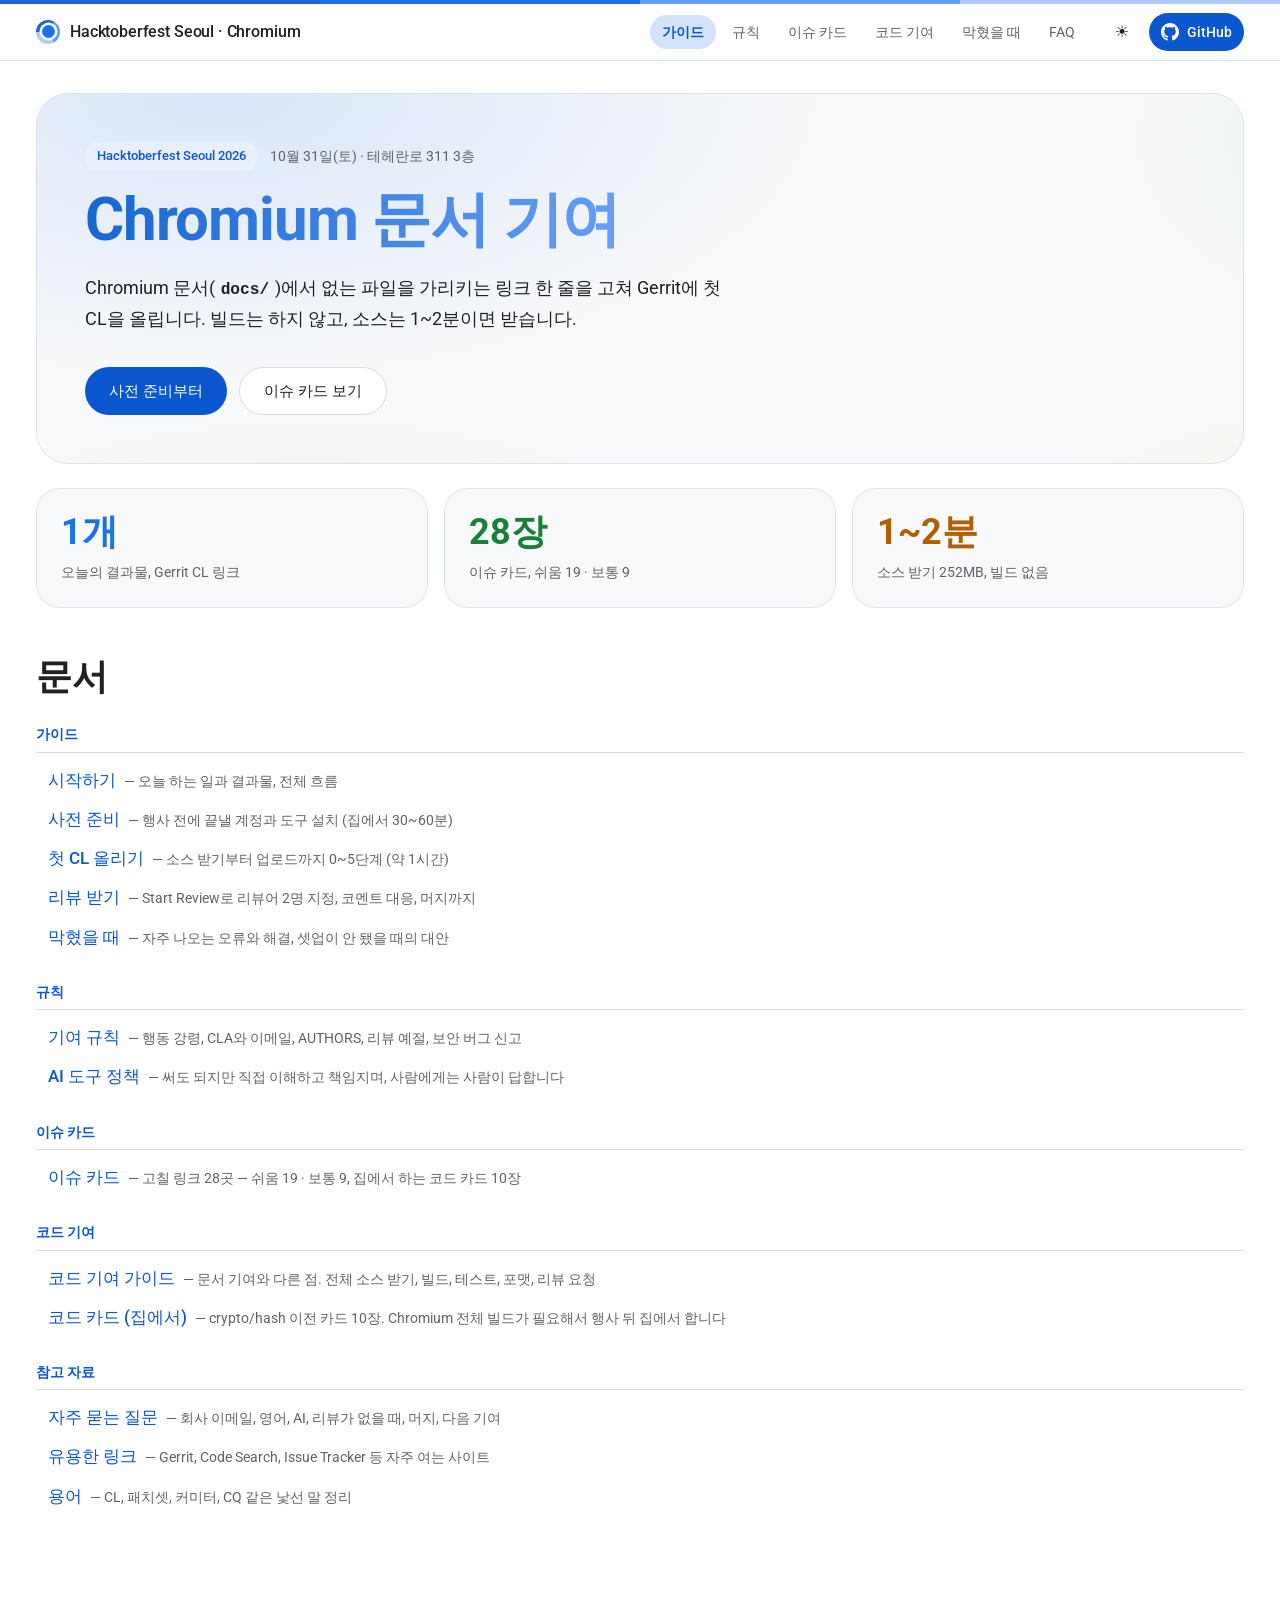
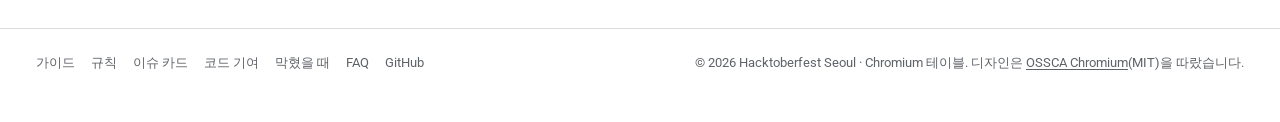
<file: docs/index.html>
<!doctype html>
<html lang="ko">
<head>
<meta charset="utf-8">
<meta name="viewport" content="width=device-width, initial-scale=1">
<title>Hacktoberfest Seoul · Chromium 가이드</title>
<meta name="description" content="Hacktoberfest Seoul 2026 Chromium 테이블. Chromium 문서의 깨진 링크를 고쳐 Gerrit에 첫 CL을 올리는 가이드.">
<meta property="og:title" content="Hacktoberfest Seoul · Chromium 가이드">
<meta property="og:description" content="Hacktoberfest Seoul 2026 Chromium 테이블. Chromium 문서의 깨진 링크를 고쳐 Gerrit에 첫 CL을 올리는 가이드.">
<meta property="og:type" content="website">
<meta name="theme-color" content="#ffffff">
<link rel="icon" href="assets/favicon.png">
<link rel="preconnect" href="https://fonts.googleapis.com">
<link rel="preconnect" href="https://fonts.gstatic.com" crossorigin>
<link rel="stylesheet" href="https://fonts.googleapis.com/css2?family=Roboto:wght@400;500;700&display=swap">
<link rel="stylesheet" href="assets/site.css">
<script>(function(){try{var t=localStorage.getItem('theme');var d=t?t==='dark':window.matchMedia('(prefers-color-scheme: dark)').matches;if(d)document.documentElement.classList.add('dark');}catch(e){}})();</script>
</head>
<body>
<a class="skip" href="#main">본문으로 건너뛰기</a>
<header class="site-header">
  <div class="strip" aria-hidden="true"></div>
  <div class="container header-row">
    <a class="brand" href="index.html"><span class="mark" aria-hidden="true"><span></span></span><span class="brand-text">Hacktoberfest Seoul · Chromium</span></a>
    <nav class="site-nav" aria-label="주 메뉴"><a href="index.html" aria-current="page" class="is-active">가이드</a><a href="rules.html">규칙</a><a href="cards.html">이슈 카드</a><a href="code-guide.html">코드 기여</a><a href="troubleshooting.html">막혔을 때</a><a href="faq.html">FAQ</a></nav>
    <div class="header-actions">
      <button type="button" class="theme-toggle" aria-label="테마 전환"><span class="sun">☀️</span><span class="moon">🌙</span></button>
      <a class="gh-pill" href="https://github.com/jmsmg/hacktoberfest-seoul-2026-chromium" target="_blank" rel="noopener" aria-label="GitHub 저장소"><svg xmlns="http://www.w3.org/2000/svg" width="18" height="18" viewBox="0 0 24 24" fill="currentColor" aria-hidden="true"><path d="M12 0c-6.626 0-12 5.373-12 12 0 5.302 3.438 9.8 8.207 11.387.599.111.793-.261.793-.577v-2.234c-3.338.726-4.033-1.416-4.033-1.416-.546-1.387-1.333-1.756-1.333-1.756-1.089-.745.083-.729.083-.729 1.205.084 1.839 1.237 1.839 1.237 1.07 1.834 2.807 1.304 3.492.997.107-.775.418-1.305.762-1.604-2.665-.305-5.467-1.334-5.467-5.931 0-1.311.469-2.381 1.236-3.221-.124-.303-.535-1.524.117-3.176 0 0 1.008-.322 3.301 1.23.957-.266 1.983-.399 3.003-.404 1.02.005 2.047.138 3.006.404 2.291-1.552 3.297-1.23 3.297-1.23.653 1.653.242 2.874.118 3.176.77.84 1.235 1.911 1.235 3.221 0 4.609-2.807 5.624-5.479 5.921.43.372.823 1.102.823 2.222v3.293c0 .319.192.694.801.576 4.765-1.589 8.199-6.086 8.199-11.386 0-6.627-5.373-12-12-12z"/></svg><span>GitHub</span></a>
    </div>
  </div>
</header>
<main id="main" class="container main">
<section class="hero brand-mesh">
  <p class="eyebrow"><span class="label-chip">Hacktoberfest Seoul 2026</span><span>10월 31일(토) · 테헤란로 311 3층</span></p>
  <h1 class="hero-title"><span class="brand-gradient-text">Chromium 문서 기여</span></h1>
  <p class="hero-lead">Chromium 문서(<code>docs/</code>)에서 없는 파일을 가리키는 링크 한 줄을 고쳐 Gerrit에 첫 CL을 올립니다. 빌드는 하지 않고, 소스는 1~2분이면 받습니다.</p>
  <div class="hero-cta"><a class="btn btn-primary" href="setup.html">사전 준비부터</a><a class="btn btn-outline" href="cards.html">이슈 카드 보기</a></div>
</section>
<section class="stats" aria-label="한눈에">
  <div class="stat"><p class="stat-num blue">1개</p><p class="stat-label">오늘의 결과물, Gerrit CL 링크</p></div>
  <div class="stat"><p class="stat-num green">28장</p><p class="stat-label">이슈 카드, 쉬움 19 · 보통 9</p></div>
  <div class="stat"><p class="stat-num amber">1~2분</p><p class="stat-label">소스 받기 252MB, 빌드 없음</p></div>
</section>
<section class="home-docs">
  <h2 class="page-title">문서</h2>
<section class="index-group"><h2>가이드</h2><ul><li><a href="start.html"><span class="index-title">시작하기</span><span class="index-desc">— 오늘 하는 일과 결과물, 전체 흐름</span></a></li><li><a href="setup.html"><span class="index-title">사전 준비</span><span class="index-desc">— 행사 전에 끝낼 계정과 도구 설치 (집에서 30~60분)</span></a></li><li><a href="first-cl.html"><span class="index-title">첫 CL 올리기</span><span class="index-desc">— 소스 받기부터 업로드까지 0~5단계 (약 1시간)</span></a></li><li><a href="review.html"><span class="index-title">리뷰 받기</span><span class="index-desc">— Start Review로 리뷰어 2명 지정, 코멘트 대응, 머지까지</span></a></li><li><a href="troubleshooting.html"><span class="index-title">막혔을 때</span><span class="index-desc">— 자주 나오는 오류와 해결, 셋업이 안 됐을 때의 대안</span></a></li></ul></section>
<section class="index-group"><h2>규칙</h2><ul><li><a href="rules.html"><span class="index-title">기여 규칙</span><span class="index-desc">— 행동 강령, CLA와 이메일, AUTHORS, 리뷰 예절, 보안 버그 신고</span></a></li><li><a href="ai.html"><span class="index-title">AI 도구 정책</span><span class="index-desc">— 써도 되지만 직접 이해하고 책임지며, 사람에게는 사람이 답합니다</span></a></li></ul></section>
<section class="index-group"><h2>이슈 카드</h2><ul><li><a href="cards.html"><span class="index-title">이슈 카드</span><span class="index-desc">— 고칠 링크 28곳 — 쉬움 19 · 보통 9, 집에서 하는 코드 카드 10장</span></a></li></ul></section>
<section class="index-group"><h2>코드 기여</h2><ul><li><a href="code-guide.html"><span class="index-title">코드 기여 가이드</span><span class="index-desc">— 문서 기여와 다른 점. 전체 소스 받기, 빌드, 테스트, 포맷, 리뷰 요청</span></a></li><li><a href="code.html"><span class="index-title">코드 카드 (집에서)</span><span class="index-desc">— crypto/hash 이전 카드 10장. Chromium 전체 빌드가 필요해서 행사 뒤 집에서 합니다</span></a></li></ul></section>
<section class="index-group"><h2>참고 자료</h2><ul><li><a href="faq.html"><span class="index-title">자주 묻는 질문</span><span class="index-desc">— 회사 이메일, 영어, AI, 리뷰가 없을 때, 머지, 다음 기여</span></a></li><li><a href="links.html"><span class="index-title">유용한 링크</span><span class="index-desc">— Gerrit, Code Search, Issue Tracker 등 자주 여는 사이트</span></a></li><li><a href="glossary.html"><span class="index-title">용어</span><span class="index-desc">— CL, 패치셋, 커미터, CQ 같은 낯선 말 정리</span></a></li></ul></section>
</section>
</main>
<footer class="site-footer">
  <div class="container footer-row">
    <nav class="footer-nav" aria-label="바닥 메뉴"><a href="index.html">가이드</a><a href="rules.html">규칙</a><a href="cards.html">이슈 카드</a><a href="code-guide.html">코드 기여</a><a href="troubleshooting.html">막혔을 때</a><a href="faq.html">FAQ</a><a href="https://github.com/jmsmg/hacktoberfest-seoul-2026-chromium" target="_blank" rel="noopener">GitHub</a></nav>
    <p>© 2026 Hacktoberfest Seoul · Chromium 테이블. 디자인은 <a href="https://github.com/OSSCA-chromium/contributions" target="_blank" rel="noopener">OSSCA Chromium</a>(MIT)을 따랐습니다.</p>
  </div>
</footer>
<script src="assets/site.js"></script>
</body>
</html>
</file>
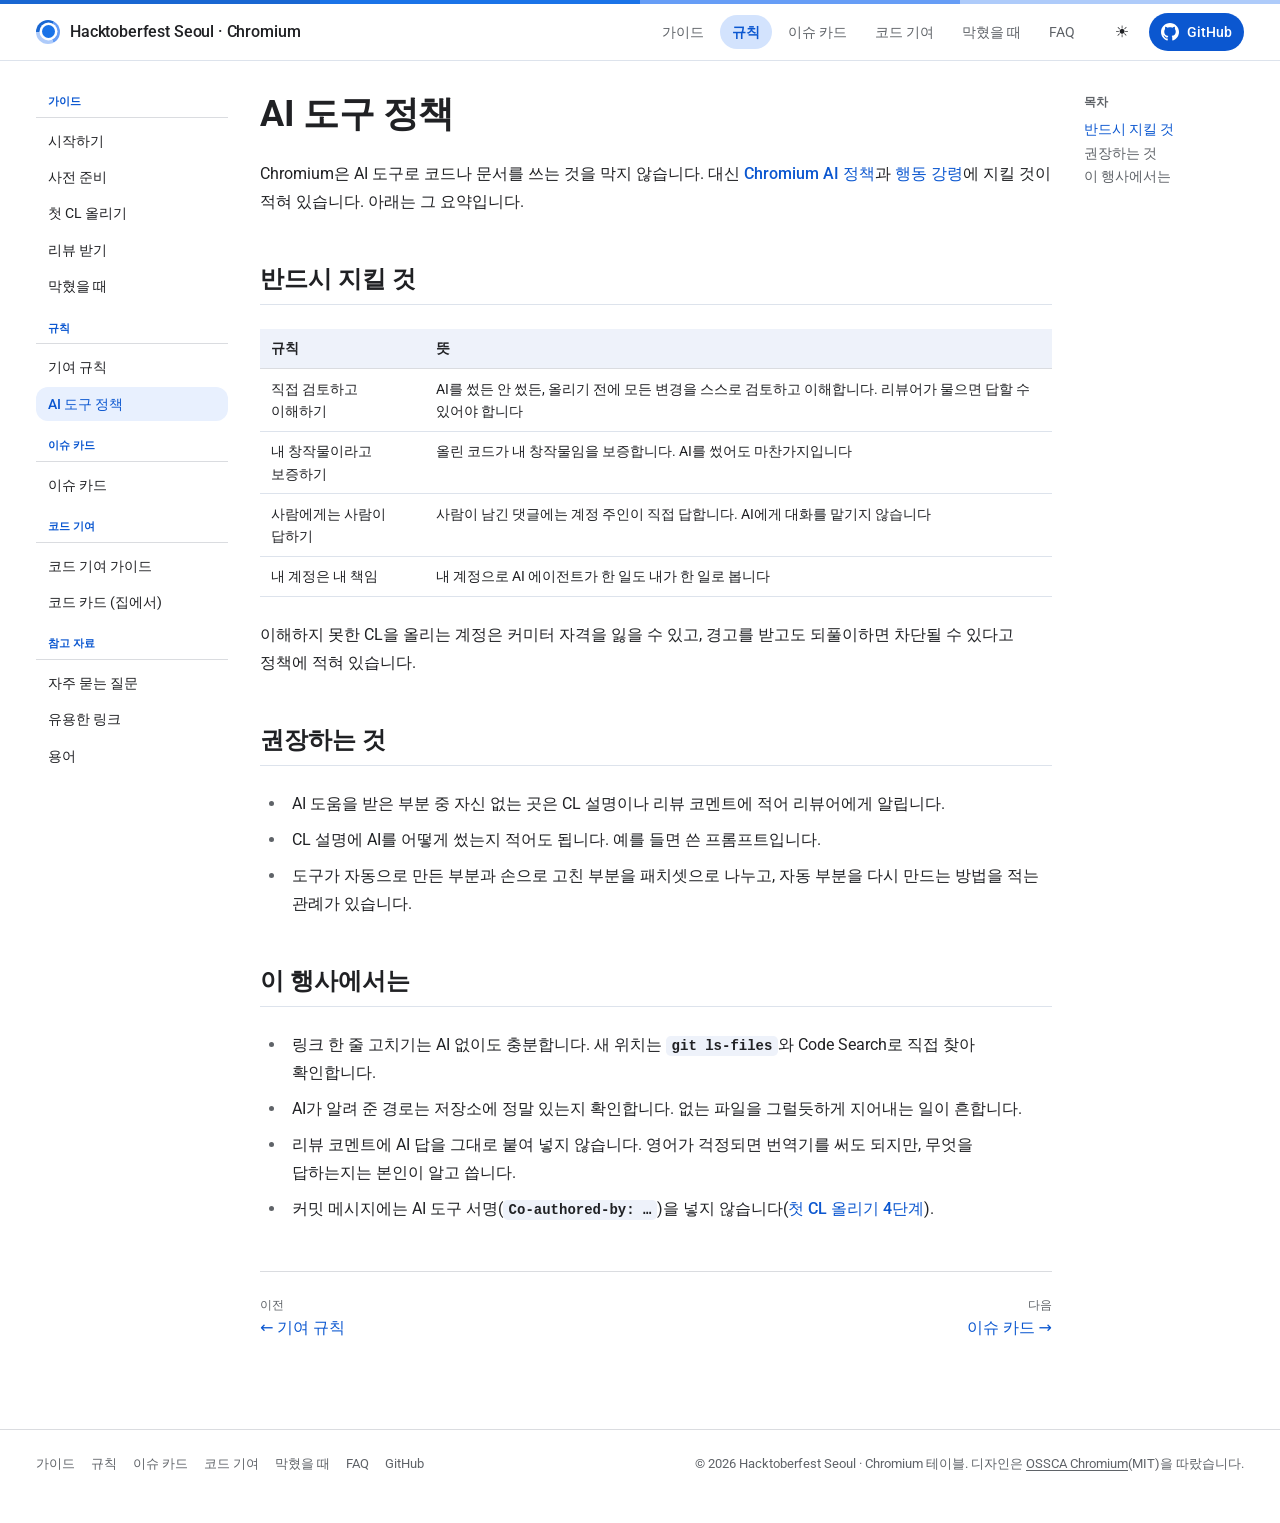
<file: docs/ai.html>
<!doctype html>
<html lang="ko">
<head>
<meta charset="utf-8">
<meta name="viewport" content="width=device-width, initial-scale=1">
<title>AI 도구 정책 | Hacktoberfest Seoul · Chromium</title>
<meta name="description" content="써도 되지만 직접 이해하고 책임지며, 사람에게는 사람이 답합니다">
<meta property="og:title" content="AI 도구 정책 | Hacktoberfest Seoul · Chromium">
<meta property="og:description" content="써도 되지만 직접 이해하고 책임지며, 사람에게는 사람이 답합니다">
<meta property="og:type" content="website">
<meta name="theme-color" content="#ffffff">
<link rel="icon" href="assets/favicon.png">
<link rel="preconnect" href="https://fonts.googleapis.com">
<link rel="preconnect" href="https://fonts.gstatic.com" crossorigin>
<link rel="stylesheet" href="https://fonts.googleapis.com/css2?family=Roboto:wght@400;500;700&display=swap">
<link rel="stylesheet" href="assets/site.css">
<script>(function(){try{var t=localStorage.getItem('theme');var d=t?t==='dark':window.matchMedia('(prefers-color-scheme: dark)').matches;if(d)document.documentElement.classList.add('dark');}catch(e){}})();</script>
</head>
<body>
<a class="skip" href="#main">본문으로 건너뛰기</a>
<header class="site-header">
  <div class="strip" aria-hidden="true"></div>
  <div class="container header-row">
    <a class="brand" href="index.html"><span class="mark" aria-hidden="true"><span></span></span><span class="brand-text">Hacktoberfest Seoul · Chromium</span></a>
    <nav class="site-nav" aria-label="주 메뉴"><a href="index.html">가이드</a><a href="rules.html" aria-current="page" class="is-active">규칙</a><a href="cards.html">이슈 카드</a><a href="code-guide.html">코드 기여</a><a href="troubleshooting.html">막혔을 때</a><a href="faq.html">FAQ</a></nav>
    <div class="header-actions">
      <button type="button" class="theme-toggle" aria-label="테마 전환"><span class="sun">☀️</span><span class="moon">🌙</span></button>
      <a class="gh-pill" href="https://github.com/jmsmg/hacktoberfest-seoul-2026-chromium" target="_blank" rel="noopener" aria-label="GitHub 저장소"><svg xmlns="http://www.w3.org/2000/svg" width="18" height="18" viewBox="0 0 24 24" fill="currentColor" aria-hidden="true"><path d="M12 0c-6.626 0-12 5.373-12 12 0 5.302 3.438 9.8 8.207 11.387.599.111.793-.261.793-.577v-2.234c-3.338.726-4.033-1.416-4.033-1.416-.546-1.387-1.333-1.756-1.333-1.756-1.089-.745.083-.729.083-.729 1.205.084 1.839 1.237 1.839 1.237 1.07 1.834 2.807 1.304 3.492.997.107-.775.418-1.305.762-1.604-2.665-.305-5.467-1.334-5.467-5.931 0-1.311.469-2.381 1.236-3.221-.124-.303-.535-1.524.117-3.176 0 0 1.008-.322 3.301 1.23.957-.266 1.983-.399 3.003-.404 1.02.005 2.047.138 3.006.404 2.291-1.552 3.297-1.23 3.297-1.23.653 1.653.242 2.874.118 3.176.77.84 1.235 1.911 1.235 3.221 0 4.609-2.807 5.624-5.479 5.921.43.372.823 1.102.823 2.222v3.293c0 .319.192.694.801.576 4.765-1.589 8.199-6.086 8.199-11.386 0-6.627-5.373-12-12-12z"/></svg><span>GitHub</span></a>
    </div>
  </div>
</header>
<main id="main" class="container main">
<div class="doc-layout">
  <aside class="doc-sidebar"><div class="docs-group"><h2>가이드</h2><ul><li><a href="start.html">시작하기</a></li><li><a href="setup.html">사전 준비</a></li><li><a href="first-cl.html">첫 CL 올리기</a></li><li><a href="review.html">리뷰 받기</a></li><li><a href="troubleshooting.html">막혔을 때</a></li></ul></div><div class="docs-group"><h2>규칙</h2><ul><li><a href="rules.html">기여 규칙</a></li><li><a href="ai.html" aria-current="page" class="is-active">AI 도구 정책</a></li></ul></div><div class="docs-group"><h2>이슈 카드</h2><ul><li><a href="cards.html">이슈 카드</a></li></ul></div><div class="docs-group"><h2>코드 기여</h2><ul><li><a href="code-guide.html">코드 기여 가이드</a></li><li><a href="code.html">코드 카드 (집에서)</a></li></ul></div><div class="docs-group"><h2>참고 자료</h2><ul><li><a href="faq.html">자주 묻는 질문</a></li><li><a href="links.html">유용한 링크</a></li><li><a href="glossary.html">용어</a></li></ul></div></aside>
  <article class="doc">
    <details class="m-only m-collapse"><summary>문서 목록</summary><div class="m-collapse-body"><div class="docs-group"><h2>가이드</h2><ul><li><a href="start.html">시작하기</a></li><li><a href="setup.html">사전 준비</a></li><li><a href="first-cl.html">첫 CL 올리기</a></li><li><a href="review.html">리뷰 받기</a></li><li><a href="troubleshooting.html">막혔을 때</a></li></ul></div><div class="docs-group"><h2>규칙</h2><ul><li><a href="rules.html">기여 규칙</a></li><li><a href="ai.html" aria-current="page" class="is-active">AI 도구 정책</a></li></ul></div><div class="docs-group"><h2>이슈 카드</h2><ul><li><a href="cards.html">이슈 카드</a></li></ul></div><div class="docs-group"><h2>코드 기여</h2><ul><li><a href="code-guide.html">코드 기여 가이드</a></li><li><a href="code.html">코드 카드 (집에서)</a></li></ul></div><div class="docs-group"><h2>참고 자료</h2><ul><li><a href="faq.html">자주 묻는 질문</a></li><li><a href="links.html">유용한 링크</a></li><li><a href="glossary.html">용어</a></li></ul></div></div></details>
    <details class="m-only m-collapse"><summary>목차</summary><div class="m-collapse-body toc"><ul><li class="lv2"><a href="#반드시-지킬-것">반드시 지킬 것</a></li><li class="lv2"><a href="#권장하는-것">권장하는 것</a></li><li class="lv2"><a href="#이-행사에서는">이 행사에서는</a></li></ul></div></details>
    <h1 class="page-title">AI 도구 정책</h1>
    <div class="prose">
<p>Chromium은 AI 도구로 코드나 문서를 쓰는 것을 막지 않습니다. 대신 <a href="https://chromium.googlesource.com/chromium/src/+/main/agents/ai_policy.md" target="_blank" rel="noopener">Chromium AI 정책</a>과 <a href="https://chromium.googlesource.com/chromium/src/+/main/CODE_OF_CONDUCT.md" target="_blank" rel="noopener">행동 강령</a>에 지킬 것이 적혀 있습니다. 아래는 그 요약입니다.</p>
<h2 id="반드시-지킬-것">반드시 지킬 것<a class="anchor" href="#반드시-지킬-것" aria-label="이 절 링크">#</a></h2>
<div class="table-wrap"><table class="stack">
<thead>
<tr>
<th>규칙</th>
<th>뜻</th>
</tr>
</thead>
<tbody><tr>
<td data-label="규칙">직접 검토하고 이해하기</td>
<td data-label="뜻">AI를 썼든 안 썼든, 올리기 전에 모든 변경을 스스로 검토하고 이해합니다. 리뷰어가 물으면 답할 수 있어야 합니다</td>
</tr>
<tr>
<td data-label="규칙">내 창작물이라고 보증하기</td>
<td data-label="뜻">올린 코드가 내 창작물임을 보증합니다. AI를 썼어도 마찬가지입니다</td>
</tr>
<tr>
<td data-label="규칙">사람에게는 사람이 답하기</td>
<td data-label="뜻">사람이 남긴 댓글에는 계정 주인이 직접 답합니다. AI에게 대화를 맡기지 않습니다</td>
</tr>
<tr>
<td data-label="규칙">내 계정은 내 책임</td>
<td data-label="뜻">내 계정으로 AI 에이전트가 한 일도 내가 한 일로 봅니다</td>
</tr>
</tbody></table></div>
<p>이해하지 못한 CL을 올리는 계정은 커미터 자격을 잃을 수 있고, 경고를 받고도 되풀이하면 차단될 수 있다고 정책에 적혀 있습니다.</p>
<h2 id="권장하는-것">권장하는 것<a class="anchor" href="#권장하는-것" aria-label="이 절 링크">#</a></h2>
<ul>
<li>AI 도움을 받은 부분 중 자신 없는 곳은 CL 설명이나 리뷰 코멘트에 적어 리뷰어에게 알립니다.</li>
<li>CL 설명에 AI를 어떻게 썼는지 적어도 됩니다. 예를 들면 쓴 프롬프트입니다.</li>
<li>도구가 자동으로 만든 부분과 손으로 고친 부분을 패치셋으로 나누고, 자동 부분을 다시 만드는 방법을 적는 관례가 있습니다.</li>
</ul>
<h2 id="이-행사에서는">이 행사에서는<a class="anchor" href="#이-행사에서는" aria-label="이 절 링크">#</a></h2>
<ul>
<li>링크 한 줄 고치기는 AI 없이도 충분합니다. 새 위치는 <code>git ls-files</code>와 Code Search로 직접 찾아 확인합니다.</li>
<li>AI가 알려 준 경로는 저장소에 정말 있는지 확인합니다. 없는 파일을 그럴듯하게 지어내는 일이 흔합니다.</li>
<li>리뷰 코멘트에 AI 답을 그대로 붙여 넣지 않습니다. 영어가 걱정되면 번역기를 써도 되지만, 무엇을 답하는지는 본인이 알고 씁니다.</li>
<li>커밋 메시지에는 AI 도구 서명(<code>Co-authored-by: …</code>)을 넣지 않습니다(<a href="first-cl.html">첫 CL 올리기 4단계</a>).</li>
</ul>

    </div>
    <nav class="pager" aria-label="이전 다음 문서"><a class="prev" href="rules.html"><span>이전</span>← 기여 규칙</a><a class="next" href="cards.html"><span>다음</span>이슈 카드 →</a></nav>
  </article>
  <aside class="doc-toc"><nav class="toc" aria-label="목차"><h2>목차</h2><ul><li class="lv2"><a href="#반드시-지킬-것">반드시 지킬 것</a></li><li class="lv2"><a href="#권장하는-것">권장하는 것</a></li><li class="lv2"><a href="#이-행사에서는">이 행사에서는</a></li></ul></nav></aside>
</div>
</main>
<footer class="site-footer">
  <div class="container footer-row">
    <nav class="footer-nav" aria-label="바닥 메뉴"><a href="index.html">가이드</a><a href="rules.html">규칙</a><a href="cards.html">이슈 카드</a><a href="code-guide.html">코드 기여</a><a href="troubleshooting.html">막혔을 때</a><a href="faq.html">FAQ</a><a href="https://github.com/jmsmg/hacktoberfest-seoul-2026-chromium" target="_blank" rel="noopener">GitHub</a></nav>
    <p>© 2026 Hacktoberfest Seoul · Chromium 테이블. 디자인은 <a href="https://github.com/OSSCA-chromium/contributions" target="_blank" rel="noopener">OSSCA Chromium</a>(MIT)을 따랐습니다.</p>
  </div>
</footer>
<script src="assets/site.js"></script>
</body>
</html>
</file>
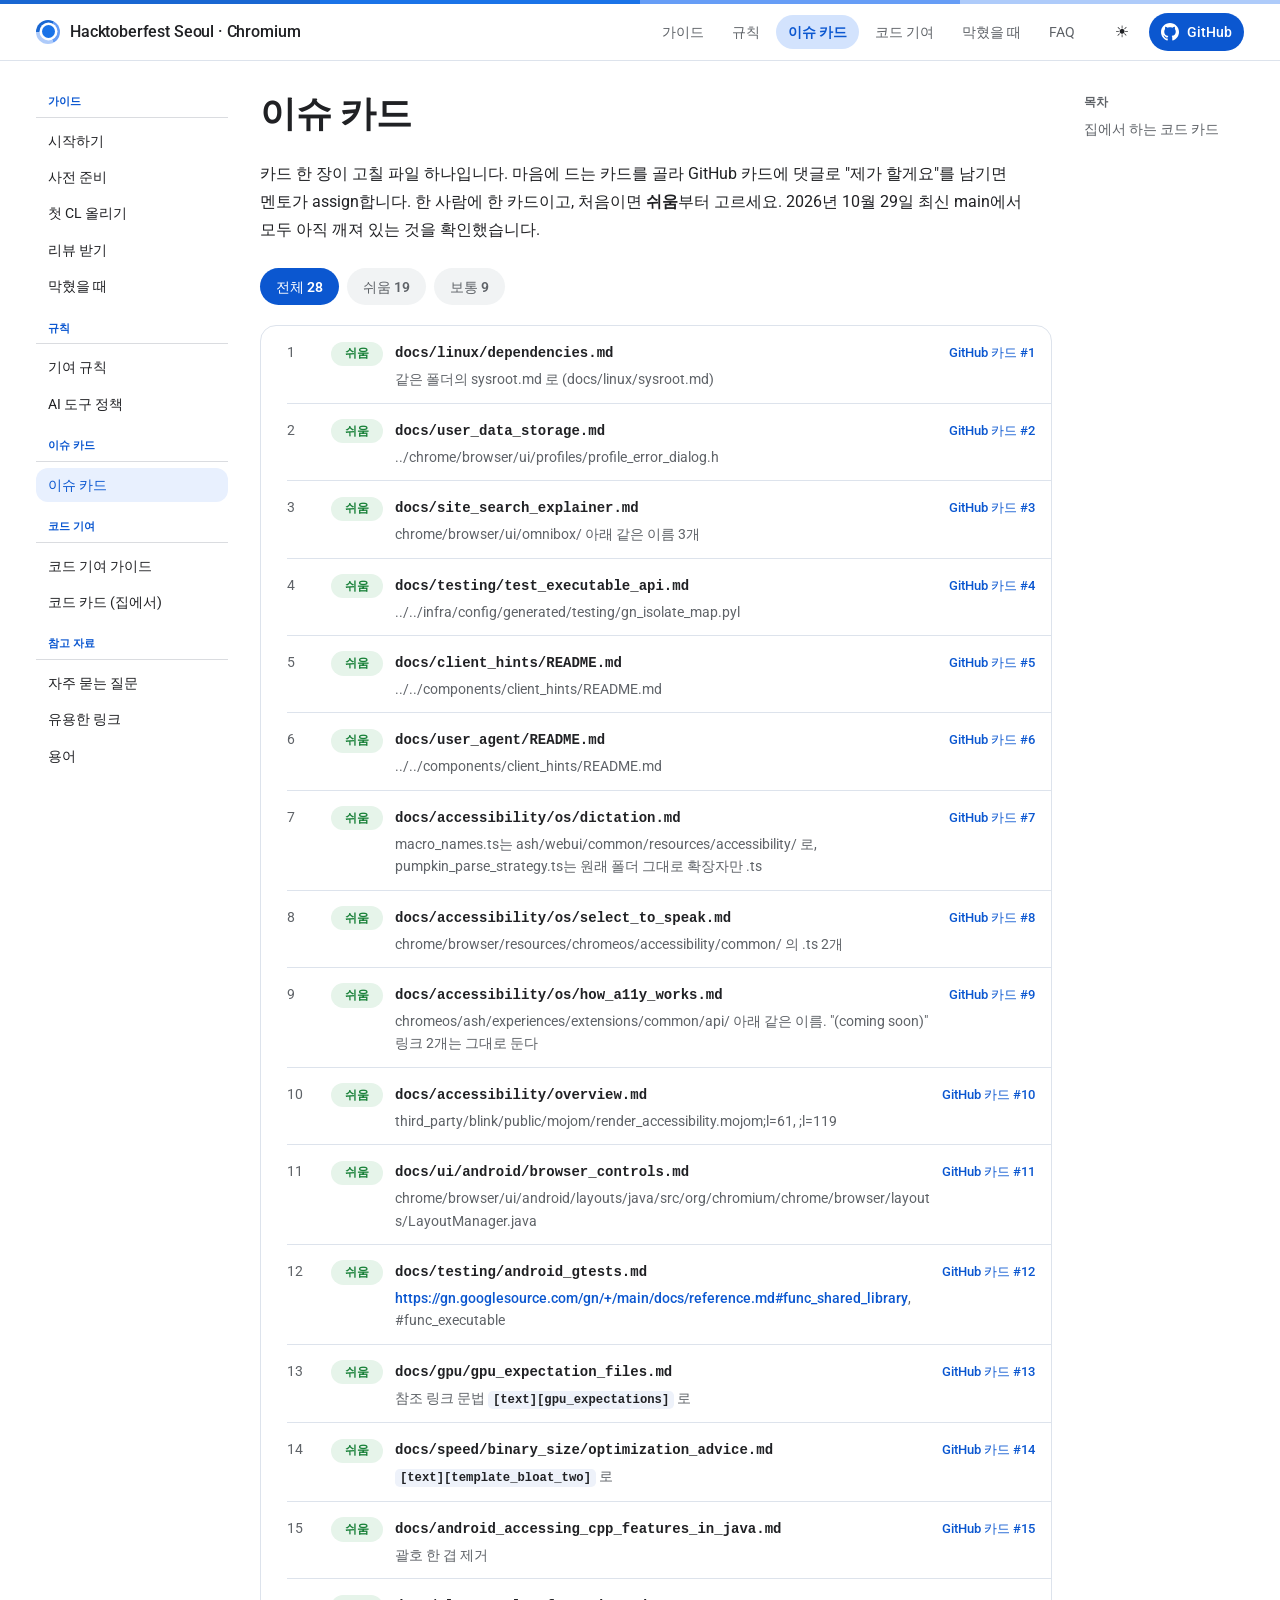
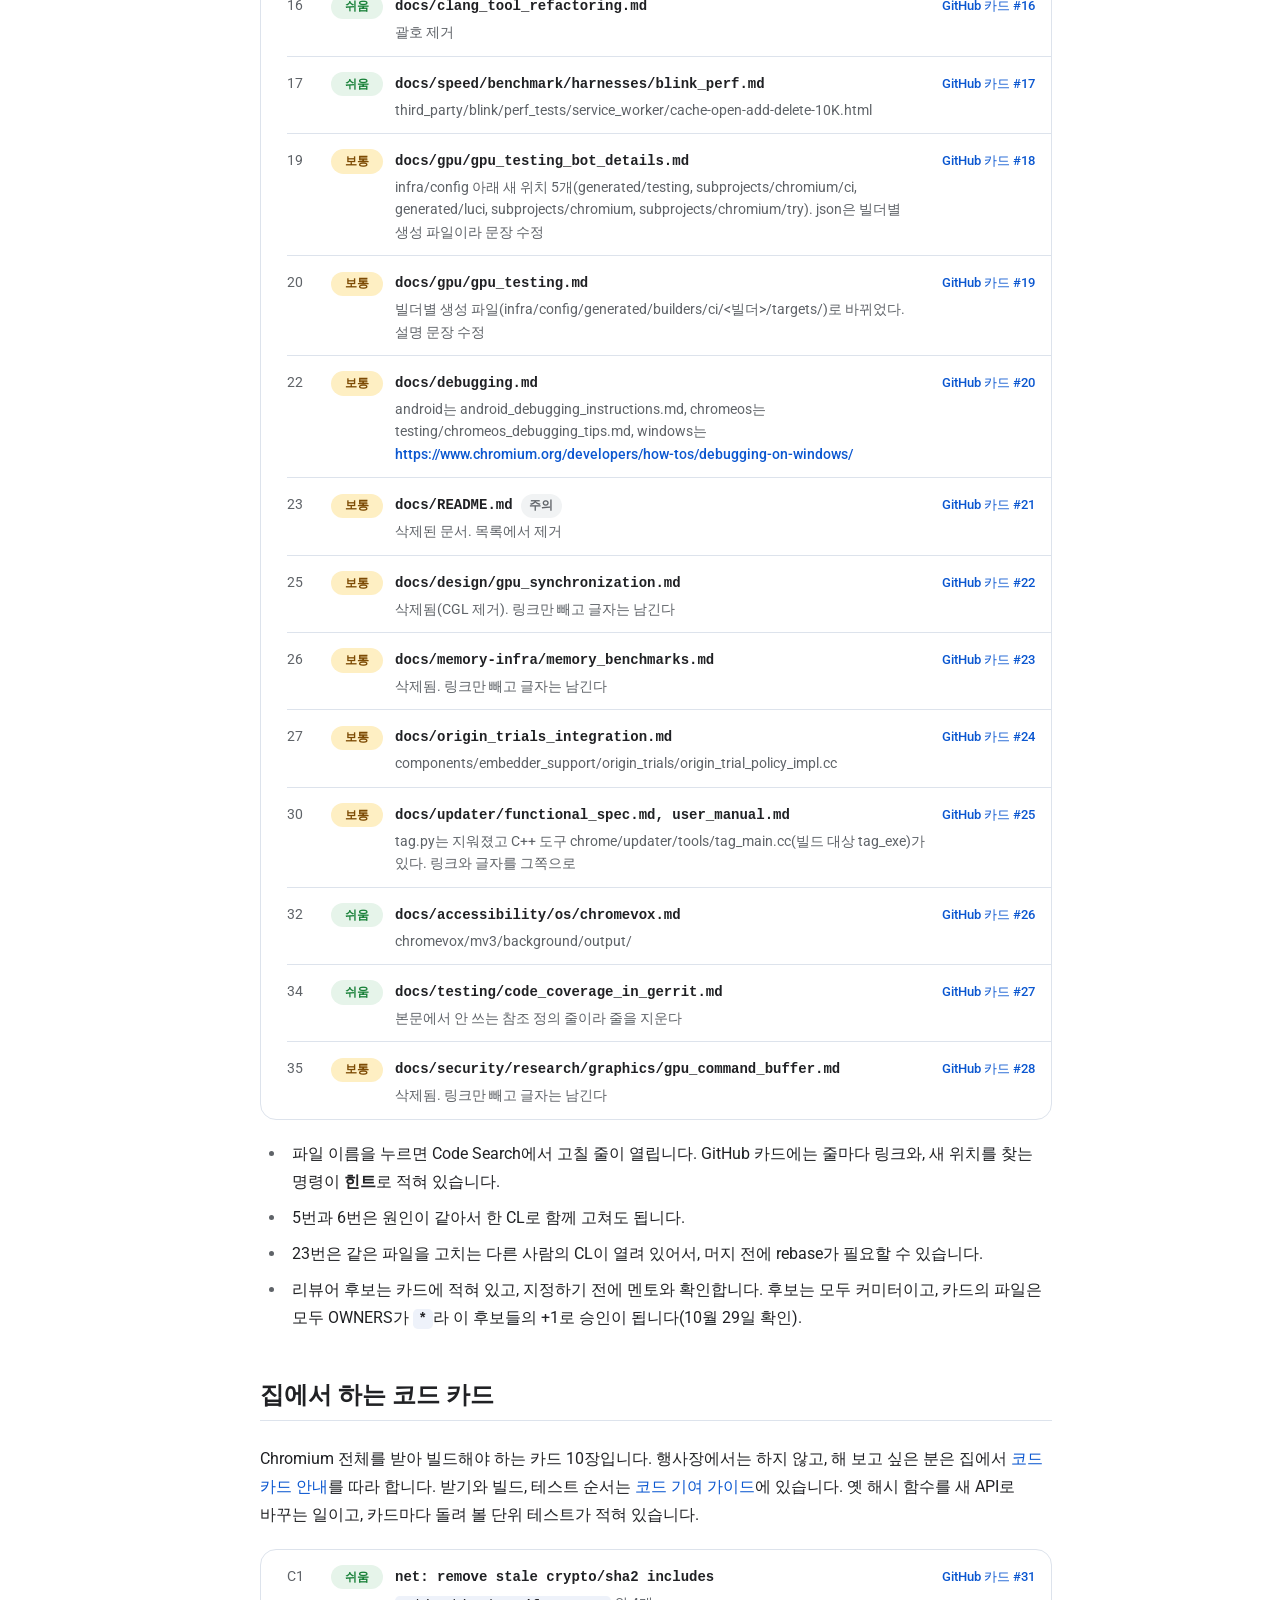
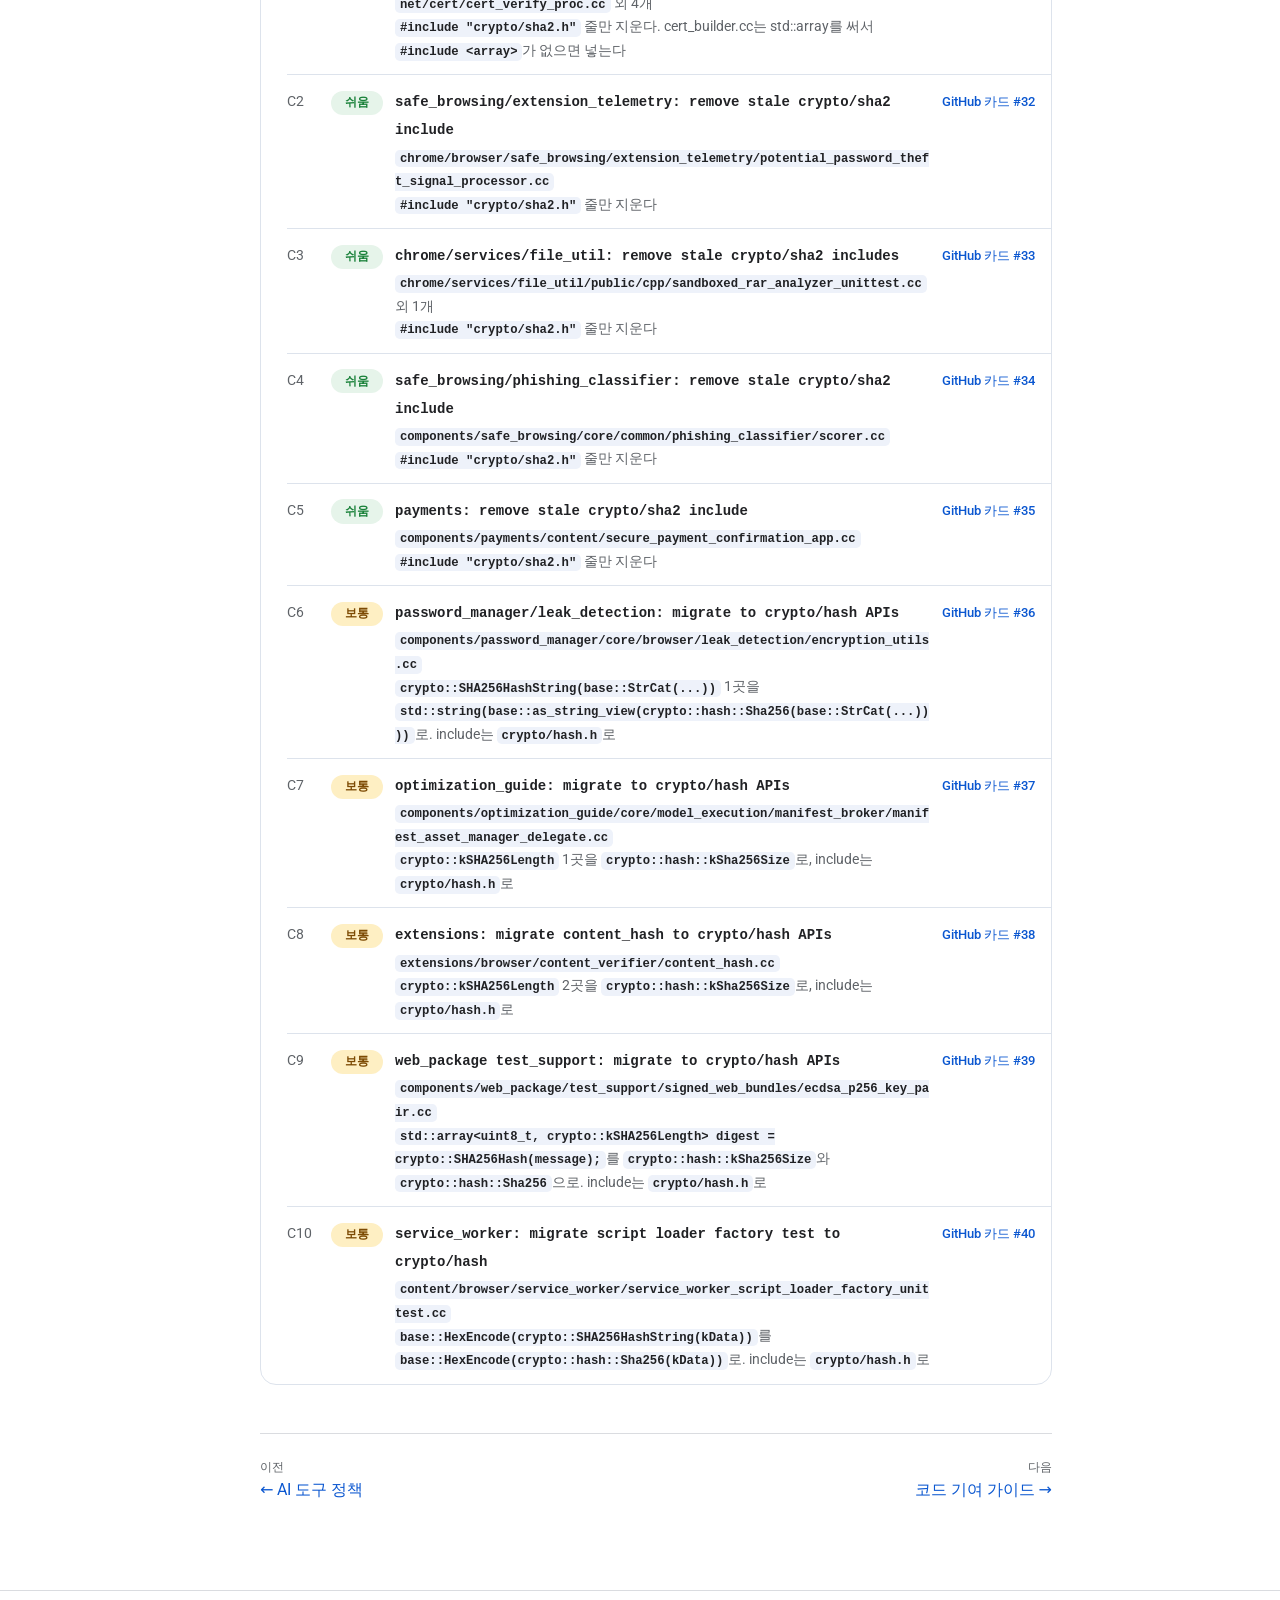
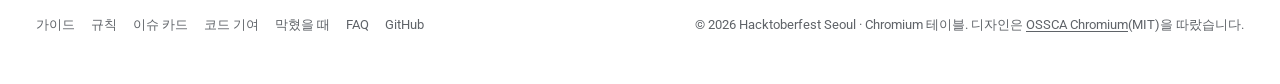
<file: docs/cards.html>
<!doctype html>
<html lang="ko">
<head>
<meta charset="utf-8">
<meta name="viewport" content="width=device-width, initial-scale=1">
<title>이슈 카드 | Hacktoberfest Seoul · Chromium</title>
<meta name="description" content="고칠 링크 28곳 — 쉬움 19 · 보통 9, 집에서 하는 코드 카드 10장">
<meta property="og:title" content="이슈 카드 | Hacktoberfest Seoul · Chromium">
<meta property="og:description" content="고칠 링크 28곳 — 쉬움 19 · 보통 9, 집에서 하는 코드 카드 10장">
<meta property="og:type" content="website">
<meta name="theme-color" content="#ffffff">
<link rel="icon" href="assets/favicon.png">
<link rel="preconnect" href="https://fonts.googleapis.com">
<link rel="preconnect" href="https://fonts.gstatic.com" crossorigin>
<link rel="stylesheet" href="https://fonts.googleapis.com/css2?family=Roboto:wght@400;500;700&display=swap">
<link rel="stylesheet" href="assets/site.css">
<script>(function(){try{var t=localStorage.getItem('theme');var d=t?t==='dark':window.matchMedia('(prefers-color-scheme: dark)').matches;if(d)document.documentElement.classList.add('dark');}catch(e){}})();</script>
</head>
<body>
<a class="skip" href="#main">본문으로 건너뛰기</a>
<header class="site-header">
  <div class="strip" aria-hidden="true"></div>
  <div class="container header-row">
    <a class="brand" href="index.html"><span class="mark" aria-hidden="true"><span></span></span><span class="brand-text">Hacktoberfest Seoul · Chromium</span></a>
    <nav class="site-nav" aria-label="주 메뉴"><a href="index.html">가이드</a><a href="rules.html">규칙</a><a href="cards.html" aria-current="page" class="is-active">이슈 카드</a><a href="code-guide.html">코드 기여</a><a href="troubleshooting.html">막혔을 때</a><a href="faq.html">FAQ</a></nav>
    <div class="header-actions">
      <button type="button" class="theme-toggle" aria-label="테마 전환"><span class="sun">☀️</span><span class="moon">🌙</span></button>
      <a class="gh-pill" href="https://github.com/jmsmg/hacktoberfest-seoul-2026-chromium" target="_blank" rel="noopener" aria-label="GitHub 저장소"><svg xmlns="http://www.w3.org/2000/svg" width="18" height="18" viewBox="0 0 24 24" fill="currentColor" aria-hidden="true"><path d="M12 0c-6.626 0-12 5.373-12 12 0 5.302 3.438 9.8 8.207 11.387.599.111.793-.261.793-.577v-2.234c-3.338.726-4.033-1.416-4.033-1.416-.546-1.387-1.333-1.756-1.333-1.756-1.089-.745.083-.729.083-.729 1.205.084 1.839 1.237 1.839 1.237 1.07 1.834 2.807 1.304 3.492.997.107-.775.418-1.305.762-1.604-2.665-.305-5.467-1.334-5.467-5.931 0-1.311.469-2.381 1.236-3.221-.124-.303-.535-1.524.117-3.176 0 0 1.008-.322 3.301 1.23.957-.266 1.983-.399 3.003-.404 1.02.005 2.047.138 3.006.404 2.291-1.552 3.297-1.23 3.297-1.23.653 1.653.242 2.874.118 3.176.77.84 1.235 1.911 1.235 3.221 0 4.609-2.807 5.624-5.479 5.921.43.372.823 1.102.823 2.222v3.293c0 .319.192.694.801.576 4.765-1.589 8.199-6.086 8.199-11.386 0-6.627-5.373-12-12-12z"/></svg><span>GitHub</span></a>
    </div>
  </div>
</header>
<main id="main" class="container main">
<div class="doc-layout">
  <aside class="doc-sidebar"><div class="docs-group"><h2>가이드</h2><ul><li><a href="start.html">시작하기</a></li><li><a href="setup.html">사전 준비</a></li><li><a href="first-cl.html">첫 CL 올리기</a></li><li><a href="review.html">리뷰 받기</a></li><li><a href="troubleshooting.html">막혔을 때</a></li></ul></div><div class="docs-group"><h2>규칙</h2><ul><li><a href="rules.html">기여 규칙</a></li><li><a href="ai.html">AI 도구 정책</a></li></ul></div><div class="docs-group"><h2>이슈 카드</h2><ul><li><a href="cards.html" aria-current="page" class="is-active">이슈 카드</a></li></ul></div><div class="docs-group"><h2>코드 기여</h2><ul><li><a href="code-guide.html">코드 기여 가이드</a></li><li><a href="code.html">코드 카드 (집에서)</a></li></ul></div><div class="docs-group"><h2>참고 자료</h2><ul><li><a href="faq.html">자주 묻는 질문</a></li><li><a href="links.html">유용한 링크</a></li><li><a href="glossary.html">용어</a></li></ul></div></aside>
  <article class="doc">
    <details class="m-only m-collapse"><summary>문서 목록</summary><div class="m-collapse-body"><div class="docs-group"><h2>가이드</h2><ul><li><a href="start.html">시작하기</a></li><li><a href="setup.html">사전 준비</a></li><li><a href="first-cl.html">첫 CL 올리기</a></li><li><a href="review.html">리뷰 받기</a></li><li><a href="troubleshooting.html">막혔을 때</a></li></ul></div><div class="docs-group"><h2>규칙</h2><ul><li><a href="rules.html">기여 규칙</a></li><li><a href="ai.html">AI 도구 정책</a></li></ul></div><div class="docs-group"><h2>이슈 카드</h2><ul><li><a href="cards.html" aria-current="page" class="is-active">이슈 카드</a></li></ul></div><div class="docs-group"><h2>코드 기여</h2><ul><li><a href="code-guide.html">코드 기여 가이드</a></li><li><a href="code.html">코드 카드 (집에서)</a></li></ul></div><div class="docs-group"><h2>참고 자료</h2><ul><li><a href="faq.html">자주 묻는 질문</a></li><li><a href="links.html">유용한 링크</a></li><li><a href="glossary.html">용어</a></li></ul></div></div></details>
    
    <h1 class="page-title">이슈 카드</h1>
    <div class="prose">
<p>카드 한 장이 고칠 파일 하나입니다. 마음에 드는 카드를 골라 GitHub 카드에 댓글로 &quot;제가 할게요&quot;를 남기면 멘토가 assign합니다. 한 사람에 한 카드이고, 처음이면 <strong>쉬움</strong>부터 고르세요. 2026년 10월 29일 최신 main에서 모두 아직 깨져 있는 것을 확인했습니다.</p>
<div class="card-filters" role="group" aria-label="난이도로 거르기"><button type="button" class="chip is-active" data-filter="all" aria-pressed="true">전체 <b>28</b></button><button type="button" class="chip" data-filter="쉬움" aria-pressed="false">쉬움 <b>19</b></button><button type="button" class="chip" data-filter="보통" aria-pressed="false">보통 <b>9</b></button></div>
<ol class="card-list docs-cards">
<li class="card-row" data-level="쉬움">
  <span class="card-num">1</span>
  <span class="badge badge-easy">쉬움</span>
  <div class="card-body"><a class="card-file-link" href="https://source.chromium.org/chromium/chromium/src/+/main:docs/linux/dependencies.md;l=60" target="_blank" rel="noopener" title="Code Search에서 고칠 줄 열기"><code class="card-file">docs/linux/dependencies.md</code></a><p class="card-todo">같은 폴더의 sysroot.md 로 (docs/linux/sysroot.md)</p></div>
  <a class="card-open" href="https://github.com/jmsmg/hacktoberfest-seoul-2026-chromium/issues/1" target="_blank" rel="noopener">GitHub 카드 #1</a>
</li>
<li class="card-row" data-level="쉬움">
  <span class="card-num">2</span>
  <span class="badge badge-easy">쉬움</span>
  <div class="card-body"><a class="card-file-link" href="https://source.chromium.org/chromium/chromium/src/+/main:docs/user_data_storage.md;l=31" target="_blank" rel="noopener" title="Code Search에서 고칠 줄 열기"><code class="card-file">docs/user_data_storage.md</code></a><p class="card-todo">../chrome/browser/ui/profiles/profile_error_dialog.h</p></div>
  <a class="card-open" href="https://github.com/jmsmg/hacktoberfest-seoul-2026-chromium/issues/2" target="_blank" rel="noopener">GitHub 카드 #2</a>
</li>
<li class="card-row" data-level="쉬움">
  <span class="card-num">3</span>
  <span class="badge badge-easy">쉬움</span>
  <div class="card-body"><a class="card-file-link" href="https://source.chromium.org/chromium/chromium/src/+/main:docs/site_search_explainer.md;l=88" target="_blank" rel="noopener" title="Code Search에서 고칠 줄 열기"><code class="card-file">docs/site_search_explainer.md</code></a><p class="card-todo">chrome/browser/ui/omnibox/ 아래 같은 이름 3개</p></div>
  <a class="card-open" href="https://github.com/jmsmg/hacktoberfest-seoul-2026-chromium/issues/3" target="_blank" rel="noopener">GitHub 카드 #3</a>
</li>
<li class="card-row" data-level="쉬움">
  <span class="card-num">4</span>
  <span class="badge badge-easy">쉬움</span>
  <div class="card-body"><a class="card-file-link" href="https://source.chromium.org/chromium/chromium/src/+/main:docs/testing/test_executable_api.md;l=470" target="_blank" rel="noopener" title="Code Search에서 고칠 줄 열기"><code class="card-file">docs/testing/test_executable_api.md</code></a><p class="card-todo">../../infra/config/generated/testing/gn_isolate_map.pyl</p></div>
  <a class="card-open" href="https://github.com/jmsmg/hacktoberfest-seoul-2026-chromium/issues/4" target="_blank" rel="noopener">GitHub 카드 #4</a>
</li>
<li class="card-row" data-level="쉬움">
  <span class="card-num">5</span>
  <span class="badge badge-easy">쉬움</span>
  <div class="card-body"><a class="card-file-link" href="https://source.chromium.org/chromium/chromium/src/+/main:docs/client_hints/README.md;l=107" target="_blank" rel="noopener" title="Code Search에서 고칠 줄 열기"><code class="card-file">docs/client_hints/README.md</code></a><p class="card-todo">../../components/client_hints/README.md</p></div>
  <a class="card-open" href="https://github.com/jmsmg/hacktoberfest-seoul-2026-chromium/issues/5" target="_blank" rel="noopener">GitHub 카드 #5</a>
</li>
<li class="card-row" data-level="쉬움">
  <span class="card-num">6</span>
  <span class="badge badge-easy">쉬움</span>
  <div class="card-body"><a class="card-file-link" href="https://source.chromium.org/chromium/chromium/src/+/main:docs/user_agent/README.md;l=54" target="_blank" rel="noopener" title="Code Search에서 고칠 줄 열기"><code class="card-file">docs/user_agent/README.md</code></a><p class="card-todo">../../components/client_hints/README.md</p></div>
  <a class="card-open" href="https://github.com/jmsmg/hacktoberfest-seoul-2026-chromium/issues/6" target="_blank" rel="noopener">GitHub 카드 #6</a>
</li>
<li class="card-row" data-level="쉬움">
  <span class="card-num">7</span>
  <span class="badge badge-easy">쉬움</span>
  <div class="card-body"><a class="card-file-link" href="https://source.chromium.org/chromium/chromium/src/+/main:docs/accessibility/os/dictation.md;l=150" target="_blank" rel="noopener" title="Code Search에서 고칠 줄 열기"><code class="card-file">docs/accessibility/os/dictation.md</code></a><p class="card-todo">macro_names.ts는 ash/webui/common/resources/accessibility/ 로, pumpkin_parse_strategy.ts는 원래 폴더 그대로 확장자만 .ts</p></div>
  <a class="card-open" href="https://github.com/jmsmg/hacktoberfest-seoul-2026-chromium/issues/7" target="_blank" rel="noopener">GitHub 카드 #7</a>
</li>
<li class="card-row" data-level="쉬움">
  <span class="card-num">8</span>
  <span class="badge badge-easy">쉬움</span>
  <div class="card-body"><a class="card-file-link" href="https://source.chromium.org/chromium/chromium/src/+/main:docs/accessibility/os/select_to_speak.md;l=264" target="_blank" rel="noopener" title="Code Search에서 고칠 줄 열기"><code class="card-file">docs/accessibility/os/select_to_speak.md</code></a><p class="card-todo">chrome/browser/resources/chromeos/accessibility/common/ 의 .ts 2개</p></div>
  <a class="card-open" href="https://github.com/jmsmg/hacktoberfest-seoul-2026-chromium/issues/8" target="_blank" rel="noopener">GitHub 카드 #8</a>
</li>
<li class="card-row" data-level="쉬움">
  <span class="card-num">9</span>
  <span class="badge badge-easy">쉬움</span>
  <div class="card-body"><a class="card-file-link" href="https://source.chromium.org/chromium/chromium/src/+/main:docs/accessibility/os/how_a11y_works.md;l=66" target="_blank" rel="noopener" title="Code Search에서 고칠 줄 열기"><code class="card-file">docs/accessibility/os/how_a11y_works.md</code></a><p class="card-todo">chromeos/ash/experiences/extensions/common/api/ 아래 같은 이름. &quot;(coming soon)&quot; 링크 2개는 그대로 둔다</p></div>
  <a class="card-open" href="https://github.com/jmsmg/hacktoberfest-seoul-2026-chromium/issues/9" target="_blank" rel="noopener">GitHub 카드 #9</a>
</li>
<li class="card-row" data-level="쉬움">
  <span class="card-num">10</span>
  <span class="badge badge-easy">쉬움</span>
  <div class="card-body"><a class="card-file-link" href="https://source.chromium.org/chromium/chromium/src/+/main:docs/accessibility/overview.md;l=547" target="_blank" rel="noopener" title="Code Search에서 고칠 줄 열기"><code class="card-file">docs/accessibility/overview.md</code></a><p class="card-todo">third_party/blink/public/mojom/render_accessibility.mojom;l=61, ;l=119</p></div>
  <a class="card-open" href="https://github.com/jmsmg/hacktoberfest-seoul-2026-chromium/issues/10" target="_blank" rel="noopener">GitHub 카드 #10</a>
</li>
<li class="card-row" data-level="쉬움">
  <span class="card-num">11</span>
  <span class="badge badge-easy">쉬움</span>
  <div class="card-body"><a class="card-file-link" href="https://source.chromium.org/chromium/chromium/src/+/main:docs/ui/android/browser_controls.md;l=27" target="_blank" rel="noopener" title="Code Search에서 고칠 줄 열기"><code class="card-file">docs/ui/android/browser_controls.md</code></a><p class="card-todo">chrome/browser/ui/android/layouts/java/src/org/chromium/chrome/browser/layouts/LayoutManager.java</p></div>
  <a class="card-open" href="https://github.com/jmsmg/hacktoberfest-seoul-2026-chromium/issues/11" target="_blank" rel="noopener">GitHub 카드 #11</a>
</li>
<li class="card-row" data-level="쉬움">
  <span class="card-num">12</span>
  <span class="badge badge-easy">쉬움</span>
  <div class="card-body"><a class="card-file-link" href="https://source.chromium.org/chromium/chromium/src/+/main:docs/testing/android_gtests.md;l=26" target="_blank" rel="noopener" title="Code Search에서 고칠 줄 열기"><code class="card-file">docs/testing/android_gtests.md</code></a><p class="card-todo"><a href="https://gn.googlesource.com/gn/+/main/docs/reference.md#func_shared_library">https://gn.googlesource.com/gn/+/main/docs/reference.md#func_shared_library</a>, #func_executable</p></div>
  <a class="card-open" href="https://github.com/jmsmg/hacktoberfest-seoul-2026-chromium/issues/12" target="_blank" rel="noopener">GitHub 카드 #12</a>
</li>
<li class="card-row" data-level="쉬움">
  <span class="card-num">13</span>
  <span class="badge badge-easy">쉬움</span>
  <div class="card-body"><a class="card-file-link" href="https://source.chromium.org/chromium/chromium/src/+/main:docs/gpu/gpu_expectation_files.md;l=13" target="_blank" rel="noopener" title="Code Search에서 고칠 줄 열기"><code class="card-file">docs/gpu/gpu_expectation_files.md</code></a><p class="card-todo">참조 링크 문법 <code>[text][gpu_expectations]</code> 로</p></div>
  <a class="card-open" href="https://github.com/jmsmg/hacktoberfest-seoul-2026-chromium/issues/13" target="_blank" rel="noopener">GitHub 카드 #13</a>
</li>
<li class="card-row" data-level="쉬움">
  <span class="card-num">14</span>
  <span class="badge badge-easy">쉬움</span>
  <div class="card-body"><a class="card-file-link" href="https://source.chromium.org/chromium/chromium/src/+/main:docs/speed/binary_size/optimization_advice.md;l=194" target="_blank" rel="noopener" title="Code Search에서 고칠 줄 열기"><code class="card-file">docs/speed/binary_size/optimization_advice.md</code></a><p class="card-todo"><code>[text][template_bloat_two]</code> 로</p></div>
  <a class="card-open" href="https://github.com/jmsmg/hacktoberfest-seoul-2026-chromium/issues/14" target="_blank" rel="noopener">GitHub 카드 #14</a>
</li>
<li class="card-row" data-level="쉬움">
  <span class="card-num">15</span>
  <span class="badge badge-easy">쉬움</span>
  <div class="card-body"><a class="card-file-link" href="https://source.chromium.org/chromium/chromium/src/+/main:docs/android_accessing_cpp_features_in_java.md;l=35" target="_blank" rel="noopener" title="Code Search에서 고칠 줄 열기"><code class="card-file">docs/android_accessing_cpp_features_in_java.md</code></a><p class="card-todo">괄호 한 겹 제거</p></div>
  <a class="card-open" href="https://github.com/jmsmg/hacktoberfest-seoul-2026-chromium/issues/15" target="_blank" rel="noopener">GitHub 카드 #15</a>
</li>
<li class="card-row" data-level="쉬움">
  <span class="card-num">16</span>
  <span class="badge badge-easy">쉬움</span>
  <div class="card-body"><a class="card-file-link" href="https://source.chromium.org/chromium/chromium/src/+/main:docs/clang_tool_refactoring.md;l=260" target="_blank" rel="noopener" title="Code Search에서 고칠 줄 열기"><code class="card-file">docs/clang_tool_refactoring.md</code></a><p class="card-todo">괄호 제거</p></div>
  <a class="card-open" href="https://github.com/jmsmg/hacktoberfest-seoul-2026-chromium/issues/16" target="_blank" rel="noopener">GitHub 카드 #16</a>
</li>
<li class="card-row" data-level="쉬움">
  <span class="card-num">17</span>
  <span class="badge badge-easy">쉬움</span>
  <div class="card-body"><a class="card-file-link" href="https://source.chromium.org/chromium/chromium/src/+/main:docs/speed/benchmark/harnesses/blink_perf.md;l=165" target="_blank" rel="noopener" title="Code Search에서 고칠 줄 열기"><code class="card-file">docs/speed/benchmark/harnesses/blink_perf.md</code></a><p class="card-todo">third_party/blink/perf_tests/service_worker/cache-open-add-delete-10K.html</p></div>
  <a class="card-open" href="https://github.com/jmsmg/hacktoberfest-seoul-2026-chromium/issues/17" target="_blank" rel="noopener">GitHub 카드 #17</a>
</li>
<li class="card-row" data-level="보통">
  <span class="card-num">19</span>
  <span class="badge badge-normal">보통</span>
  <div class="card-body"><a class="card-file-link" href="https://source.chromium.org/chromium/chromium/src/+/main:docs/gpu/gpu_testing_bot_details.md;l=184" target="_blank" rel="noopener" title="Code Search에서 고칠 줄 열기"><code class="card-file">docs/gpu/gpu_testing_bot_details.md</code></a><p class="card-todo">infra/config 아래 새 위치 5개(generated/testing, subprojects/chromium/ci, generated/luci, subprojects/chromium, subprojects/chromium/try). json은 빌더별 생성 파일이라 문장 수정</p></div>
  <a class="card-open" href="https://github.com/jmsmg/hacktoberfest-seoul-2026-chromium/issues/18" target="_blank" rel="noopener">GitHub 카드 #18</a>
</li>
<li class="card-row" data-level="보통">
  <span class="card-num">20</span>
  <span class="badge badge-normal">보통</span>
  <div class="card-body"><a class="card-file-link" href="https://source.chromium.org/chromium/chromium/src/+/main:docs/gpu/gpu_testing.md;l=719" target="_blank" rel="noopener" title="Code Search에서 고칠 줄 열기"><code class="card-file">docs/gpu/gpu_testing.md</code></a><p class="card-todo">빌더별 생성 파일(infra/config/generated/builders/ci/&lt;빌더&gt;/targets/)로 바뀌었다. 설명 문장 수정</p></div>
  <a class="card-open" href="https://github.com/jmsmg/hacktoberfest-seoul-2026-chromium/issues/19" target="_blank" rel="noopener">GitHub 카드 #19</a>
</li>
<li class="card-row" data-level="보통">
  <span class="card-num">22</span>
  <span class="badge badge-normal">보통</span>
  <div class="card-body"><a class="card-file-link" href="https://source.chromium.org/chromium/chromium/src/+/main:docs/debugging.md;l=58" target="_blank" rel="noopener" title="Code Search에서 고칠 줄 열기"><code class="card-file">docs/debugging.md</code></a><p class="card-todo">android는 android_debugging_instructions.md, chromeos는 testing/chromeos_debugging_tips.md, windows는 <a href="https://www.chromium.org/developers/how-tos/debugging-on-windows/">https://www.chromium.org/developers/how-tos/debugging-on-windows/</a></p></div>
  <a class="card-open" href="https://github.com/jmsmg/hacktoberfest-seoul-2026-chromium/issues/20" target="_blank" rel="noopener">GitHub 카드 #20</a>
</li>
<li class="card-row" data-level="보통">
  <span class="card-num">23</span>
  <span class="badge badge-normal">보통</span>
  <div class="card-body"><a class="card-file-link" href="https://source.chromium.org/chromium/chromium/src/+/main:docs/README.md;l=135" target="_blank" rel="noopener" title="Code Search에서 고칠 줄 열기"><code class="card-file">docs/README.md</code></a><span class="badge badge-caution">주의</span><p class="card-todo">삭제된 문서. 목록에서 제거</p></div>
  <a class="card-open" href="https://github.com/jmsmg/hacktoberfest-seoul-2026-chromium/issues/21" target="_blank" rel="noopener">GitHub 카드 #21</a>
</li>
<li class="card-row" data-level="보통">
  <span class="card-num">25</span>
  <span class="badge badge-normal">보통</span>
  <div class="card-body"><a class="card-file-link" href="https://source.chromium.org/chromium/chromium/src/+/main:docs/design/gpu_synchronization.md;l=211" target="_blank" rel="noopener" title="Code Search에서 고칠 줄 열기"><code class="card-file">docs/design/gpu_synchronization.md</code></a><p class="card-todo">삭제됨(CGL 제거). 링크만 빼고 글자는 남긴다</p></div>
  <a class="card-open" href="https://github.com/jmsmg/hacktoberfest-seoul-2026-chromium/issues/22" target="_blank" rel="noopener">GitHub 카드 #22</a>
</li>
<li class="card-row" data-level="보통">
  <span class="card-num">26</span>
  <span class="badge badge-normal">보통</span>
  <div class="card-body"><a class="card-file-link" href="https://source.chromium.org/chromium/chromium/src/+/main:docs/memory-infra/memory_benchmarks.md;l=105" target="_blank" rel="noopener" title="Code Search에서 고칠 줄 열기"><code class="card-file">docs/memory-infra/memory_benchmarks.md</code></a><p class="card-todo">삭제됨. 링크만 빼고 글자는 남긴다</p></div>
  <a class="card-open" href="https://github.com/jmsmg/hacktoberfest-seoul-2026-chromium/issues/23" target="_blank" rel="noopener">GitHub 카드 #23</a>
</li>
<li class="card-row" data-level="보통">
  <span class="card-num">27</span>
  <span class="badge badge-normal">보통</span>
  <div class="card-body"><a class="card-file-link" href="https://source.chromium.org/chromium/chromium/src/+/main:docs/origin_trials_integration.md;l=443" target="_blank" rel="noopener" title="Code Search에서 고칠 줄 열기"><code class="card-file">docs/origin_trials_integration.md</code></a><p class="card-todo">components/embedder_support/origin_trials/origin_trial_policy_impl.cc</p></div>
  <a class="card-open" href="https://github.com/jmsmg/hacktoberfest-seoul-2026-chromium/issues/24" target="_blank" rel="noopener">GitHub 카드 #24</a>
</li>
<li class="card-row" data-level="보통">
  <span class="card-num">30</span>
  <span class="badge badge-normal">보통</span>
  <div class="card-body"><a class="card-file-link" href="https://source.chromium.org/chromium/chromium/src/+/main:docs/updater/functional_spec.md;l=144" target="_blank" rel="noopener" title="Code Search에서 고칠 줄 열기"><code class="card-file">docs/updater/functional_spec.md, user_manual.md</code></a><p class="card-todo">tag.py는 지워졌고 C++ 도구 chrome/updater/tools/tag_main.cc(빌드 대상 tag_exe)가 있다. 링크와 글자를 그쪽으로</p></div>
  <a class="card-open" href="https://github.com/jmsmg/hacktoberfest-seoul-2026-chromium/issues/25" target="_blank" rel="noopener">GitHub 카드 #25</a>
</li>
<li class="card-row" data-level="쉬움">
  <span class="card-num">32</span>
  <span class="badge badge-easy">쉬움</span>
  <div class="card-body"><a class="card-file-link" href="https://source.chromium.org/chromium/chromium/src/+/main:docs/accessibility/os/chromevox.md;l=55" target="_blank" rel="noopener" title="Code Search에서 고칠 줄 열기"><code class="card-file">docs/accessibility/os/chromevox.md</code></a><p class="card-todo">chromevox/mv3/background/output/</p></div>
  <a class="card-open" href="https://github.com/jmsmg/hacktoberfest-seoul-2026-chromium/issues/26" target="_blank" rel="noopener">GitHub 카드 #26</a>
</li>
<li class="card-row" data-level="쉬움">
  <span class="card-num">34</span>
  <span class="badge badge-easy">쉬움</span>
  <div class="card-body"><a class="card-file-link" href="https://source.chromium.org/chromium/chromium/src/+/main:docs/testing/code_coverage_in_gerrit.md;l=104" target="_blank" rel="noopener" title="Code Search에서 고칠 줄 열기"><code class="card-file">docs/testing/code_coverage_in_gerrit.md</code></a><p class="card-todo">본문에서 안 쓰는 참조 정의 줄이라 줄을 지운다</p></div>
  <a class="card-open" href="https://github.com/jmsmg/hacktoberfest-seoul-2026-chromium/issues/27" target="_blank" rel="noopener">GitHub 카드 #27</a>
</li>
<li class="card-row" data-level="보통">
  <span class="card-num">35</span>
  <span class="badge badge-normal">보통</span>
  <div class="card-body"><a class="card-file-link" href="https://source.chromium.org/chromium/chromium/src/+/main:docs/security/research/graphics/gpu_command_buffer.md;l=122" target="_blank" rel="noopener" title="Code Search에서 고칠 줄 열기"><code class="card-file">docs/security/research/graphics/gpu_command_buffer.md</code></a><p class="card-todo">삭제됨. 링크만 빼고 글자는 남긴다</p></div>
  <a class="card-open" href="https://github.com/jmsmg/hacktoberfest-seoul-2026-chromium/issues/28" target="_blank" rel="noopener">GitHub 카드 #28</a>
</li>
</ol>
<ul>
<li>파일 이름을 누르면 Code Search에서 고칠 줄이 열립니다. GitHub 카드에는 줄마다 링크와, 새 위치를 찾는 명령이 <strong>힌트</strong>로 적혀 있습니다.</li>
<li>5번과 6번은 원인이 같아서 한 CL로 함께 고쳐도 됩니다.</li>
<li>23번은 같은 파일을 고치는 다른 사람의 CL이 열려 있어서, 머지 전에 rebase가 필요할 수 있습니다.</li>
<li>리뷰어 후보는 카드에 적혀 있고, 지정하기 전에 멘토와 확인합니다. 후보는 모두 커미터이고, 카드의 파일은 모두 OWNERS가 <code>*</code>라 이 후보들의 +1로 승인이 됩니다(10월 29일 확인).</li>
</ul>
<h2 id="집에서-하는-코드-카드">집에서 하는 코드 카드<a class="anchor" href="#집에서-하는-코드-카드" aria-label="이 절 링크">#</a></h2>
<p>Chromium 전체를 받아 빌드해야 하는 카드 10장입니다. 행사장에서는 하지 않고, 해 보고 싶은 분은 집에서 <a href="code.html">코드 카드 안내</a>를 따라 합니다. 받기와 빌드, 테스트 순서는 <a href="code-guide.html">코드 기여 가이드</a>에 있습니다. 옛 해시 함수를 새 API로 바꾸는 일이고, 카드마다 돌려 볼 단위 테스트가 적혀 있습니다.</p>
<ol class="card-list code-cards">
<li class="card-row" data-level="쉬움">
  <span class="card-num">C1</span>
  <span class="badge badge-easy">쉬움</span>
  <div class="card-body"><code class="card-file">net: remove stale crypto/sha2 includes</code><p class="card-todo"><a class="card-file-link" href="https://source.chromium.org/chromium/chromium/src/+/main:net/cert/cert_verify_proc.cc;l=27" target="_blank" rel="noopener" title="Code Search에서 고칠 줄 열기"><code>net/cert/cert_verify_proc.cc</code></a> 외 4개<br><code>#include &quot;crypto/sha2.h&quot;</code> 줄만 지운다. cert_builder.cc는 std::array를 써서 <code>#include &lt;array&gt;</code>가 없으면 넣는다</p></div>
  <a class="card-open" href="https://github.com/jmsmg/hacktoberfest-seoul-2026-chromium/issues/31" target="_blank" rel="noopener">GitHub 카드 #31</a>
</li>
<li class="card-row" data-level="쉬움">
  <span class="card-num">C2</span>
  <span class="badge badge-easy">쉬움</span>
  <div class="card-body"><code class="card-file">safe_browsing/extension_telemetry: remove stale crypto/sha2 include</code><p class="card-todo"><a class="card-file-link" href="https://source.chromium.org/chromium/chromium/src/+/main:chrome/browser/safe_browsing/extension_telemetry/potential_password_theft_signal_processor.cc;l=15" target="_blank" rel="noopener" title="Code Search에서 고칠 줄 열기"><code>chrome/browser/safe_browsing/extension_telemetry/potential_password_theft_signal_processor.cc</code></a><br><code>#include &quot;crypto/sha2.h&quot;</code> 줄만 지운다</p></div>
  <a class="card-open" href="https://github.com/jmsmg/hacktoberfest-seoul-2026-chromium/issues/32" target="_blank" rel="noopener">GitHub 카드 #32</a>
</li>
<li class="card-row" data-level="쉬움">
  <span class="card-num">C3</span>
  <span class="badge badge-easy">쉬움</span>
  <div class="card-body"><code class="card-file">chrome/services/file_util: remove stale crypto/sha2 includes</code><p class="card-todo"><a class="card-file-link" href="https://source.chromium.org/chromium/chromium/src/+/main:chrome/services/file_util/public/cpp/sandboxed_rar_analyzer_unittest.cc;l=33" target="_blank" rel="noopener" title="Code Search에서 고칠 줄 열기"><code>chrome/services/file_util/public/cpp/sandboxed_rar_analyzer_unittest.cc</code></a> 외 1개<br><code>#include &quot;crypto/sha2.h&quot;</code> 줄만 지운다</p></div>
  <a class="card-open" href="https://github.com/jmsmg/hacktoberfest-seoul-2026-chromium/issues/33" target="_blank" rel="noopener">GitHub 카드 #33</a>
</li>
<li class="card-row" data-level="쉬움">
  <span class="card-num">C4</span>
  <span class="badge badge-easy">쉬움</span>
  <div class="card-body"><code class="card-file">safe_browsing/phishing_classifier: remove stale crypto/sha2 include</code><p class="card-todo"><a class="card-file-link" href="https://source.chromium.org/chromium/chromium/src/+/main:components/safe_browsing/core/common/phishing_classifier/scorer.cc;l=34" target="_blank" rel="noopener" title="Code Search에서 고칠 줄 열기"><code>components/safe_browsing/core/common/phishing_classifier/scorer.cc</code></a><br><code>#include &quot;crypto/sha2.h&quot;</code> 줄만 지운다</p></div>
  <a class="card-open" href="https://github.com/jmsmg/hacktoberfest-seoul-2026-chromium/issues/34" target="_blank" rel="noopener">GitHub 카드 #34</a>
</li>
<li class="card-row" data-level="쉬움">
  <span class="card-num">C5</span>
  <span class="badge badge-easy">쉬움</span>
  <div class="card-body"><code class="card-file">payments: remove stale crypto/sha2 include</code><p class="card-todo"><a class="card-file-link" href="https://source.chromium.org/chromium/chromium/src/+/main:components/payments/content/secure_payment_confirmation_app.cc;l=36" target="_blank" rel="noopener" title="Code Search에서 고칠 줄 열기"><code>components/payments/content/secure_payment_confirmation_app.cc</code></a><br><code>#include &quot;crypto/sha2.h&quot;</code> 줄만 지운다</p></div>
  <a class="card-open" href="https://github.com/jmsmg/hacktoberfest-seoul-2026-chromium/issues/35" target="_blank" rel="noopener">GitHub 카드 #35</a>
</li>
<li class="card-row" data-level="보통">
  <span class="card-num">C6</span>
  <span class="badge badge-normal">보통</span>
  <div class="card-body"><code class="card-file">password_manager/leak_detection: migrate to crypto/hash APIs</code><p class="card-todo"><a class="card-file-link" href="https://source.chromium.org/chromium/chromium/src/+/main:components/password_manager/core/browser/leak_detection/encryption_utils.cc;l=18" target="_blank" rel="noopener" title="Code Search에서 고칠 줄 열기"><code>components/password_manager/core/browser/leak_detection/encryption_utils.cc</code></a><br><code>crypto::SHA256HashString(base::StrCat(...))</code> 1곳을 <code>std::string(base::as_string_view(crypto::hash::Sha256(base::StrCat(...))))</code>로. include는 <code>crypto/hash.h</code>로</p></div>
  <a class="card-open" href="https://github.com/jmsmg/hacktoberfest-seoul-2026-chromium/issues/36" target="_blank" rel="noopener">GitHub 카드 #36</a>
</li>
<li class="card-row" data-level="보통">
  <span class="card-num">C7</span>
  <span class="badge badge-normal">보통</span>
  <div class="card-body"><code class="card-file">optimization_guide: migrate to crypto/hash APIs</code><p class="card-todo"><a class="card-file-link" href="https://source.chromium.org/chromium/chromium/src/+/main:components/optimization_guide/core/model_execution/manifest_broker/manifest_asset_manager_delegate.cc;l=19" target="_blank" rel="noopener" title="Code Search에서 고칠 줄 열기"><code>components/optimization_guide/core/model_execution/manifest_broker/manifest_asset_manager_delegate.cc</code></a><br><code>crypto::kSHA256Length</code> 1곳을 <code>crypto::hash::kSha256Size</code>로, include는 <code>crypto/hash.h</code>로</p></div>
  <a class="card-open" href="https://github.com/jmsmg/hacktoberfest-seoul-2026-chromium/issues/37" target="_blank" rel="noopener">GitHub 카드 #37</a>
</li>
<li class="card-row" data-level="보통">
  <span class="card-num">C8</span>
  <span class="badge badge-normal">보통</span>
  <div class="card-body"><code class="card-file">extensions: migrate content_hash to crypto/hash APIs</code><p class="card-todo"><a class="card-file-link" href="https://source.chromium.org/chromium/chromium/src/+/main:extensions/browser/content_verifier/content_hash.cc;l=22" target="_blank" rel="noopener" title="Code Search에서 고칠 줄 열기"><code>extensions/browser/content_verifier/content_hash.cc</code></a><br><code>crypto::kSHA256Length</code> 2곳을 <code>crypto::hash::kSha256Size</code>로, include는 <code>crypto/hash.h</code>로</p></div>
  <a class="card-open" href="https://github.com/jmsmg/hacktoberfest-seoul-2026-chromium/issues/38" target="_blank" rel="noopener">GitHub 카드 #38</a>
</li>
<li class="card-row" data-level="보통">
  <span class="card-num">C9</span>
  <span class="badge badge-normal">보통</span>
  <div class="card-body"><code class="card-file">web_package test_support: migrate to crypto/hash APIs</code><p class="card-todo"><a class="card-file-link" href="https://source.chromium.org/chromium/chromium/src/+/main:components/web_package/test_support/signed_web_bundles/ecdsa_p256_key_pair.cc;l=14" target="_blank" rel="noopener" title="Code Search에서 고칠 줄 열기"><code>components/web_package/test_support/signed_web_bundles/ecdsa_p256_key_pair.cc</code></a><br><code>std::array&lt;uint8_t, crypto::kSHA256Length&gt; digest = crypto::SHA256Hash(message);</code>를 <code>crypto::hash::kSha256Size</code>와 <code>crypto::hash::Sha256</code>으로. include는 <code>crypto/hash.h</code>로</p></div>
  <a class="card-open" href="https://github.com/jmsmg/hacktoberfest-seoul-2026-chromium/issues/39" target="_blank" rel="noopener">GitHub 카드 #39</a>
</li>
<li class="card-row" data-level="보통">
  <span class="card-num">C10</span>
  <span class="badge badge-normal">보통</span>
  <div class="card-body"><code class="card-file">service_worker: migrate script loader factory test to crypto/hash</code><p class="card-todo"><a class="card-file-link" href="https://source.chromium.org/chromium/chromium/src/+/main:content/browser/service_worker/service_worker_script_loader_factory_unittest.cc;l=20" target="_blank" rel="noopener" title="Code Search에서 고칠 줄 열기"><code>content/browser/service_worker/service_worker_script_loader_factory_unittest.cc</code></a><br><code>base::HexEncode(crypto::SHA256HashString(kData))</code>를 <code>base::HexEncode(crypto::hash::Sha256(kData))</code>로. include는 <code>crypto/hash.h</code>로</p></div>
  <a class="card-open" href="https://github.com/jmsmg/hacktoberfest-seoul-2026-chromium/issues/40" target="_blank" rel="noopener">GitHub 카드 #40</a>
</li>
</ol>

    </div>
    <nav class="pager" aria-label="이전 다음 문서"><a class="prev" href="ai.html"><span>이전</span>← AI 도구 정책</a><a class="next" href="code-guide.html"><span>다음</span>코드 기여 가이드 →</a></nav>
  </article>
  <aside class="doc-toc"><nav class="toc" aria-label="목차"><h2>목차</h2><ul><li class="lv2"><a href="#집에서-하는-코드-카드">집에서 하는 코드 카드</a></li></ul></nav></aside>
</div>
</main>
<footer class="site-footer">
  <div class="container footer-row">
    <nav class="footer-nav" aria-label="바닥 메뉴"><a href="index.html">가이드</a><a href="rules.html">규칙</a><a href="cards.html">이슈 카드</a><a href="code-guide.html">코드 기여</a><a href="troubleshooting.html">막혔을 때</a><a href="faq.html">FAQ</a><a href="https://github.com/jmsmg/hacktoberfest-seoul-2026-chromium" target="_blank" rel="noopener">GitHub</a></nav>
    <p>© 2026 Hacktoberfest Seoul · Chromium 테이블. 디자인은 <a href="https://github.com/OSSCA-chromium/contributions" target="_blank" rel="noopener">OSSCA Chromium</a>(MIT)을 따랐습니다.</p>
  </div>
</footer>
<script src="assets/site.js"></script>
</body>
</html>
</file>
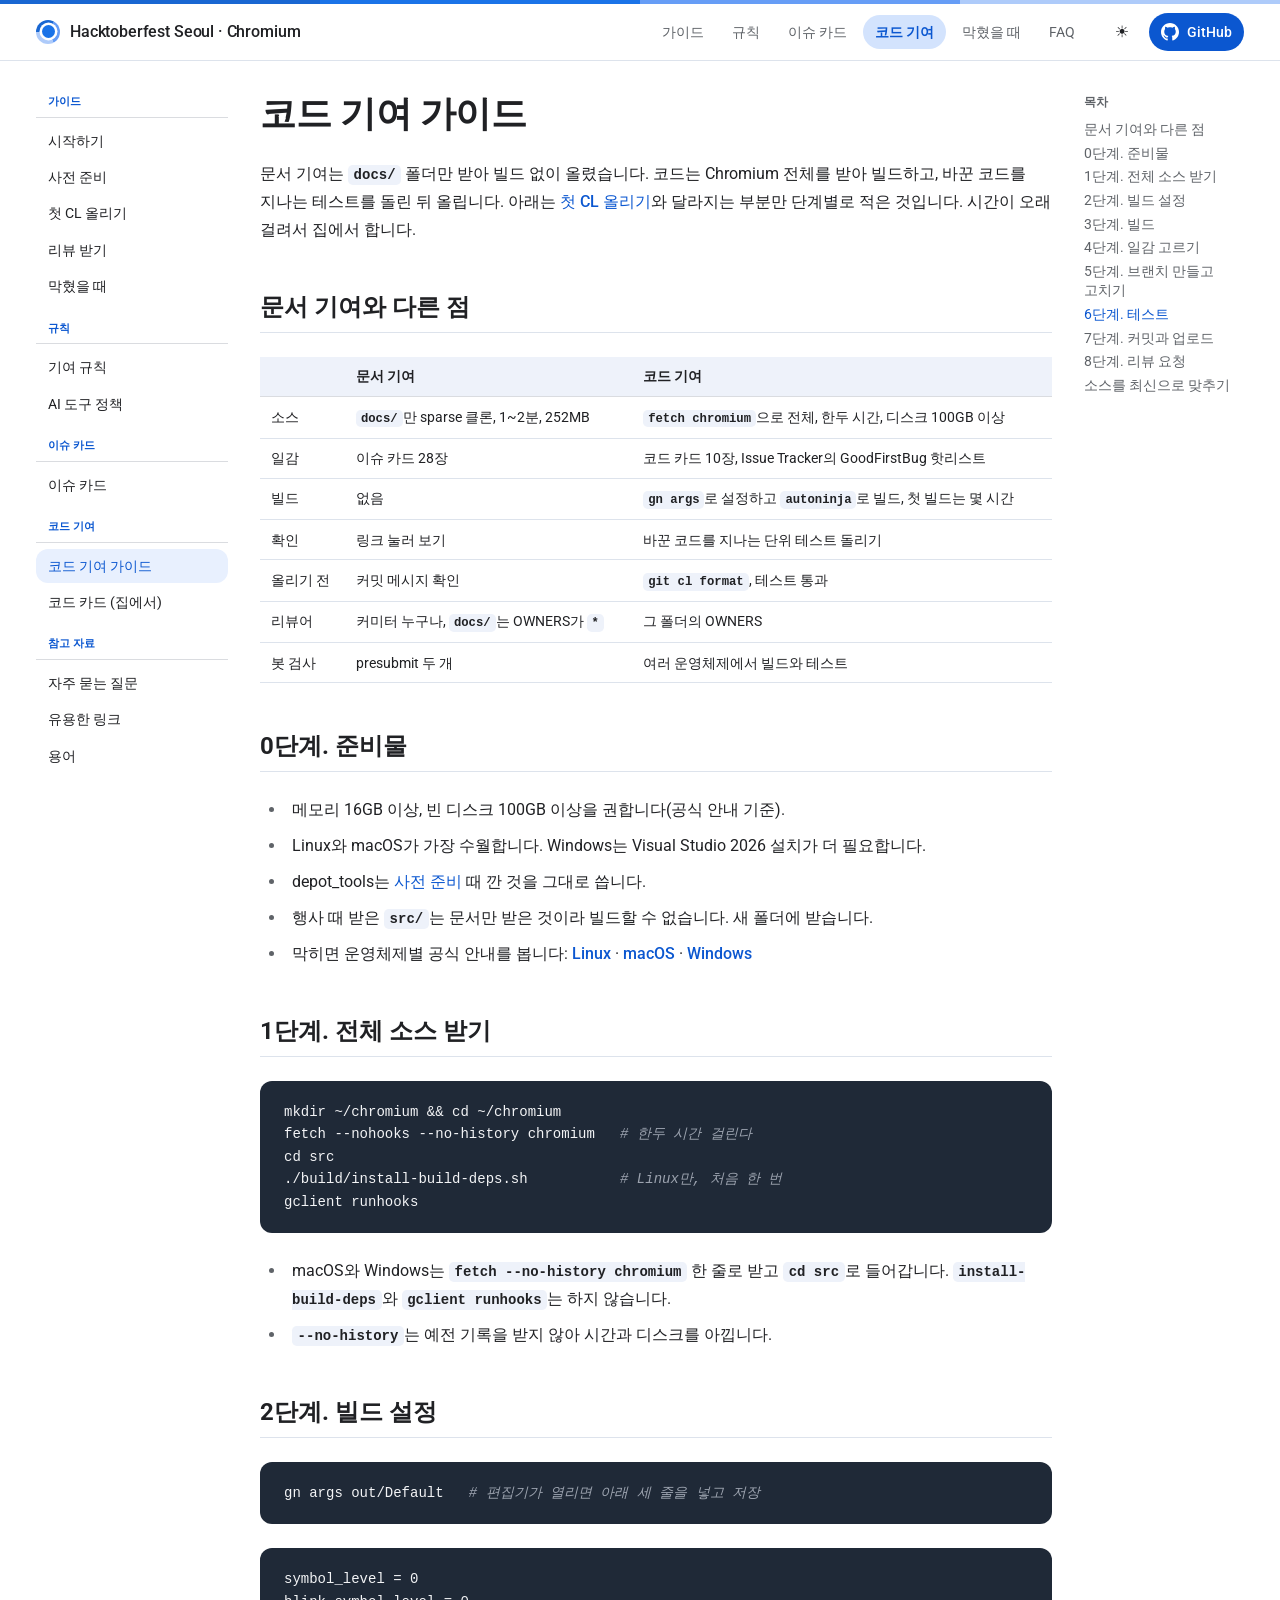
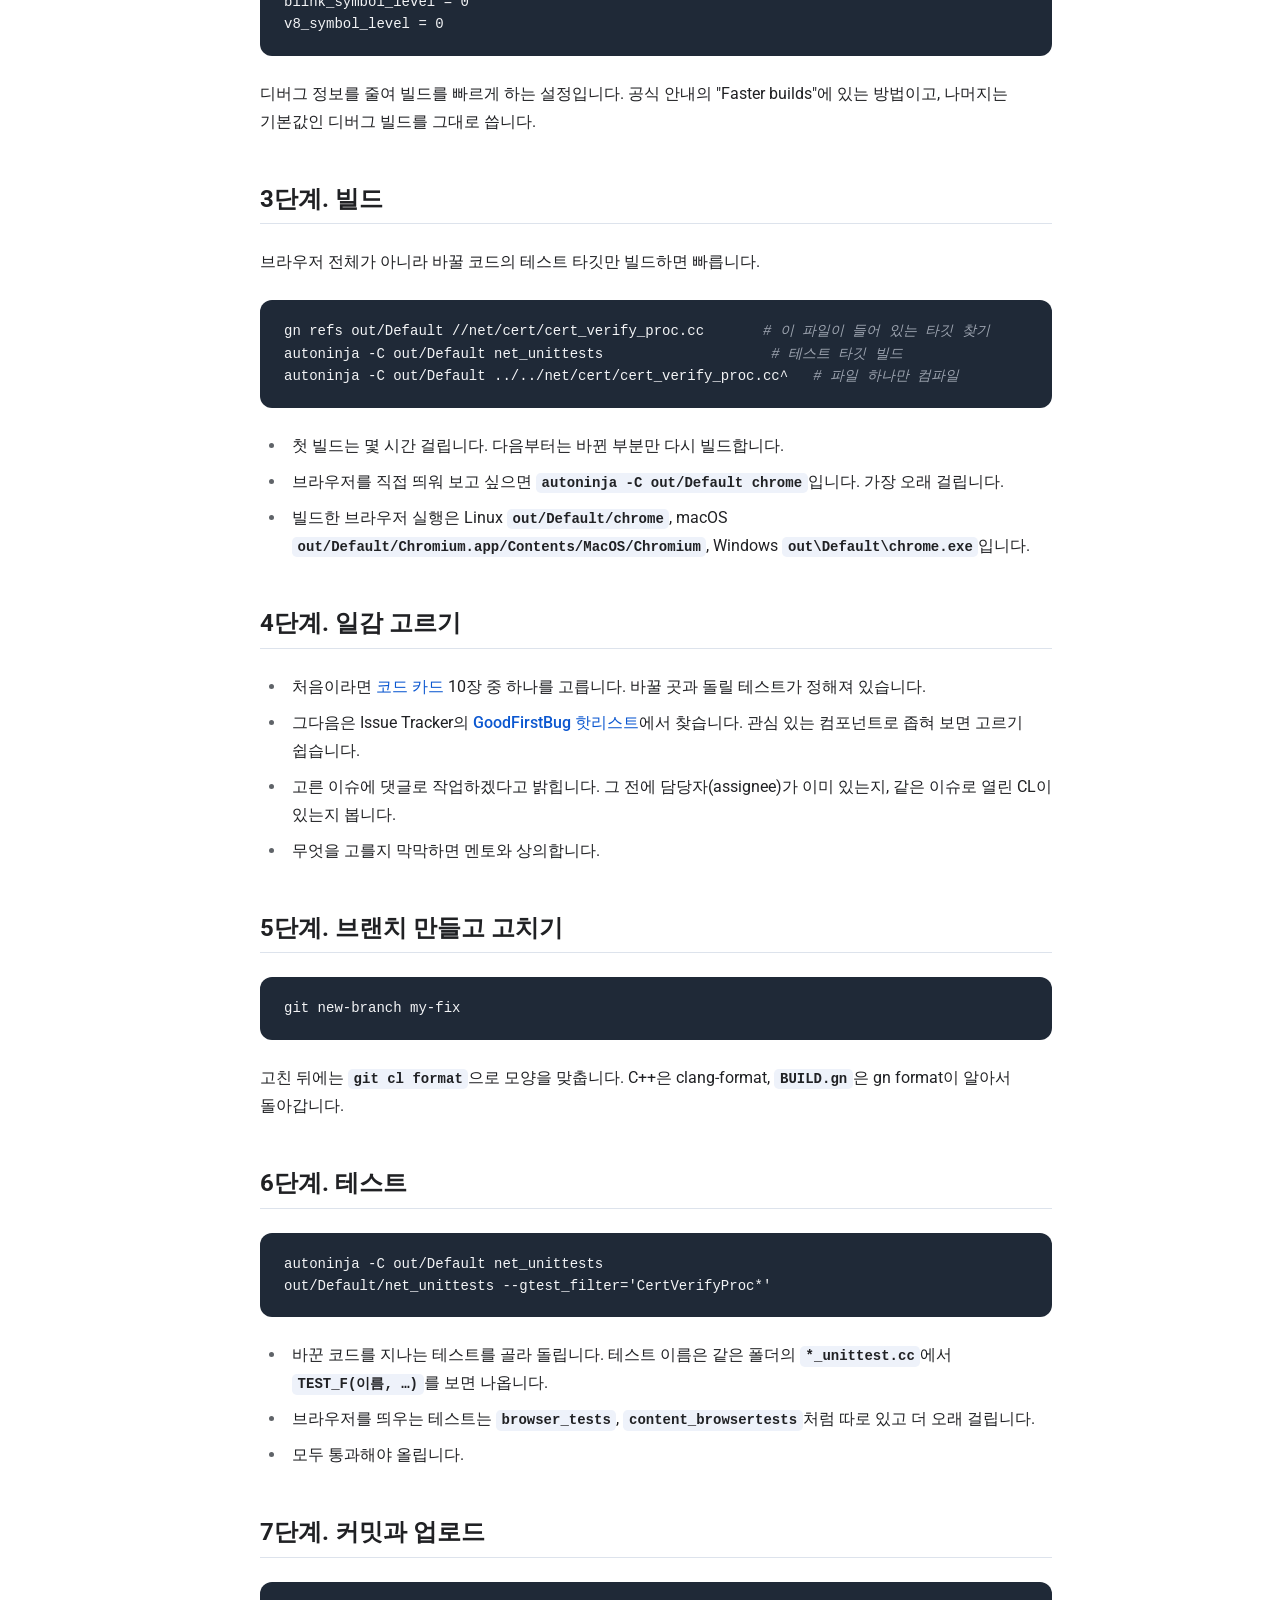
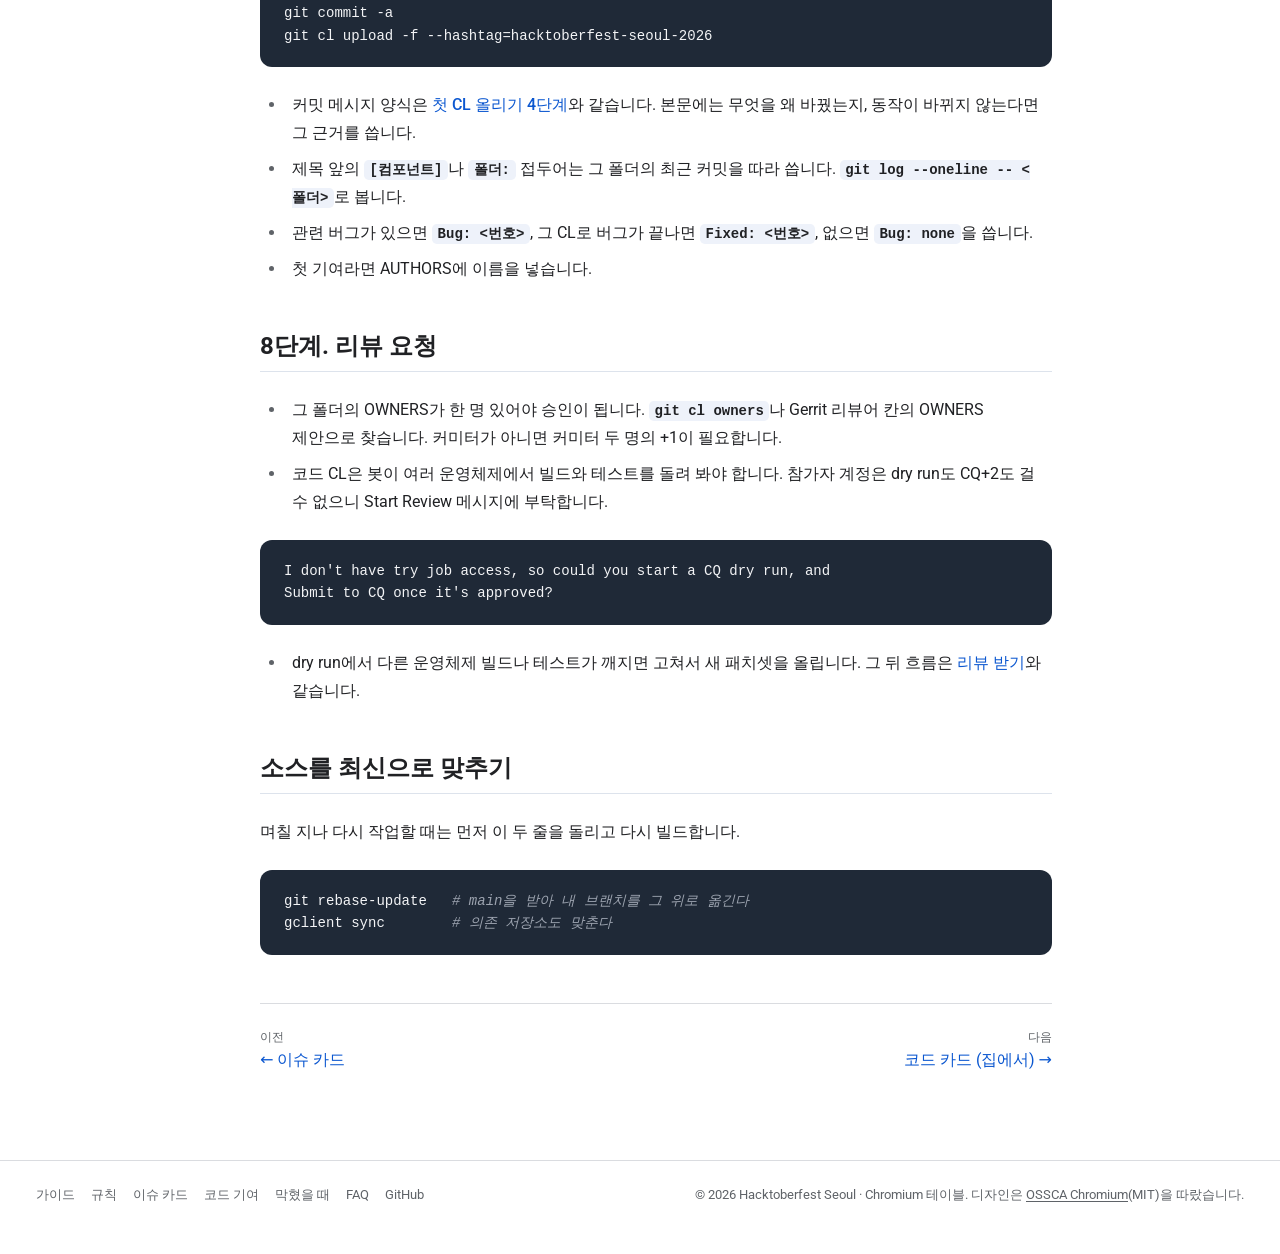
<file: docs/code-guide.html>
<!doctype html>
<html lang="ko">
<head>
<meta charset="utf-8">
<meta name="viewport" content="width=device-width, initial-scale=1">
<title>코드 기여 가이드 | Hacktoberfest Seoul · Chromium</title>
<meta name="description" content="문서 기여와 다른 점. 전체 소스 받기, 빌드, 테스트, 포맷, 리뷰 요청">
<meta property="og:title" content="코드 기여 가이드 | Hacktoberfest Seoul · Chromium">
<meta property="og:description" content="문서 기여와 다른 점. 전체 소스 받기, 빌드, 테스트, 포맷, 리뷰 요청">
<meta property="og:type" content="website">
<meta name="theme-color" content="#ffffff">
<link rel="icon" href="assets/favicon.png">
<link rel="preconnect" href="https://fonts.googleapis.com">
<link rel="preconnect" href="https://fonts.gstatic.com" crossorigin>
<link rel="stylesheet" href="https://fonts.googleapis.com/css2?family=Roboto:wght@400;500;700&display=swap">
<link rel="stylesheet" href="assets/site.css">
<script>(function(){try{var t=localStorage.getItem('theme');var d=t?t==='dark':window.matchMedia('(prefers-color-scheme: dark)').matches;if(d)document.documentElement.classList.add('dark');}catch(e){}})();</script>
</head>
<body>
<a class="skip" href="#main">본문으로 건너뛰기</a>
<header class="site-header">
  <div class="strip" aria-hidden="true"></div>
  <div class="container header-row">
    <a class="brand" href="index.html"><span class="mark" aria-hidden="true"><span></span></span><span class="brand-text">Hacktoberfest Seoul · Chromium</span></a>
    <nav class="site-nav" aria-label="주 메뉴"><a href="index.html">가이드</a><a href="rules.html">규칙</a><a href="cards.html">이슈 카드</a><a href="code-guide.html" aria-current="page" class="is-active">코드 기여</a><a href="troubleshooting.html">막혔을 때</a><a href="faq.html">FAQ</a></nav>
    <div class="header-actions">
      <button type="button" class="theme-toggle" aria-label="테마 전환"><span class="sun">☀️</span><span class="moon">🌙</span></button>
      <a class="gh-pill" href="https://github.com/jmsmg/hacktoberfest-seoul-2026-chromium" target="_blank" rel="noopener" aria-label="GitHub 저장소"><svg xmlns="http://www.w3.org/2000/svg" width="18" height="18" viewBox="0 0 24 24" fill="currentColor" aria-hidden="true"><path d="M12 0c-6.626 0-12 5.373-12 12 0 5.302 3.438 9.8 8.207 11.387.599.111.793-.261.793-.577v-2.234c-3.338.726-4.033-1.416-4.033-1.416-.546-1.387-1.333-1.756-1.333-1.756-1.089-.745.083-.729.083-.729 1.205.084 1.839 1.237 1.839 1.237 1.07 1.834 2.807 1.304 3.492.997.107-.775.418-1.305.762-1.604-2.665-.305-5.467-1.334-5.467-5.931 0-1.311.469-2.381 1.236-3.221-.124-.303-.535-1.524.117-3.176 0 0 1.008-.322 3.301 1.23.957-.266 1.983-.399 3.003-.404 1.02.005 2.047.138 3.006.404 2.291-1.552 3.297-1.23 3.297-1.23.653 1.653.242 2.874.118 3.176.77.84 1.235 1.911 1.235 3.221 0 4.609-2.807 5.624-5.479 5.921.43.372.823 1.102.823 2.222v3.293c0 .319.192.694.801.576 4.765-1.589 8.199-6.086 8.199-11.386 0-6.627-5.373-12-12-12z"/></svg><span>GitHub</span></a>
    </div>
  </div>
</header>
<main id="main" class="container main">
<div class="doc-layout">
  <aside class="doc-sidebar"><div class="docs-group"><h2>가이드</h2><ul><li><a href="start.html">시작하기</a></li><li><a href="setup.html">사전 준비</a></li><li><a href="first-cl.html">첫 CL 올리기</a></li><li><a href="review.html">리뷰 받기</a></li><li><a href="troubleshooting.html">막혔을 때</a></li></ul></div><div class="docs-group"><h2>규칙</h2><ul><li><a href="rules.html">기여 규칙</a></li><li><a href="ai.html">AI 도구 정책</a></li></ul></div><div class="docs-group"><h2>이슈 카드</h2><ul><li><a href="cards.html">이슈 카드</a></li></ul></div><div class="docs-group"><h2>코드 기여</h2><ul><li><a href="code-guide.html" aria-current="page" class="is-active">코드 기여 가이드</a></li><li><a href="code.html">코드 카드 (집에서)</a></li></ul></div><div class="docs-group"><h2>참고 자료</h2><ul><li><a href="faq.html">자주 묻는 질문</a></li><li><a href="links.html">유용한 링크</a></li><li><a href="glossary.html">용어</a></li></ul></div></aside>
  <article class="doc">
    <details class="m-only m-collapse"><summary>문서 목록</summary><div class="m-collapse-body"><div class="docs-group"><h2>가이드</h2><ul><li><a href="start.html">시작하기</a></li><li><a href="setup.html">사전 준비</a></li><li><a href="first-cl.html">첫 CL 올리기</a></li><li><a href="review.html">리뷰 받기</a></li><li><a href="troubleshooting.html">막혔을 때</a></li></ul></div><div class="docs-group"><h2>규칙</h2><ul><li><a href="rules.html">기여 규칙</a></li><li><a href="ai.html">AI 도구 정책</a></li></ul></div><div class="docs-group"><h2>이슈 카드</h2><ul><li><a href="cards.html">이슈 카드</a></li></ul></div><div class="docs-group"><h2>코드 기여</h2><ul><li><a href="code-guide.html" aria-current="page" class="is-active">코드 기여 가이드</a></li><li><a href="code.html">코드 카드 (집에서)</a></li></ul></div><div class="docs-group"><h2>참고 자료</h2><ul><li><a href="faq.html">자주 묻는 질문</a></li><li><a href="links.html">유용한 링크</a></li><li><a href="glossary.html">용어</a></li></ul></div></div></details>
    <details class="m-only m-collapse"><summary>목차</summary><div class="m-collapse-body toc"><ul><li class="lv2"><a href="#문서-기여와-다른-점">문서 기여와 다른 점</a></li><li class="lv2"><a href="#0단계-준비물">0단계. 준비물</a></li><li class="lv2"><a href="#1단계-전체-소스-받기">1단계. 전체 소스 받기</a></li><li class="lv2"><a href="#2단계-빌드-설정">2단계. 빌드 설정</a></li><li class="lv2"><a href="#3단계-빌드">3단계. 빌드</a></li><li class="lv2"><a href="#4단계-일감-고르기">4단계. 일감 고르기</a></li><li class="lv2"><a href="#5단계-브랜치-만들고-고치기">5단계. 브랜치 만들고 고치기</a></li><li class="lv2"><a href="#6단계-테스트">6단계. 테스트</a></li><li class="lv2"><a href="#7단계-커밋과-업로드">7단계. 커밋과 업로드</a></li><li class="lv2"><a href="#8단계-리뷰-요청">8단계. 리뷰 요청</a></li><li class="lv2"><a href="#소스를-최신으로-맞추기">소스를 최신으로 맞추기</a></li></ul></div></details>
    <h1 class="page-title">코드 기여 가이드</h1>
    <div class="prose">
<p>문서 기여는 <code>docs/</code> 폴더만 받아 빌드 없이 올렸습니다. 코드는 Chromium 전체를 받아 빌드하고, 바꾼 코드를 지나는 테스트를 돌린 뒤 올립니다. 아래는 <a href="first-cl.html">첫 CL 올리기</a>와 달라지는 부분만 단계별로 적은 것입니다. 시간이 오래 걸려서 집에서 합니다.</p>
<h2 id="문서-기여와-다른-점">문서 기여와 다른 점<a class="anchor" href="#문서-기여와-다른-점" aria-label="이 절 링크">#</a></h2>
<div class="table-wrap"><table class="stack">
<thead>
<tr>
<th></th>
<th>문서 기여</th>
<th>코드 기여</th>
</tr>
</thead>
<tbody><tr>
<td data-label="">소스</td>
<td data-label="문서 기여"><code>docs/</code>만 sparse 클론, 1~2분, 252MB</td>
<td data-label="코드 기여"><code>fetch chromium</code>으로 전체, 한두 시간, 디스크 100GB 이상</td>
</tr>
<tr>
<td data-label="">일감</td>
<td data-label="문서 기여">이슈 카드 28장</td>
<td data-label="코드 기여">코드 카드 10장, Issue Tracker의 GoodFirstBug 핫리스트</td>
</tr>
<tr>
<td data-label="">빌드</td>
<td data-label="문서 기여">없음</td>
<td data-label="코드 기여"><code>gn args</code>로 설정하고 <code>autoninja</code>로 빌드, 첫 빌드는 몇 시간</td>
</tr>
<tr>
<td data-label="">확인</td>
<td data-label="문서 기여">링크 눌러 보기</td>
<td data-label="코드 기여">바꾼 코드를 지나는 단위 테스트 돌리기</td>
</tr>
<tr>
<td data-label="">올리기 전</td>
<td data-label="문서 기여">커밋 메시지 확인</td>
<td data-label="코드 기여"><code>git cl format</code>, 테스트 통과</td>
</tr>
<tr>
<td data-label="">리뷰어</td>
<td data-label="문서 기여">커미터 누구나, <code>docs/</code>는 OWNERS가 <code>*</code></td>
<td data-label="코드 기여">그 폴더의 OWNERS</td>
</tr>
<tr>
<td data-label="">봇 검사</td>
<td data-label="문서 기여">presubmit 두 개</td>
<td data-label="코드 기여">여러 운영체제에서 빌드와 테스트</td>
</tr>
</tbody></table></div>
<h2 id="0단계-준비물">0단계. 준비물<a class="anchor" href="#0단계-준비물" aria-label="이 절 링크">#</a></h2>
<ul>
<li>메모리 16GB 이상, 빈 디스크 100GB 이상을 권합니다(공식 안내 기준).</li>
<li>Linux와 macOS가 가장 수월합니다. Windows는 Visual Studio 2026 설치가 더 필요합니다.</li>
<li>depot_tools는 <a href="setup.html">사전 준비</a> 때 깐 것을 그대로 씁니다.</li>
<li>행사 때 받은 <code>src/</code>는 문서만 받은 것이라 빌드할 수 없습니다. 새 폴더에 받습니다.</li>
<li>막히면 운영체제별 공식 안내를 봅니다: <a href="https://chromium.googlesource.com/chromium/src/+/main/docs/linux/build_instructions.md" target="_blank" rel="noopener">Linux</a> · <a href="https://chromium.googlesource.com/chromium/src/+/main/docs/mac_build_instructions.md" target="_blank" rel="noopener">macOS</a> · <a href="https://chromium.googlesource.com/chromium/src/+/main/docs/windows_build_instructions.md" target="_blank" rel="noopener">Windows</a></li>
</ul>
<h2 id="1단계-전체-소스-받기">1단계. 전체 소스 받기<a class="anchor" href="#1단계-전체-소스-받기" aria-label="이 절 링크">#</a></h2>
<div class="code-block"><pre><code>mkdir ~/chromium &amp;&amp; cd ~/chromium
fetch --nohooks --no-history chromium   <span class="c"># 한두 시간 걸린다</span>
cd src
./build/install-build-deps.sh           <span class="c"># Linux만, 처음 한 번</span>
gclient runhooks</code></pre><button type="button" class="copy" data-copy="mkdir ~/chromium &amp;&amp; cd ~/chromium
fetch --nohooks --no-history chromium
cd src
./build/install-build-deps.sh
gclient runhooks">복사</button></div>
<ul>
<li>macOS와 Windows는 <code>fetch --no-history chromium</code> 한 줄로 받고 <code>cd src</code>로 들어갑니다. <code>install-build-deps</code>와 <code>gclient runhooks</code>는 하지 않습니다.</li>
<li><code>--no-history</code>는 예전 기록을 받지 않아 시간과 디스크를 아낍니다.</li>
</ul>
<h2 id="2단계-빌드-설정">2단계. 빌드 설정<a class="anchor" href="#2단계-빌드-설정" aria-label="이 절 링크">#</a></h2>
<div class="code-block"><pre><code>gn args out/Default   <span class="c"># 편집기가 열리면 아래 세 줄을 넣고 저장</span></code></pre><button type="button" class="copy" data-copy="gn args out/Default">복사</button></div>
<div class="code-block"><pre><code>symbol_level = 0
blink_symbol_level = 0
v8_symbol_level = 0</code></pre><button type="button" class="copy" data-copy="symbol_level = 0
blink_symbol_level = 0
v8_symbol_level = 0">복사</button></div>
<p>디버그 정보를 줄여 빌드를 빠르게 하는 설정입니다. 공식 안내의 &quot;Faster builds&quot;에 있는 방법이고, 나머지는 기본값인 디버그 빌드를 그대로 씁니다.</p>
<h2 id="3단계-빌드">3단계. 빌드<a class="anchor" href="#3단계-빌드" aria-label="이 절 링크">#</a></h2>
<p>브라우저 전체가 아니라 바꿀 코드의 테스트 타깃만 빌드하면 빠릅니다.</p>
<div class="code-block"><pre><code>gn refs out/Default //net/cert/cert_verify_proc.cc       <span class="c"># 이 파일이 들어 있는 타깃 찾기</span>
autoninja -C out/Default net_unittests                    <span class="c"># 테스트 타깃 빌드</span>
autoninja -C out/Default ../../net/cert/cert_verify_proc.cc^   <span class="c"># 파일 하나만 컴파일</span></code></pre><button type="button" class="copy" data-copy="gn refs out/Default //net/cert/cert_verify_proc.cc
autoninja -C out/Default net_unittests
autoninja -C out/Default ../../net/cert/cert_verify_proc.cc^">복사</button></div>
<ul>
<li>첫 빌드는 몇 시간 걸립니다. 다음부터는 바뀐 부분만 다시 빌드합니다.</li>
<li>브라우저를 직접 띄워 보고 싶으면 <code>autoninja -C out/Default chrome</code>입니다. 가장 오래 걸립니다.</li>
<li>빌드한 브라우저 실행은 Linux <code>out/Default/chrome</code>, macOS <code>out/Default/Chromium.app/Contents/MacOS/Chromium</code>, Windows <code>out\Default\chrome.exe</code>입니다.</li>
</ul>
<h2 id="4단계-일감-고르기">4단계. 일감 고르기<a class="anchor" href="#4단계-일감-고르기" aria-label="이 절 링크">#</a></h2>
<ul>
<li>처음이라면 <a href="code.html">코드 카드</a> 10장 중 하나를 고릅니다. 바꿀 곳과 돌릴 테스트가 정해져 있습니다.</li>
<li>그다음은 Issue Tracker의 <a href="https://issues.chromium.org/hotlists/5483263" target="_blank" rel="noopener">GoodFirstBug 핫리스트</a>에서 찾습니다. 관심 있는 컴포넌트로 좁혀 보면 고르기 쉽습니다.</li>
<li>고른 이슈에 댓글로 작업하겠다고 밝힙니다. 그 전에 담당자(assignee)가 이미 있는지, 같은 이슈로 열린 CL이 있는지 봅니다.</li>
<li>무엇을 고를지 막막하면 멘토와 상의합니다.</li>
</ul>
<h2 id="5단계-브랜치-만들고-고치기">5단계. 브랜치 만들고 고치기<a class="anchor" href="#5단계-브랜치-만들고-고치기" aria-label="이 절 링크">#</a></h2>
<div class="code-block"><pre><code>git new-branch my-fix</code></pre><button type="button" class="copy" data-copy="git new-branch my-fix">복사</button></div>
<p>고친 뒤에는 <code>git cl format</code>으로 모양을 맞춥니다. C++은 clang-format, <code>BUILD.gn</code>은 gn format이 알아서 돌아갑니다.</p>
<h2 id="6단계-테스트">6단계. 테스트<a class="anchor" href="#6단계-테스트" aria-label="이 절 링크">#</a></h2>
<div class="code-block"><pre><code>autoninja -C out/Default net_unittests
out/Default/net_unittests --gtest_filter='CertVerifyProc*'</code></pre><button type="button" class="copy" data-copy="autoninja -C out/Default net_unittests
out/Default/net_unittests --gtest_filter='CertVerifyProc*'">복사</button></div>
<ul>
<li>바꾼 코드를 지나는 테스트를 골라 돌립니다. 테스트 이름은 같은 폴더의 <code>*_unittest.cc</code>에서 <code>TEST_F(이름, …)</code>를 보면 나옵니다.</li>
<li>브라우저를 띄우는 테스트는 <code>browser_tests</code>, <code>content_browsertests</code>처럼 따로 있고 더 오래 걸립니다.</li>
<li>모두 통과해야 올립니다.</li>
</ul>
<h2 id="7단계-커밋과-업로드">7단계. 커밋과 업로드<a class="anchor" href="#7단계-커밋과-업로드" aria-label="이 절 링크">#</a></h2>
<div class="code-block"><pre><code>git commit -a
git cl upload -f --hashtag=hacktoberfest-seoul-2026</code></pre><button type="button" class="copy" data-copy="git commit -a
git cl upload -f --hashtag=hacktoberfest-seoul-2026">복사</button></div>
<ul>
<li>커밋 메시지 양식은 <a href="first-cl.html">첫 CL 올리기 4단계</a>와 같습니다. 본문에는 무엇을 왜 바꿨는지, 동작이 바뀌지 않는다면 그 근거를 씁니다.</li>
<li>제목 앞의 <code>[컴포넌트]</code>나 <code>폴더:</code> 접두어는 그 폴더의 최근 커밋을 따라 씁니다. <code>git log --oneline -- &lt;폴더&gt;</code>로 봅니다.</li>
<li>관련 버그가 있으면 <code>Bug: &lt;번호&gt;</code>, 그 CL로 버그가 끝나면 <code>Fixed: &lt;번호&gt;</code>, 없으면 <code>Bug: none</code>을 씁니다.</li>
<li>첫 기여라면 AUTHORS에 이름을 넣습니다.</li>
</ul>
<h2 id="8단계-리뷰-요청">8단계. 리뷰 요청<a class="anchor" href="#8단계-리뷰-요청" aria-label="이 절 링크">#</a></h2>
<ul>
<li>그 폴더의 OWNERS가 한 명 있어야 승인이 됩니다. <code>git cl owners</code>나 Gerrit 리뷰어 칸의 OWNERS 제안으로 찾습니다. 커미터가 아니면 커미터 두 명의 +1이 필요합니다.</li>
<li>코드 CL은 봇이 여러 운영체제에서 빌드와 테스트를 돌려 봐야 합니다. 참가자 계정은 dry run도 CQ+2도 걸 수 없으니 Start Review 메시지에 부탁합니다.</li>
</ul>
<div class="code-block"><pre><code>I don't have try job access, so could you start a CQ dry run, and
Submit to CQ once it's approved?</code></pre><button type="button" class="copy" data-copy="I don't have try job access, so could you start a CQ dry run, and
Submit to CQ once it's approved?">복사</button></div>
<ul>
<li>dry run에서 다른 운영체제 빌드나 테스트가 깨지면 고쳐서 새 패치셋을 올립니다. 그 뒤 흐름은 <a href="review.html">리뷰 받기</a>와 같습니다.</li>
</ul>
<h2 id="소스를-최신으로-맞추기">소스를 최신으로 맞추기<a class="anchor" href="#소스를-최신으로-맞추기" aria-label="이 절 링크">#</a></h2>
<p>며칠 지나 다시 작업할 때는 먼저 이 두 줄을 돌리고 다시 빌드합니다.</p>
<div class="code-block"><pre><code>git rebase-update   <span class="c"># main을 받아 내 브랜치를 그 위로 옮긴다</span>
gclient sync        <span class="c"># 의존 저장소도 맞춘다</span></code></pre><button type="button" class="copy" data-copy="git rebase-update
gclient sync">복사</button></div>

    </div>
    <nav class="pager" aria-label="이전 다음 문서"><a class="prev" href="cards.html"><span>이전</span>← 이슈 카드</a><a class="next" href="code.html"><span>다음</span>코드 카드 (집에서) →</a></nav>
  </article>
  <aside class="doc-toc"><nav class="toc" aria-label="목차"><h2>목차</h2><ul><li class="lv2"><a href="#문서-기여와-다른-점">문서 기여와 다른 점</a></li><li class="lv2"><a href="#0단계-준비물">0단계. 준비물</a></li><li class="lv2"><a href="#1단계-전체-소스-받기">1단계. 전체 소스 받기</a></li><li class="lv2"><a href="#2단계-빌드-설정">2단계. 빌드 설정</a></li><li class="lv2"><a href="#3단계-빌드">3단계. 빌드</a></li><li class="lv2"><a href="#4단계-일감-고르기">4단계. 일감 고르기</a></li><li class="lv2"><a href="#5단계-브랜치-만들고-고치기">5단계. 브랜치 만들고 고치기</a></li><li class="lv2"><a href="#6단계-테스트">6단계. 테스트</a></li><li class="lv2"><a href="#7단계-커밋과-업로드">7단계. 커밋과 업로드</a></li><li class="lv2"><a href="#8단계-리뷰-요청">8단계. 리뷰 요청</a></li><li class="lv2"><a href="#소스를-최신으로-맞추기">소스를 최신으로 맞추기</a></li></ul></nav></aside>
</div>
</main>
<footer class="site-footer">
  <div class="container footer-row">
    <nav class="footer-nav" aria-label="바닥 메뉴"><a href="index.html">가이드</a><a href="rules.html">규칙</a><a href="cards.html">이슈 카드</a><a href="code-guide.html">코드 기여</a><a href="troubleshooting.html">막혔을 때</a><a href="faq.html">FAQ</a><a href="https://github.com/jmsmg/hacktoberfest-seoul-2026-chromium" target="_blank" rel="noopener">GitHub</a></nav>
    <p>© 2026 Hacktoberfest Seoul · Chromium 테이블. 디자인은 <a href="https://github.com/OSSCA-chromium/contributions" target="_blank" rel="noopener">OSSCA Chromium</a>(MIT)을 따랐습니다.</p>
  </div>
</footer>
<script src="assets/site.js"></script>
</body>
</html>
</file>
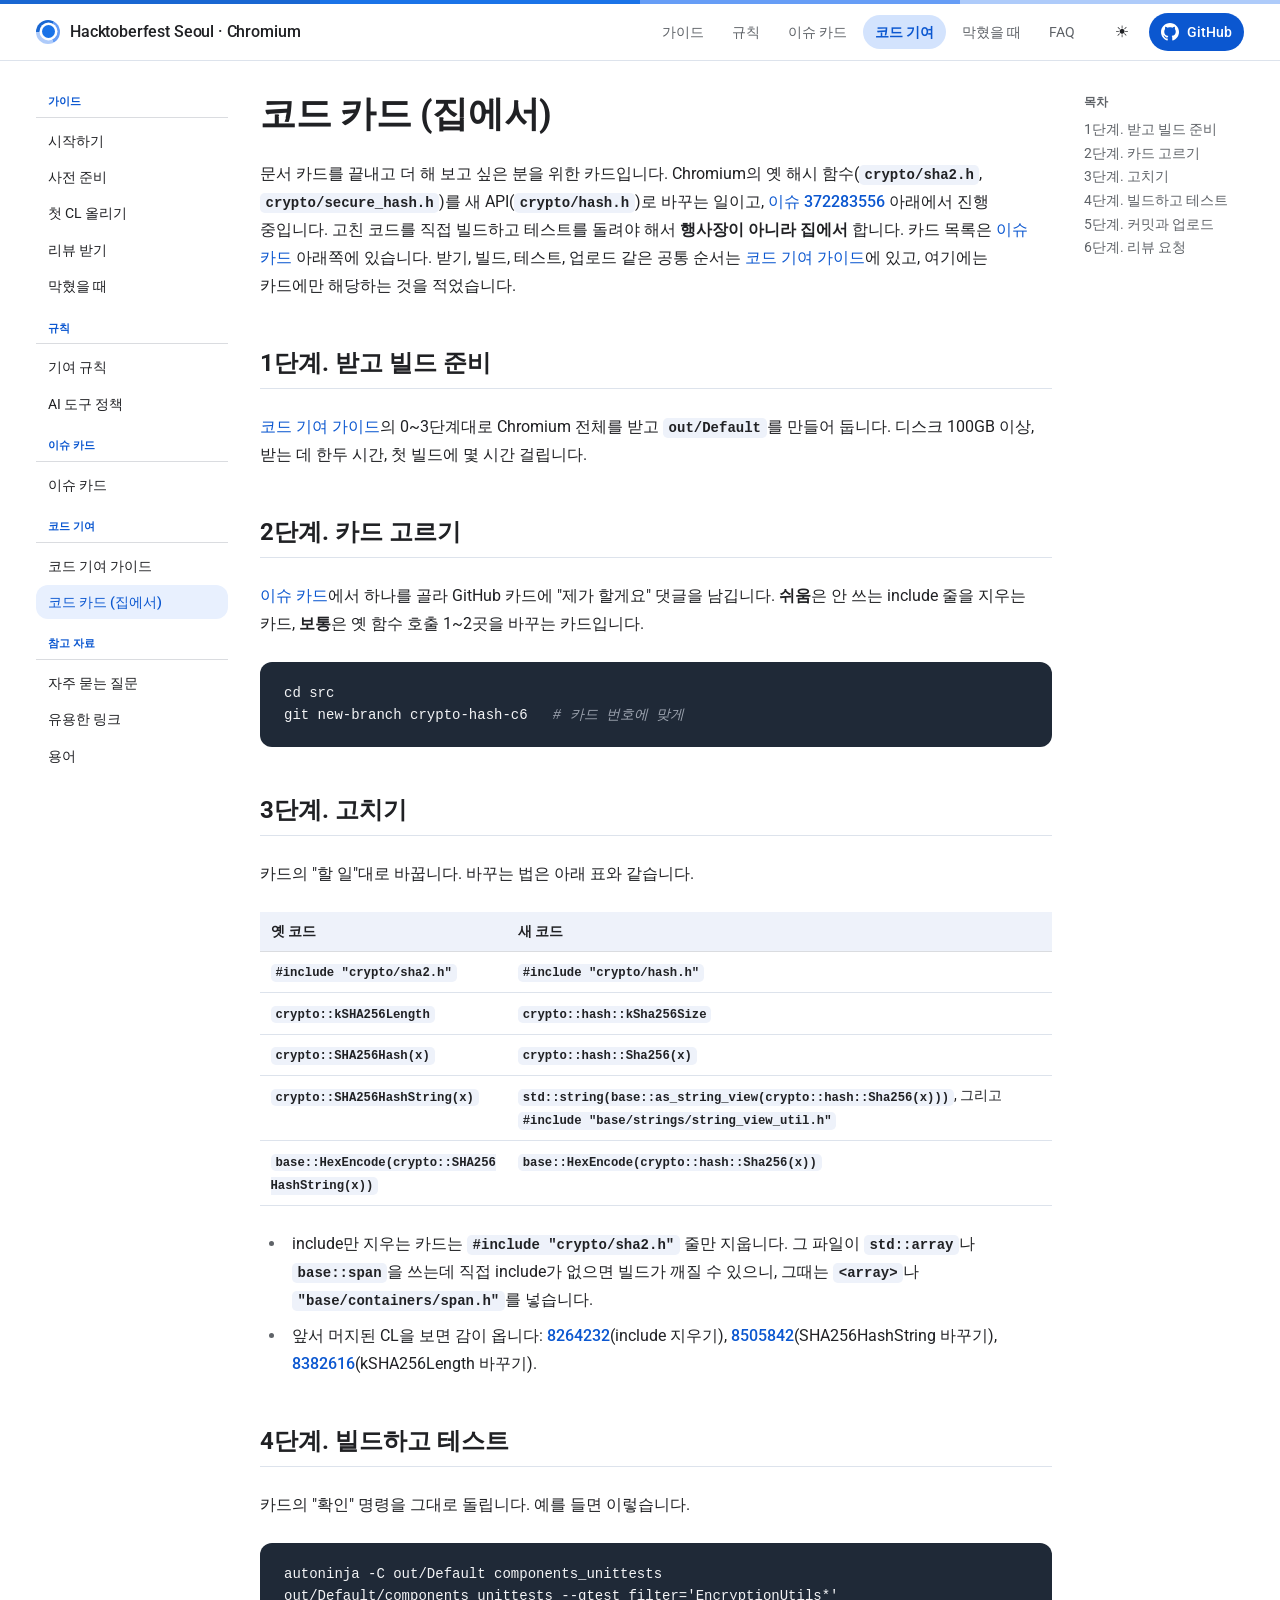
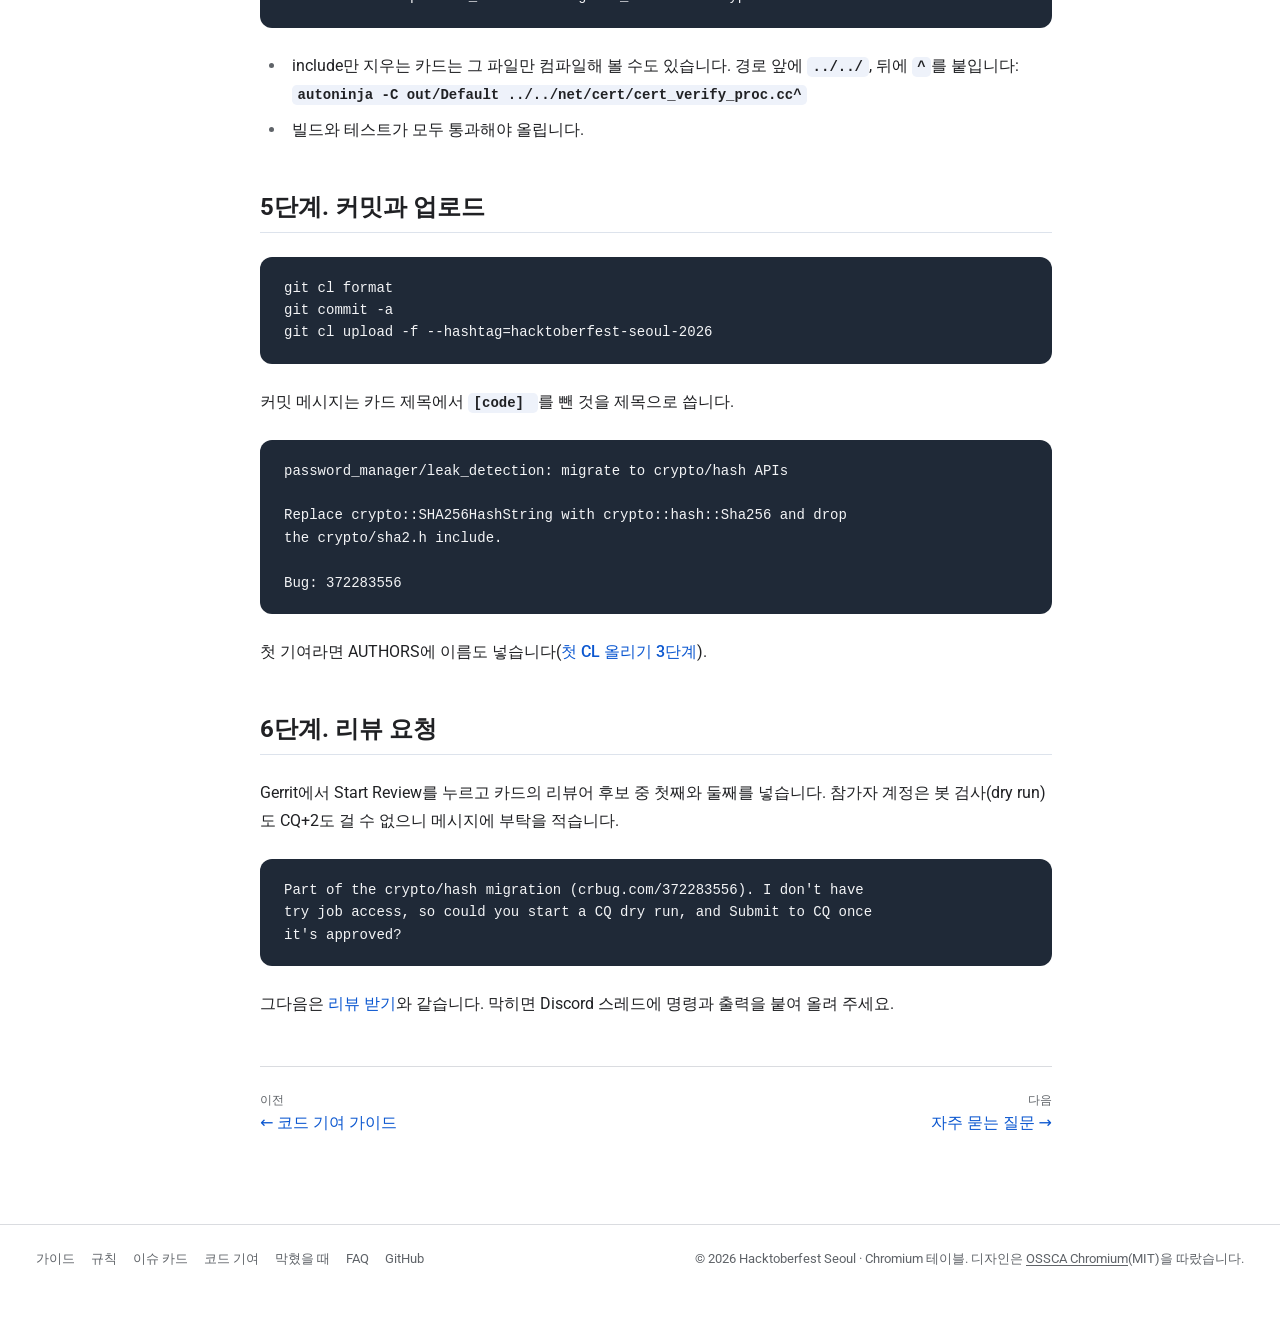
<file: docs/code.html>
<!doctype html>
<html lang="ko">
<head>
<meta charset="utf-8">
<meta name="viewport" content="width=device-width, initial-scale=1">
<title>코드 카드 (집에서) | Hacktoberfest Seoul · Chromium</title>
<meta name="description" content="crypto/hash 이전 카드 10장. Chromium 전체 빌드가 필요해서 행사 뒤 집에서 합니다">
<meta property="og:title" content="코드 카드 (집에서) | Hacktoberfest Seoul · Chromium">
<meta property="og:description" content="crypto/hash 이전 카드 10장. Chromium 전체 빌드가 필요해서 행사 뒤 집에서 합니다">
<meta property="og:type" content="website">
<meta name="theme-color" content="#ffffff">
<link rel="icon" href="assets/favicon.png">
<link rel="preconnect" href="https://fonts.googleapis.com">
<link rel="preconnect" href="https://fonts.gstatic.com" crossorigin>
<link rel="stylesheet" href="https://fonts.googleapis.com/css2?family=Roboto:wght@400;500;700&display=swap">
<link rel="stylesheet" href="assets/site.css">
<script>(function(){try{var t=localStorage.getItem('theme');var d=t?t==='dark':window.matchMedia('(prefers-color-scheme: dark)').matches;if(d)document.documentElement.classList.add('dark');}catch(e){}})();</script>
</head>
<body>
<a class="skip" href="#main">본문으로 건너뛰기</a>
<header class="site-header">
  <div class="strip" aria-hidden="true"></div>
  <div class="container header-row">
    <a class="brand" href="index.html"><span class="mark" aria-hidden="true"><span></span></span><span class="brand-text">Hacktoberfest Seoul · Chromium</span></a>
    <nav class="site-nav" aria-label="주 메뉴"><a href="index.html">가이드</a><a href="rules.html">규칙</a><a href="cards.html">이슈 카드</a><a href="code-guide.html" aria-current="page" class="is-active">코드 기여</a><a href="troubleshooting.html">막혔을 때</a><a href="faq.html">FAQ</a></nav>
    <div class="header-actions">
      <button type="button" class="theme-toggle" aria-label="테마 전환"><span class="sun">☀️</span><span class="moon">🌙</span></button>
      <a class="gh-pill" href="https://github.com/jmsmg/hacktoberfest-seoul-2026-chromium" target="_blank" rel="noopener" aria-label="GitHub 저장소"><svg xmlns="http://www.w3.org/2000/svg" width="18" height="18" viewBox="0 0 24 24" fill="currentColor" aria-hidden="true"><path d="M12 0c-6.626 0-12 5.373-12 12 0 5.302 3.438 9.8 8.207 11.387.599.111.793-.261.793-.577v-2.234c-3.338.726-4.033-1.416-4.033-1.416-.546-1.387-1.333-1.756-1.333-1.756-1.089-.745.083-.729.083-.729 1.205.084 1.839 1.237 1.839 1.237 1.07 1.834 2.807 1.304 3.492.997.107-.775.418-1.305.762-1.604-2.665-.305-5.467-1.334-5.467-5.931 0-1.311.469-2.381 1.236-3.221-.124-.303-.535-1.524.117-3.176 0 0 1.008-.322 3.301 1.23.957-.266 1.983-.399 3.003-.404 1.02.005 2.047.138 3.006.404 2.291-1.552 3.297-1.23 3.297-1.23.653 1.653.242 2.874.118 3.176.77.84 1.235 1.911 1.235 3.221 0 4.609-2.807 5.624-5.479 5.921.43.372.823 1.102.823 2.222v3.293c0 .319.192.694.801.576 4.765-1.589 8.199-6.086 8.199-11.386 0-6.627-5.373-12-12-12z"/></svg><span>GitHub</span></a>
    </div>
  </div>
</header>
<main id="main" class="container main">
<div class="doc-layout">
  <aside class="doc-sidebar"><div class="docs-group"><h2>가이드</h2><ul><li><a href="start.html">시작하기</a></li><li><a href="setup.html">사전 준비</a></li><li><a href="first-cl.html">첫 CL 올리기</a></li><li><a href="review.html">리뷰 받기</a></li><li><a href="troubleshooting.html">막혔을 때</a></li></ul></div><div class="docs-group"><h2>규칙</h2><ul><li><a href="rules.html">기여 규칙</a></li><li><a href="ai.html">AI 도구 정책</a></li></ul></div><div class="docs-group"><h2>이슈 카드</h2><ul><li><a href="cards.html">이슈 카드</a></li></ul></div><div class="docs-group"><h2>코드 기여</h2><ul><li><a href="code-guide.html">코드 기여 가이드</a></li><li><a href="code.html" aria-current="page" class="is-active">코드 카드 (집에서)</a></li></ul></div><div class="docs-group"><h2>참고 자료</h2><ul><li><a href="faq.html">자주 묻는 질문</a></li><li><a href="links.html">유용한 링크</a></li><li><a href="glossary.html">용어</a></li></ul></div></aside>
  <article class="doc">
    <details class="m-only m-collapse"><summary>문서 목록</summary><div class="m-collapse-body"><div class="docs-group"><h2>가이드</h2><ul><li><a href="start.html">시작하기</a></li><li><a href="setup.html">사전 준비</a></li><li><a href="first-cl.html">첫 CL 올리기</a></li><li><a href="review.html">리뷰 받기</a></li><li><a href="troubleshooting.html">막혔을 때</a></li></ul></div><div class="docs-group"><h2>규칙</h2><ul><li><a href="rules.html">기여 규칙</a></li><li><a href="ai.html">AI 도구 정책</a></li></ul></div><div class="docs-group"><h2>이슈 카드</h2><ul><li><a href="cards.html">이슈 카드</a></li></ul></div><div class="docs-group"><h2>코드 기여</h2><ul><li><a href="code-guide.html">코드 기여 가이드</a></li><li><a href="code.html" aria-current="page" class="is-active">코드 카드 (집에서)</a></li></ul></div><div class="docs-group"><h2>참고 자료</h2><ul><li><a href="faq.html">자주 묻는 질문</a></li><li><a href="links.html">유용한 링크</a></li><li><a href="glossary.html">용어</a></li></ul></div></div></details>
    <details class="m-only m-collapse"><summary>목차</summary><div class="m-collapse-body toc"><ul><li class="lv2"><a href="#1단계-받고-빌드-준비">1단계. 받고 빌드 준비</a></li><li class="lv2"><a href="#2단계-카드-고르기">2단계. 카드 고르기</a></li><li class="lv2"><a href="#3단계-고치기">3단계. 고치기</a></li><li class="lv2"><a href="#4단계-빌드하고-테스트">4단계. 빌드하고 테스트</a></li><li class="lv2"><a href="#5단계-커밋과-업로드">5단계. 커밋과 업로드</a></li><li class="lv2"><a href="#6단계-리뷰-요청">6단계. 리뷰 요청</a></li></ul></div></details>
    <h1 class="page-title">코드 카드 (집에서)</h1>
    <div class="prose">
<p>문서 카드를 끝내고 더 해 보고 싶은 분을 위한 카드입니다. Chromium의 옛 해시 함수(<code>crypto/sha2.h</code>, <code>crypto/secure_hash.h</code>)를 새 API(<code>crypto/hash.h</code>)로 바꾸는 일이고, <a href="https://issues.chromium.org/issues/372283556" target="_blank" rel="noopener">이슈 372283556</a> 아래에서 진행 중입니다. 고친 코드를 직접 빌드하고 테스트를 돌려야 해서 <strong>행사장이 아니라 집에서</strong> 합니다. 카드 목록은 <a href="cards.html#집에서-하는-코드-카드">이슈 카드</a> 아래쪽에 있습니다. 받기, 빌드, 테스트, 업로드 같은 공통 순서는 <a href="code-guide.html">코드 기여 가이드</a>에 있고, 여기에는 카드에만 해당하는 것을 적었습니다.</p>
<h2 id="1단계-받고-빌드-준비">1단계. 받고 빌드 준비<a class="anchor" href="#1단계-받고-빌드-준비" aria-label="이 절 링크">#</a></h2>
<p><a href="code-guide.html">코드 기여 가이드</a>의 0~3단계대로 Chromium 전체를 받고 <code>out/Default</code>를 만들어 둡니다. 디스크 100GB 이상, 받는 데 한두 시간, 첫 빌드에 몇 시간 걸립니다.</p>
<h2 id="2단계-카드-고르기">2단계. 카드 고르기<a class="anchor" href="#2단계-카드-고르기" aria-label="이 절 링크">#</a></h2>
<p><a href="cards.html#집에서-하는-코드-카드">이슈 카드</a>에서 하나를 골라 GitHub 카드에 &quot;제가 할게요&quot; 댓글을 남깁니다. <strong>쉬움</strong>은 안 쓰는 include 줄을 지우는 카드, <strong>보통</strong>은 옛 함수 호출 1~2곳을 바꾸는 카드입니다.</p>
<div class="code-block"><pre><code>cd src
git new-branch crypto-hash-c6   <span class="c"># 카드 번호에 맞게</span></code></pre><button type="button" class="copy" data-copy="cd src
git new-branch crypto-hash-c6">복사</button></div>
<h2 id="3단계-고치기">3단계. 고치기<a class="anchor" href="#3단계-고치기" aria-label="이 절 링크">#</a></h2>
<p>카드의 &quot;할 일&quot;대로 바꿉니다. 바꾸는 법은 아래 표와 같습니다.</p>
<div class="table-wrap"><table class="stack">
<thead>
<tr>
<th>옛 코드</th>
<th>새 코드</th>
</tr>
</thead>
<tbody><tr>
<td data-label="옛 코드"><code>#include &quot;crypto/sha2.h&quot;</code></td>
<td data-label="새 코드"><code>#include &quot;crypto/hash.h&quot;</code></td>
</tr>
<tr>
<td data-label="옛 코드"><code>crypto::kSHA256Length</code></td>
<td data-label="새 코드"><code>crypto::hash::kSha256Size</code></td>
</tr>
<tr>
<td data-label="옛 코드"><code>crypto::SHA256Hash(x)</code></td>
<td data-label="새 코드"><code>crypto::hash::Sha256(x)</code></td>
</tr>
<tr>
<td data-label="옛 코드"><code>crypto::SHA256HashString(x)</code></td>
<td data-label="새 코드"><code>std::string(base::as_string_view(crypto::hash::Sha256(x)))</code>, 그리고 <code>#include &quot;base/strings/string_view_util.h&quot;</code></td>
</tr>
<tr>
<td data-label="옛 코드"><code>base::HexEncode(crypto::SHA256HashString(x))</code></td>
<td data-label="새 코드"><code>base::HexEncode(crypto::hash::Sha256(x))</code></td>
</tr>
</tbody></table></div>
<ul>
<li>include만 지우는 카드는 <code>#include &quot;crypto/sha2.h&quot;</code> 줄만 지웁니다. 그 파일이 <code>std::array</code>나 <code>base::span</code>을 쓰는데 직접 include가 없으면 빌드가 깨질 수 있으니, 그때는 <code>&lt;array&gt;</code>나 <code>&quot;base/containers/span.h&quot;</code>를 넣습니다.</li>
<li>앞서 머지된 CL을 보면 감이 옵니다: <a href="https://crrev.com/c/8264232" target="_blank" rel="noopener">8264232</a>(include 지우기), <a href="https://crrev.com/c/8505842" target="_blank" rel="noopener">8505842</a>(SHA256HashString 바꾸기), <a href="https://crrev.com/c/8382616" target="_blank" rel="noopener">8382616</a>(kSHA256Length 바꾸기).</li>
</ul>
<h2 id="4단계-빌드하고-테스트">4단계. 빌드하고 테스트<a class="anchor" href="#4단계-빌드하고-테스트" aria-label="이 절 링크">#</a></h2>
<p>카드의 &quot;확인&quot; 명령을 그대로 돌립니다. 예를 들면 이렇습니다.</p>
<div class="code-block"><pre><code>autoninja -C out/Default components_unittests
out/Default/components_unittests --gtest_filter='EncryptionUtils*'</code></pre><button type="button" class="copy" data-copy="autoninja -C out/Default components_unittests
out/Default/components_unittests --gtest_filter='EncryptionUtils*'">복사</button></div>
<ul>
<li>include만 지우는 카드는 그 파일만 컴파일해 볼 수도 있습니다. 경로 앞에 <code>../../</code>, 뒤에 <code>^</code>를 붙입니다: <code>autoninja -C out/Default ../../net/cert/cert_verify_proc.cc^</code></li>
<li>빌드와 테스트가 모두 통과해야 올립니다.</li>
</ul>
<h2 id="5단계-커밋과-업로드">5단계. 커밋과 업로드<a class="anchor" href="#5단계-커밋과-업로드" aria-label="이 절 링크">#</a></h2>
<div class="code-block"><pre><code>git cl format
git commit -a
git cl upload -f --hashtag=hacktoberfest-seoul-2026</code></pre><button type="button" class="copy" data-copy="git cl format
git commit -a
git cl upload -f --hashtag=hacktoberfest-seoul-2026">복사</button></div>
<p>커밋 메시지는 카드 제목에서 <code>[code] </code>를 뺀 것을 제목으로 씁니다.</p>
<div class="code-block"><pre><code>password_manager/leak_detection: migrate to crypto/hash APIs

Replace crypto::SHA256HashString with crypto::hash::Sha256 and drop
the crypto/sha2.h include.

Bug: 372283556</code></pre><button type="button" class="copy" data-copy="password_manager/leak_detection: migrate to crypto/hash APIs
Replace crypto::SHA256HashString with crypto::hash::Sha256 and drop
the crypto/sha2.h include.
Bug: 372283556">복사</button></div>
<p>첫 기여라면 AUTHORS에 이름도 넣습니다(<a href="first-cl.html">첫 CL 올리기 3단계</a>).</p>
<h2 id="6단계-리뷰-요청">6단계. 리뷰 요청<a class="anchor" href="#6단계-리뷰-요청" aria-label="이 절 링크">#</a></h2>
<p>Gerrit에서 Start Review를 누르고 카드의 리뷰어 후보 중 첫째와 둘째를 넣습니다. 참가자 계정은 봇 검사(dry run)도 CQ+2도 걸 수 없으니 메시지에 부탁을 적습니다.</p>
<div class="code-block"><pre><code>Part of the crypto/hash migration (crbug.com/372283556). I don't have
try job access, so could you start a CQ dry run, and Submit to CQ once
it's approved?</code></pre><button type="button" class="copy" data-copy="Part of the crypto/hash migration (crbug.com/372283556). I don't have
try job access, so could you start a CQ dry run, and Submit to CQ once
it's approved?">복사</button></div>
<p>그다음은 <a href="review.html">리뷰 받기</a>와 같습니다. 막히면 Discord 스레드에 명령과 출력을 붙여 올려 주세요.</p>

    </div>
    <nav class="pager" aria-label="이전 다음 문서"><a class="prev" href="code-guide.html"><span>이전</span>← 코드 기여 가이드</a><a class="next" href="faq.html"><span>다음</span>자주 묻는 질문 →</a></nav>
  </article>
  <aside class="doc-toc"><nav class="toc" aria-label="목차"><h2>목차</h2><ul><li class="lv2"><a href="#1단계-받고-빌드-준비">1단계. 받고 빌드 준비</a></li><li class="lv2"><a href="#2단계-카드-고르기">2단계. 카드 고르기</a></li><li class="lv2"><a href="#3단계-고치기">3단계. 고치기</a></li><li class="lv2"><a href="#4단계-빌드하고-테스트">4단계. 빌드하고 테스트</a></li><li class="lv2"><a href="#5단계-커밋과-업로드">5단계. 커밋과 업로드</a></li><li class="lv2"><a href="#6단계-리뷰-요청">6단계. 리뷰 요청</a></li></ul></nav></aside>
</div>
</main>
<footer class="site-footer">
  <div class="container footer-row">
    <nav class="footer-nav" aria-label="바닥 메뉴"><a href="index.html">가이드</a><a href="rules.html">규칙</a><a href="cards.html">이슈 카드</a><a href="code-guide.html">코드 기여</a><a href="troubleshooting.html">막혔을 때</a><a href="faq.html">FAQ</a><a href="https://github.com/jmsmg/hacktoberfest-seoul-2026-chromium" target="_blank" rel="noopener">GitHub</a></nav>
    <p>© 2026 Hacktoberfest Seoul · Chromium 테이블. 디자인은 <a href="https://github.com/OSSCA-chromium/contributions" target="_blank" rel="noopener">OSSCA Chromium</a>(MIT)을 따랐습니다.</p>
  </div>
</footer>
<script src="assets/site.js"></script>
</body>
</html>
</file>
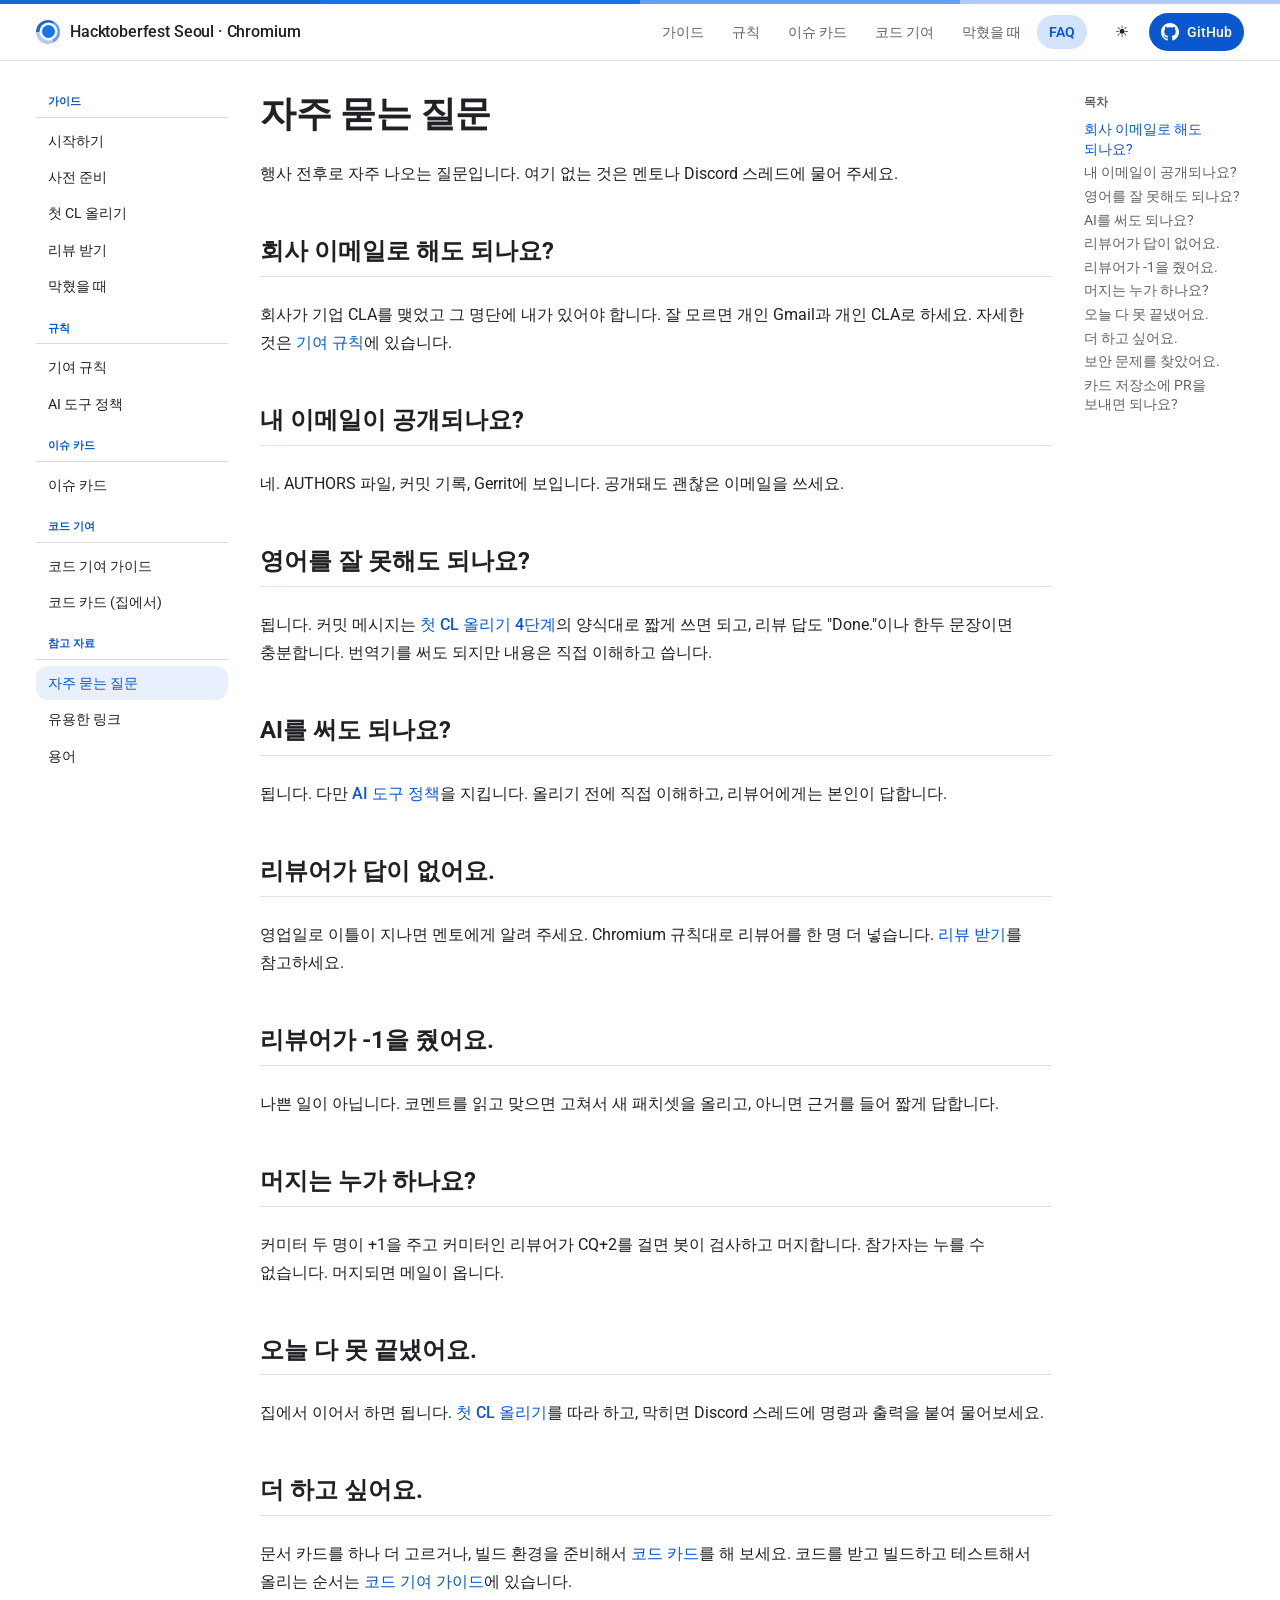
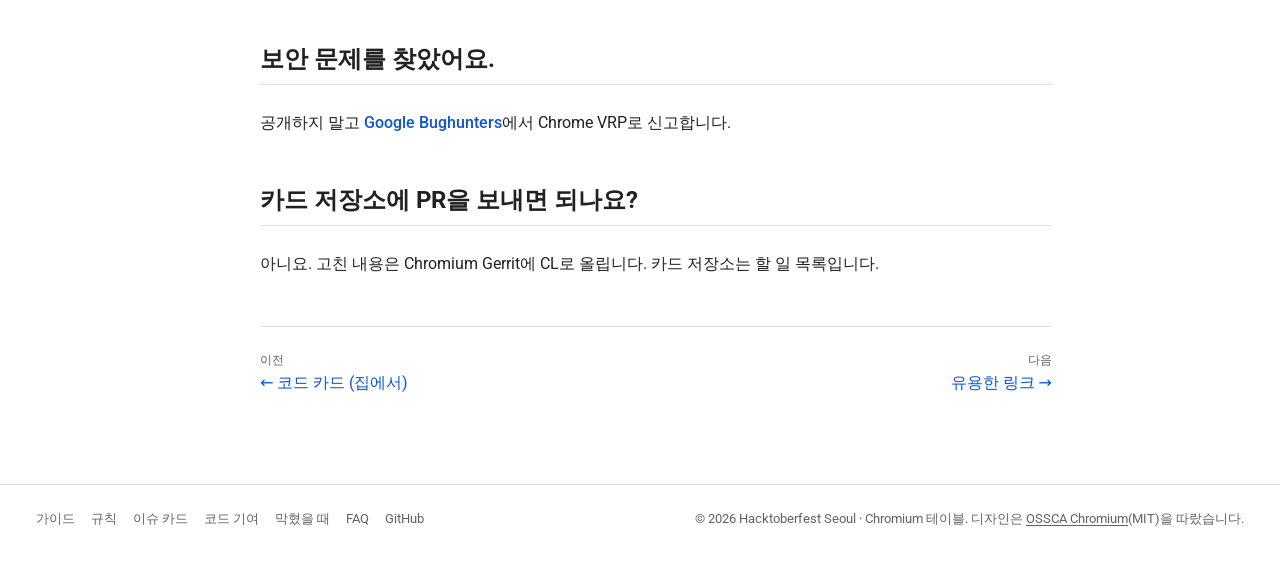
<file: docs/faq.html>
<!doctype html>
<html lang="ko">
<head>
<meta charset="utf-8">
<meta name="viewport" content="width=device-width, initial-scale=1">
<title>자주 묻는 질문 | Hacktoberfest Seoul · Chromium</title>
<meta name="description" content="회사 이메일, 영어, AI, 리뷰가 없을 때, 머지, 다음 기여">
<meta property="og:title" content="자주 묻는 질문 | Hacktoberfest Seoul · Chromium">
<meta property="og:description" content="회사 이메일, 영어, AI, 리뷰가 없을 때, 머지, 다음 기여">
<meta property="og:type" content="website">
<meta name="theme-color" content="#ffffff">
<link rel="icon" href="assets/favicon.png">
<link rel="preconnect" href="https://fonts.googleapis.com">
<link rel="preconnect" href="https://fonts.gstatic.com" crossorigin>
<link rel="stylesheet" href="https://fonts.googleapis.com/css2?family=Roboto:wght@400;500;700&display=swap">
<link rel="stylesheet" href="assets/site.css">
<script>(function(){try{var t=localStorage.getItem('theme');var d=t?t==='dark':window.matchMedia('(prefers-color-scheme: dark)').matches;if(d)document.documentElement.classList.add('dark');}catch(e){}})();</script>
</head>
<body>
<a class="skip" href="#main">본문으로 건너뛰기</a>
<header class="site-header">
  <div class="strip" aria-hidden="true"></div>
  <div class="container header-row">
    <a class="brand" href="index.html"><span class="mark" aria-hidden="true"><span></span></span><span class="brand-text">Hacktoberfest Seoul · Chromium</span></a>
    <nav class="site-nav" aria-label="주 메뉴"><a href="index.html">가이드</a><a href="rules.html">규칙</a><a href="cards.html">이슈 카드</a><a href="code-guide.html">코드 기여</a><a href="troubleshooting.html">막혔을 때</a><a href="faq.html" aria-current="page" class="is-active">FAQ</a></nav>
    <div class="header-actions">
      <button type="button" class="theme-toggle" aria-label="테마 전환"><span class="sun">☀️</span><span class="moon">🌙</span></button>
      <a class="gh-pill" href="https://github.com/jmsmg/hacktoberfest-seoul-2026-chromium" target="_blank" rel="noopener" aria-label="GitHub 저장소"><svg xmlns="http://www.w3.org/2000/svg" width="18" height="18" viewBox="0 0 24 24" fill="currentColor" aria-hidden="true"><path d="M12 0c-6.626 0-12 5.373-12 12 0 5.302 3.438 9.8 8.207 11.387.599.111.793-.261.793-.577v-2.234c-3.338.726-4.033-1.416-4.033-1.416-.546-1.387-1.333-1.756-1.333-1.756-1.089-.745.083-.729.083-.729 1.205.084 1.839 1.237 1.839 1.237 1.07 1.834 2.807 1.304 3.492.997.107-.775.418-1.305.762-1.604-2.665-.305-5.467-1.334-5.467-5.931 0-1.311.469-2.381 1.236-3.221-.124-.303-.535-1.524.117-3.176 0 0 1.008-.322 3.301 1.23.957-.266 1.983-.399 3.003-.404 1.02.005 2.047.138 3.006.404 2.291-1.552 3.297-1.23 3.297-1.23.653 1.653.242 2.874.118 3.176.77.84 1.235 1.911 1.235 3.221 0 4.609-2.807 5.624-5.479 5.921.43.372.823 1.102.823 2.222v3.293c0 .319.192.694.801.576 4.765-1.589 8.199-6.086 8.199-11.386 0-6.627-5.373-12-12-12z"/></svg><span>GitHub</span></a>
    </div>
  </div>
</header>
<main id="main" class="container main">
<div class="doc-layout">
  <aside class="doc-sidebar"><div class="docs-group"><h2>가이드</h2><ul><li><a href="start.html">시작하기</a></li><li><a href="setup.html">사전 준비</a></li><li><a href="first-cl.html">첫 CL 올리기</a></li><li><a href="review.html">리뷰 받기</a></li><li><a href="troubleshooting.html">막혔을 때</a></li></ul></div><div class="docs-group"><h2>규칙</h2><ul><li><a href="rules.html">기여 규칙</a></li><li><a href="ai.html">AI 도구 정책</a></li></ul></div><div class="docs-group"><h2>이슈 카드</h2><ul><li><a href="cards.html">이슈 카드</a></li></ul></div><div class="docs-group"><h2>코드 기여</h2><ul><li><a href="code-guide.html">코드 기여 가이드</a></li><li><a href="code.html">코드 카드 (집에서)</a></li></ul></div><div class="docs-group"><h2>참고 자료</h2><ul><li><a href="faq.html" aria-current="page" class="is-active">자주 묻는 질문</a></li><li><a href="links.html">유용한 링크</a></li><li><a href="glossary.html">용어</a></li></ul></div></aside>
  <article class="doc">
    <details class="m-only m-collapse"><summary>문서 목록</summary><div class="m-collapse-body"><div class="docs-group"><h2>가이드</h2><ul><li><a href="start.html">시작하기</a></li><li><a href="setup.html">사전 준비</a></li><li><a href="first-cl.html">첫 CL 올리기</a></li><li><a href="review.html">리뷰 받기</a></li><li><a href="troubleshooting.html">막혔을 때</a></li></ul></div><div class="docs-group"><h2>규칙</h2><ul><li><a href="rules.html">기여 규칙</a></li><li><a href="ai.html">AI 도구 정책</a></li></ul></div><div class="docs-group"><h2>이슈 카드</h2><ul><li><a href="cards.html">이슈 카드</a></li></ul></div><div class="docs-group"><h2>코드 기여</h2><ul><li><a href="code-guide.html">코드 기여 가이드</a></li><li><a href="code.html">코드 카드 (집에서)</a></li></ul></div><div class="docs-group"><h2>참고 자료</h2><ul><li><a href="faq.html" aria-current="page" class="is-active">자주 묻는 질문</a></li><li><a href="links.html">유용한 링크</a></li><li><a href="glossary.html">용어</a></li></ul></div></div></details>
    <details class="m-only m-collapse"><summary>목차</summary><div class="m-collapse-body toc"><ul><li class="lv2"><a href="#회사-이메일로-해도-되나요">회사 이메일로 해도 되나요?</a></li><li class="lv2"><a href="#내-이메일이-공개되나요">내 이메일이 공개되나요?</a></li><li class="lv2"><a href="#영어를-잘-못해도-되나요">영어를 잘 못해도 되나요?</a></li><li class="lv2"><a href="#ai를-써도-되나요">AI를 써도 되나요?</a></li><li class="lv2"><a href="#리뷰어가-답이-없어요">리뷰어가 답이 없어요.</a></li><li class="lv2"><a href="#리뷰어가--1을-줬어요">리뷰어가 -1을 줬어요.</a></li><li class="lv2"><a href="#머지는-누가-하나요">머지는 누가 하나요?</a></li><li class="lv2"><a href="#오늘-다-못-끝냈어요">오늘 다 못 끝냈어요.</a></li><li class="lv2"><a href="#더-하고-싶어요">더 하고 싶어요.</a></li><li class="lv2"><a href="#보안-문제를-찾았어요">보안 문제를 찾았어요.</a></li><li class="lv2"><a href="#카드-저장소에-pr을-보내면-되나요">카드 저장소에 PR을 보내면 되나요?</a></li></ul></div></details>
    <h1 class="page-title">자주 묻는 질문</h1>
    <div class="prose">
<p>행사 전후로 자주 나오는 질문입니다. 여기 없는 것은 멘토나 Discord 스레드에 물어 주세요.</p>
<h2 id="회사-이메일로-해도-되나요">회사 이메일로 해도 되나요?<a class="anchor" href="#회사-이메일로-해도-되나요" aria-label="이 절 링크">#</a></h2>
<p>회사가 기업 CLA를 맺었고 그 명단에 내가 있어야 합니다. 잘 모르면 개인 Gmail과 개인 CLA로 하세요. 자세한 것은 <a href="rules.html">기여 규칙</a>에 있습니다.</p>
<h2 id="내-이메일이-공개되나요">내 이메일이 공개되나요?<a class="anchor" href="#내-이메일이-공개되나요" aria-label="이 절 링크">#</a></h2>
<p>네. AUTHORS 파일, 커밋 기록, Gerrit에 보입니다. 공개돼도 괜찮은 이메일을 쓰세요.</p>
<h2 id="영어를-잘-못해도-되나요">영어를 잘 못해도 되나요?<a class="anchor" href="#영어를-잘-못해도-되나요" aria-label="이 절 링크">#</a></h2>
<p>됩니다. 커밋 메시지는 <a href="first-cl.html">첫 CL 올리기 4단계</a>의 양식대로 짧게 쓰면 되고, 리뷰 답도 &quot;Done.&quot;이나 한두 문장이면 충분합니다. 번역기를 써도 되지만 내용은 직접 이해하고 씁니다.</p>
<h2 id="ai를-써도-되나요">AI를 써도 되나요?<a class="anchor" href="#ai를-써도-되나요" aria-label="이 절 링크">#</a></h2>
<p>됩니다. 다만 <a href="ai.html">AI 도구 정책</a>을 지킵니다. 올리기 전에 직접 이해하고, 리뷰어에게는 본인이 답합니다.</p>
<h2 id="리뷰어가-답이-없어요">리뷰어가 답이 없어요.<a class="anchor" href="#리뷰어가-답이-없어요" aria-label="이 절 링크">#</a></h2>
<p>영업일로 이틀이 지나면 멘토에게 알려 주세요. Chromium 규칙대로 리뷰어를 한 명 더 넣습니다. <a href="review.html">리뷰 받기</a>를 참고하세요.</p>
<h2 id="리뷰어가--1을-줬어요">리뷰어가 -1을 줬어요.<a class="anchor" href="#리뷰어가--1을-줬어요" aria-label="이 절 링크">#</a></h2>
<p>나쁜 일이 아닙니다. 코멘트를 읽고 맞으면 고쳐서 새 패치셋을 올리고, 아니면 근거를 들어 짧게 답합니다.</p>
<h2 id="머지는-누가-하나요">머지는 누가 하나요?<a class="anchor" href="#머지는-누가-하나요" aria-label="이 절 링크">#</a></h2>
<p>커미터 두 명이 +1을 주고 커미터인 리뷰어가 CQ+2를 걸면 봇이 검사하고 머지합니다. 참가자는 누를 수 없습니다. 머지되면 메일이 옵니다.</p>
<h2 id="오늘-다-못-끝냈어요">오늘 다 못 끝냈어요.<a class="anchor" href="#오늘-다-못-끝냈어요" aria-label="이 절 링크">#</a></h2>
<p>집에서 이어서 하면 됩니다. <a href="first-cl.html">첫 CL 올리기</a>를 따라 하고, 막히면 Discord 스레드에 명령과 출력을 붙여 물어보세요.</p>
<h2 id="더-하고-싶어요">더 하고 싶어요.<a class="anchor" href="#더-하고-싶어요" aria-label="이 절 링크">#</a></h2>
<p>문서 카드를 하나 더 고르거나, 빌드 환경을 준비해서 <a href="code.html">코드 카드</a>를 해 보세요. 코드를 받고 빌드하고 테스트해서 올리는 순서는 <a href="code-guide.html">코드 기여 가이드</a>에 있습니다.</p>
<h2 id="보안-문제를-찾았어요">보안 문제를 찾았어요.<a class="anchor" href="#보안-문제를-찾았어요" aria-label="이 절 링크">#</a></h2>
<p>공개하지 말고 <a href="https://bughunters.google.com/report/vrp" target="_blank" rel="noopener">Google Bughunters</a>에서 Chrome VRP로 신고합니다.</p>
<h2 id="카드-저장소에-pr을-보내면-되나요">카드 저장소에 PR을 보내면 되나요?<a class="anchor" href="#카드-저장소에-pr을-보내면-되나요" aria-label="이 절 링크">#</a></h2>
<p>아니요. 고친 내용은 Chromium Gerrit에 CL로 올립니다. 카드 저장소는 할 일 목록입니다.</p>

    </div>
    <nav class="pager" aria-label="이전 다음 문서"><a class="prev" href="code.html"><span>이전</span>← 코드 카드 (집에서)</a><a class="next" href="links.html"><span>다음</span>유용한 링크 →</a></nav>
  </article>
  <aside class="doc-toc"><nav class="toc" aria-label="목차"><h2>목차</h2><ul><li class="lv2"><a href="#회사-이메일로-해도-되나요">회사 이메일로 해도 되나요?</a></li><li class="lv2"><a href="#내-이메일이-공개되나요">내 이메일이 공개되나요?</a></li><li class="lv2"><a href="#영어를-잘-못해도-되나요">영어를 잘 못해도 되나요?</a></li><li class="lv2"><a href="#ai를-써도-되나요">AI를 써도 되나요?</a></li><li class="lv2"><a href="#리뷰어가-답이-없어요">리뷰어가 답이 없어요.</a></li><li class="lv2"><a href="#리뷰어가--1을-줬어요">리뷰어가 -1을 줬어요.</a></li><li class="lv2"><a href="#머지는-누가-하나요">머지는 누가 하나요?</a></li><li class="lv2"><a href="#오늘-다-못-끝냈어요">오늘 다 못 끝냈어요.</a></li><li class="lv2"><a href="#더-하고-싶어요">더 하고 싶어요.</a></li><li class="lv2"><a href="#보안-문제를-찾았어요">보안 문제를 찾았어요.</a></li><li class="lv2"><a href="#카드-저장소에-pr을-보내면-되나요">카드 저장소에 PR을 보내면 되나요?</a></li></ul></nav></aside>
</div>
</main>
<footer class="site-footer">
  <div class="container footer-row">
    <nav class="footer-nav" aria-label="바닥 메뉴"><a href="index.html">가이드</a><a href="rules.html">규칙</a><a href="cards.html">이슈 카드</a><a href="code-guide.html">코드 기여</a><a href="troubleshooting.html">막혔을 때</a><a href="faq.html">FAQ</a><a href="https://github.com/jmsmg/hacktoberfest-seoul-2026-chromium" target="_blank" rel="noopener">GitHub</a></nav>
    <p>© 2026 Hacktoberfest Seoul · Chromium 테이블. 디자인은 <a href="https://github.com/OSSCA-chromium/contributions" target="_blank" rel="noopener">OSSCA Chromium</a>(MIT)을 따랐습니다.</p>
  </div>
</footer>
<script src="assets/site.js"></script>
</body>
</html>
</file>
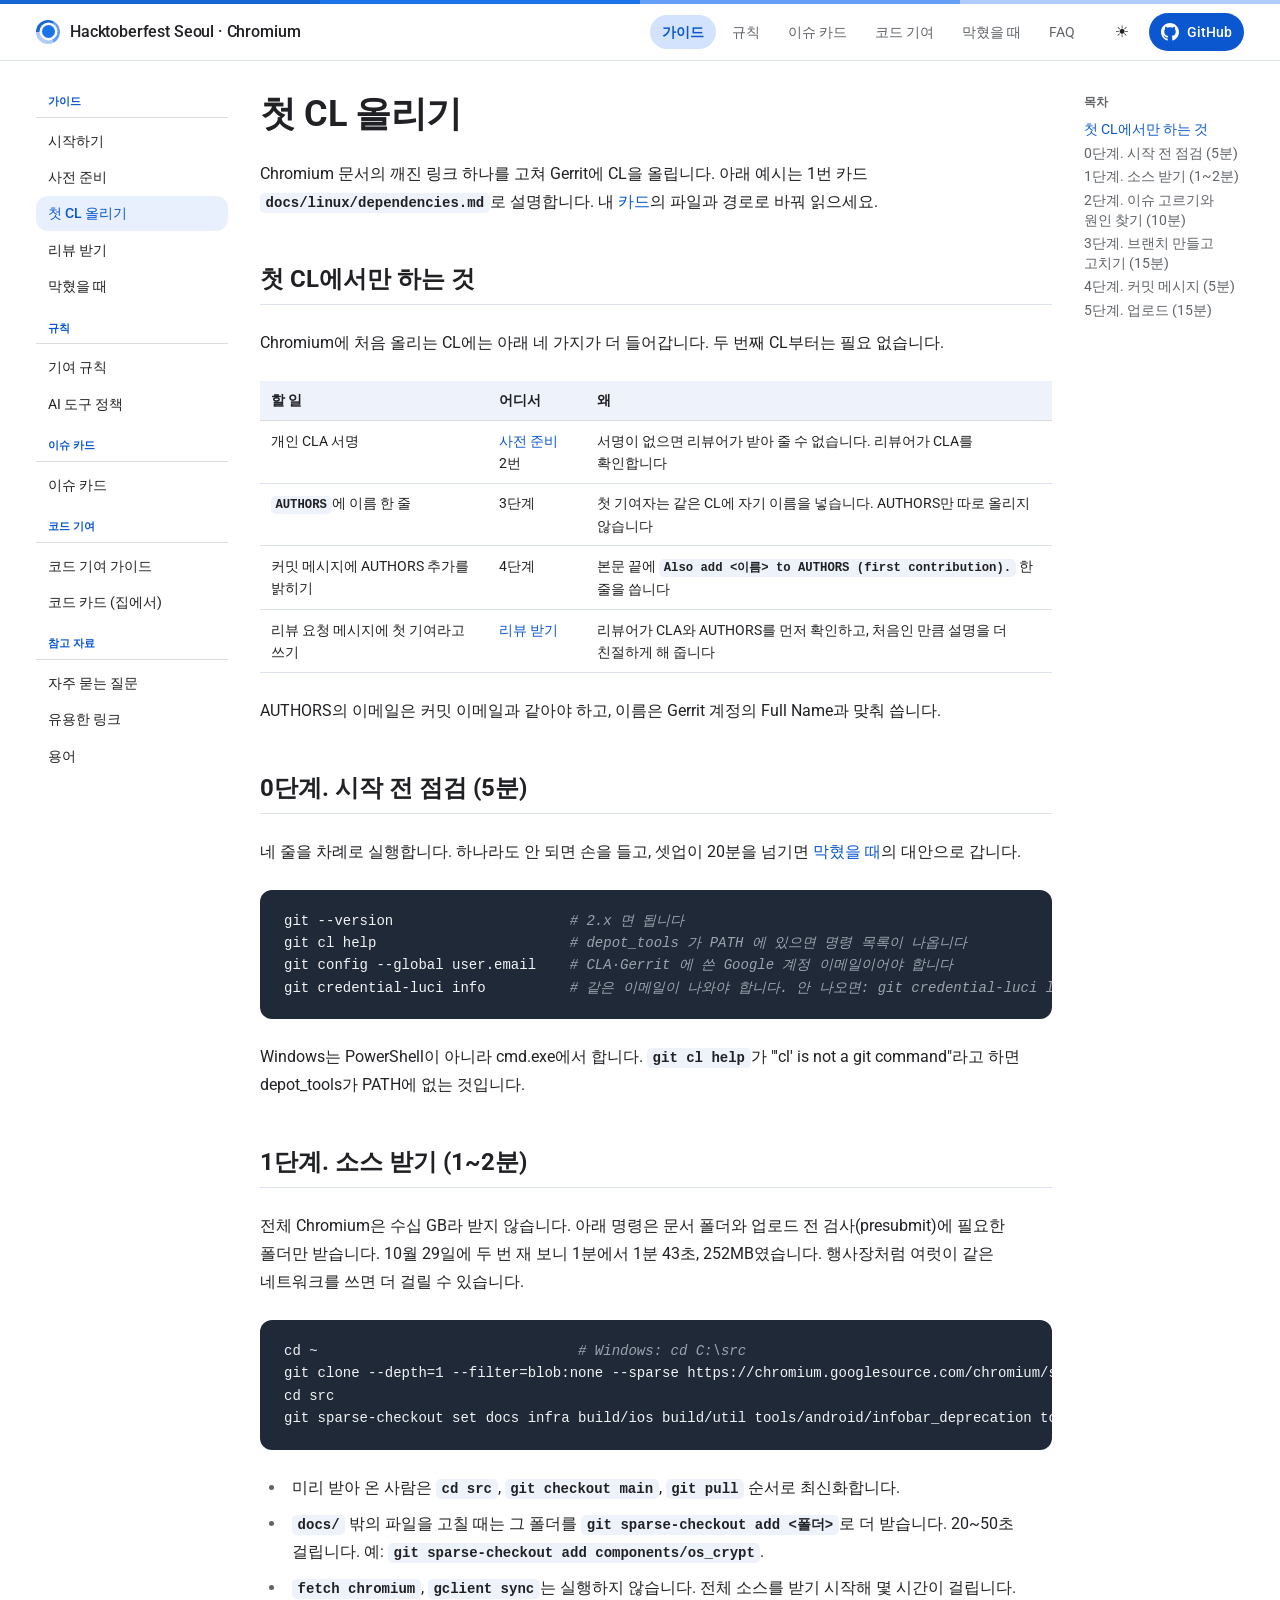
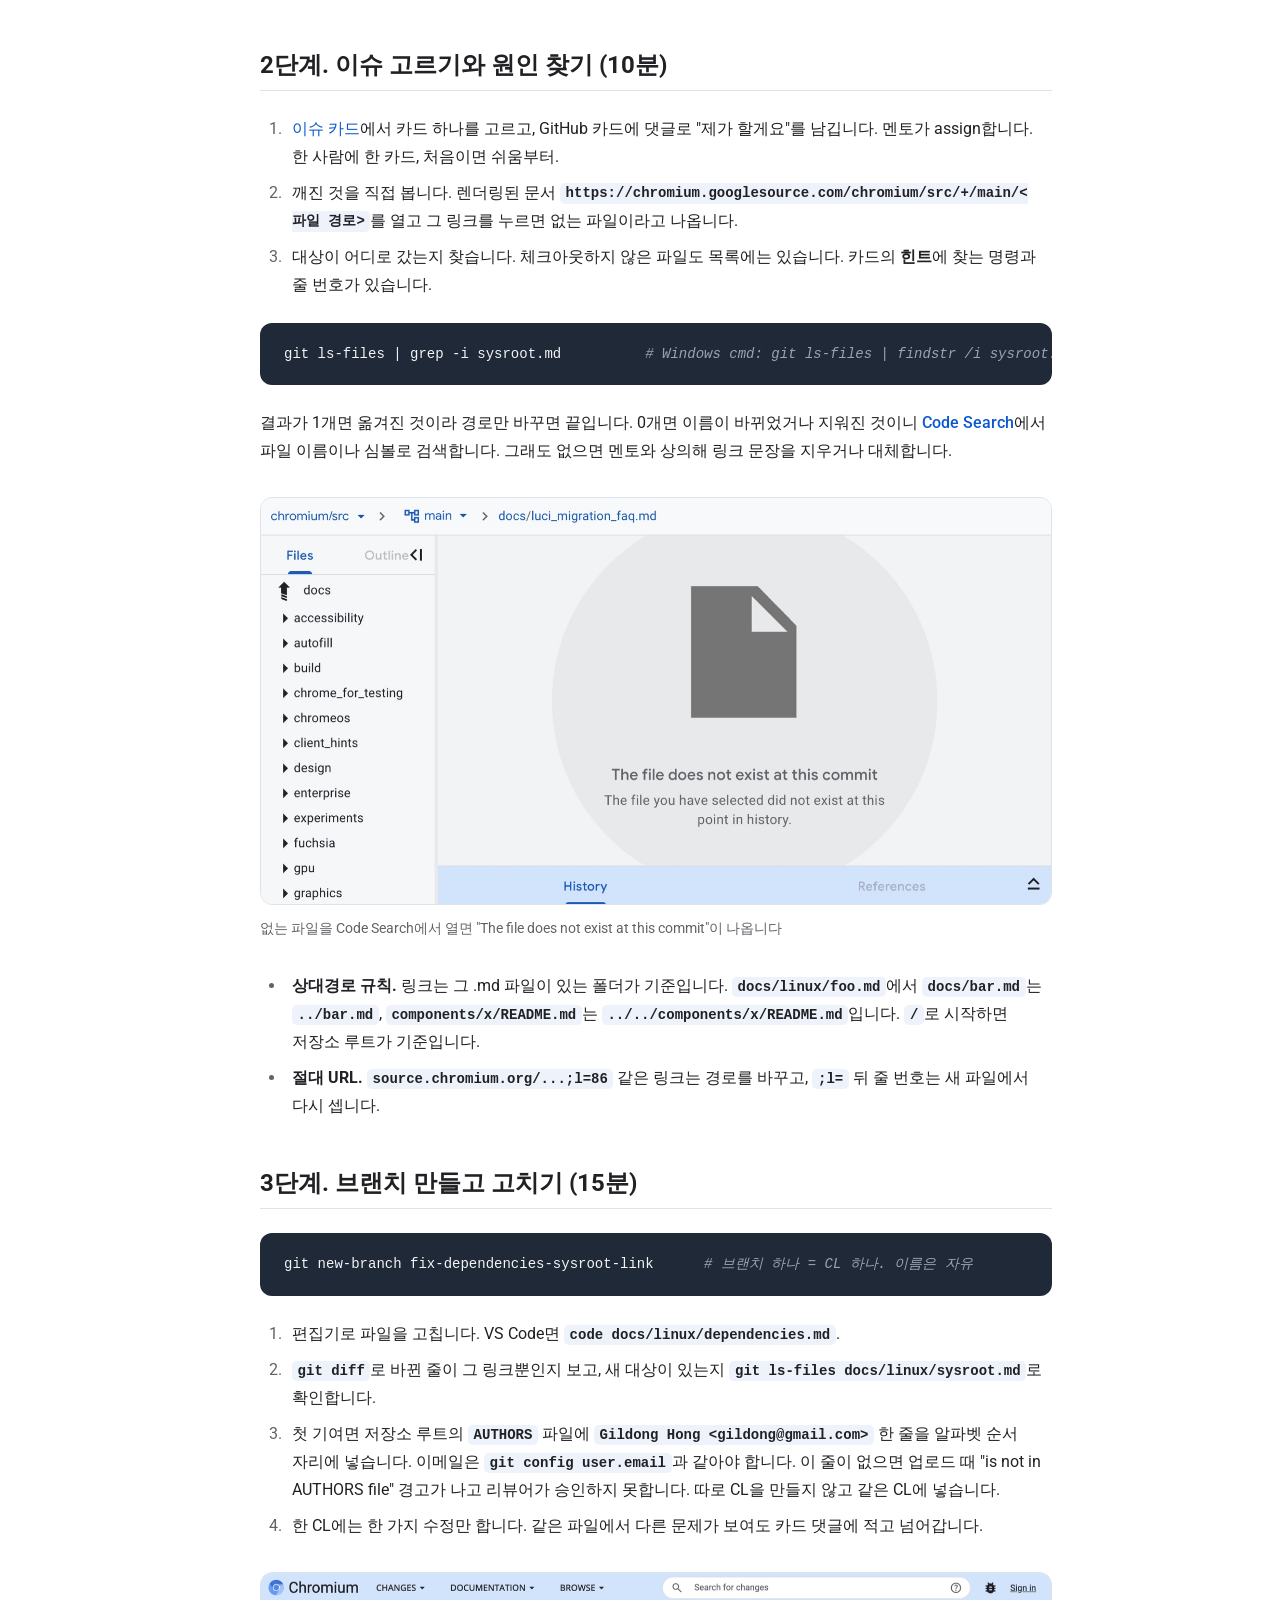
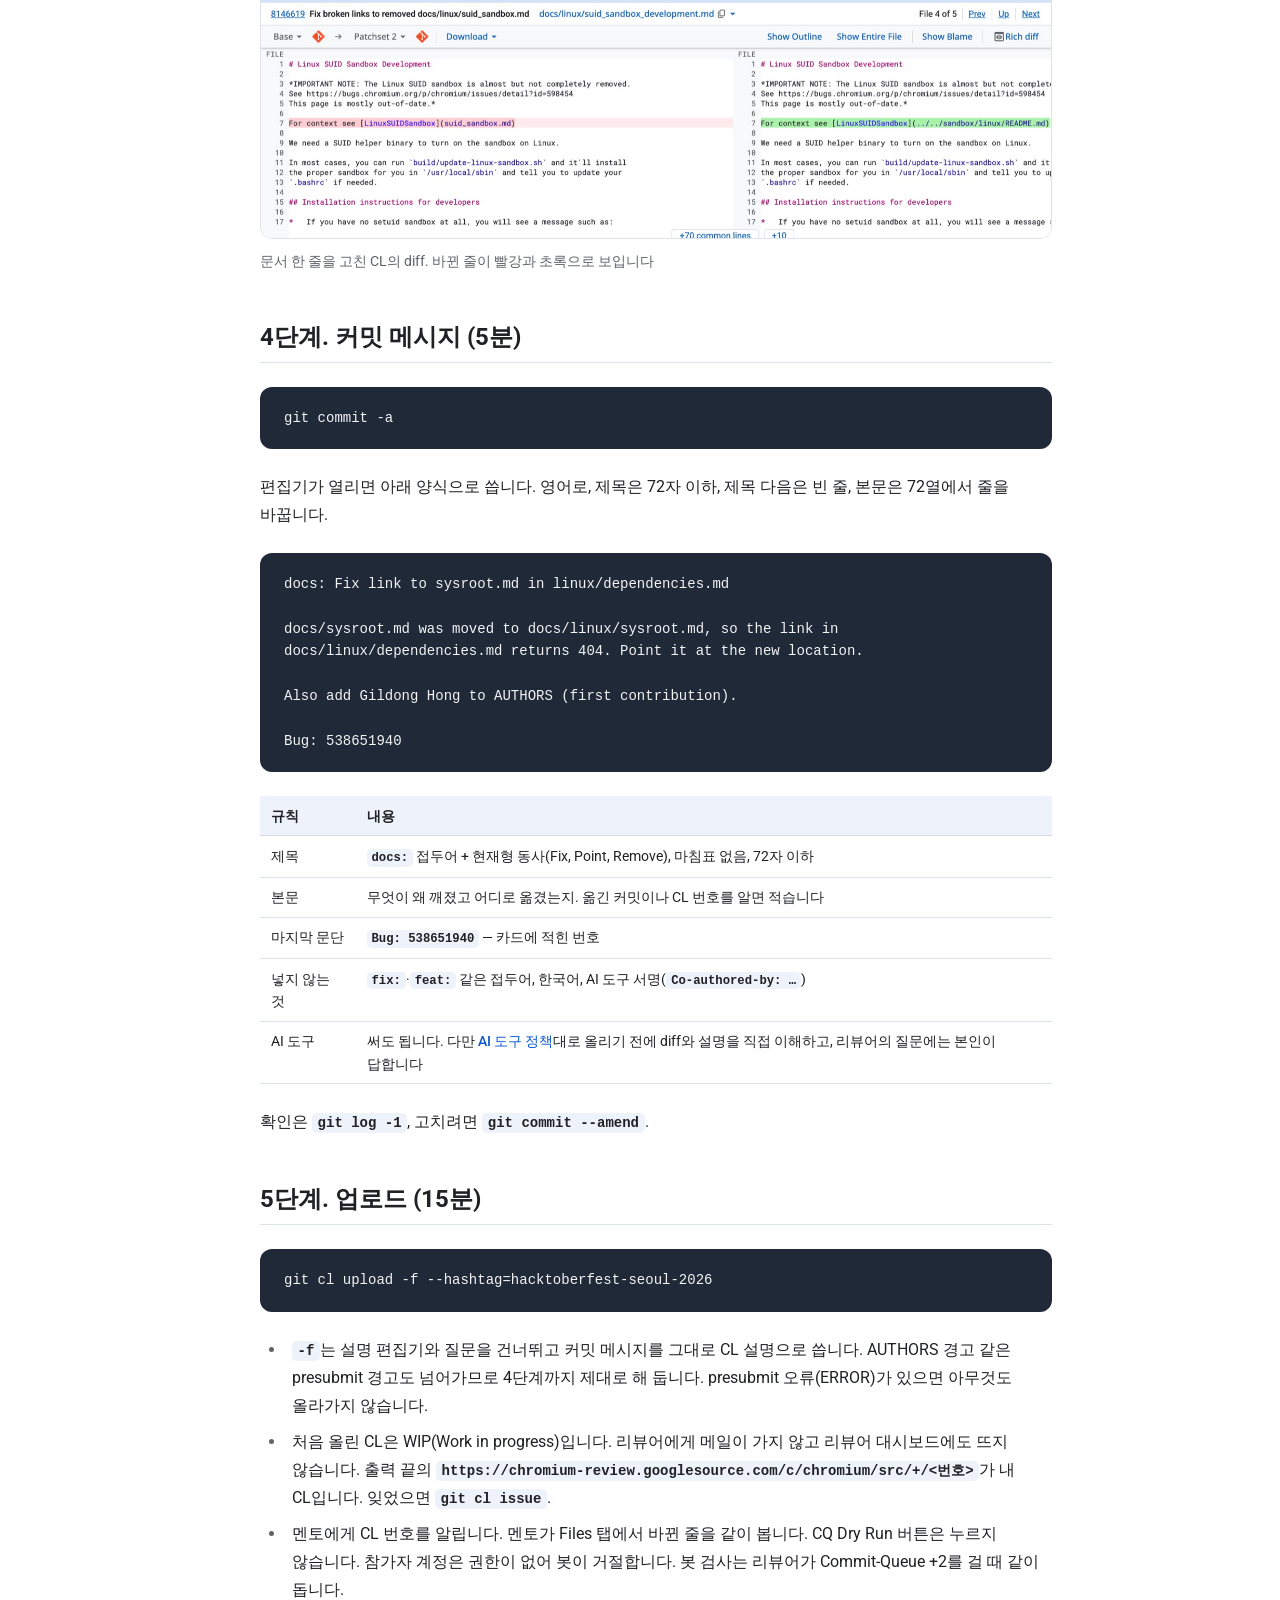
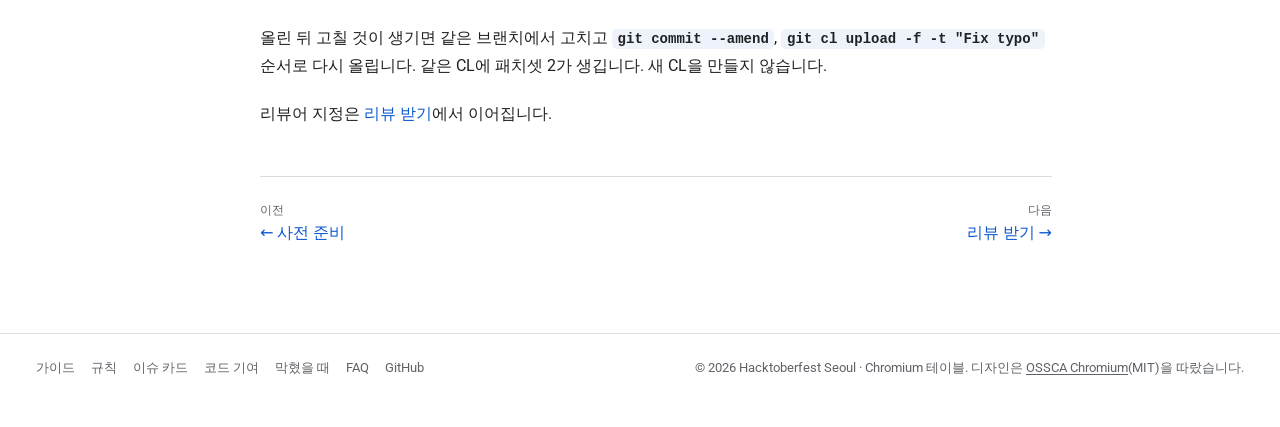
<file: docs/first-cl.html>
<!doctype html>
<html lang="ko">
<head>
<meta charset="utf-8">
<meta name="viewport" content="width=device-width, initial-scale=1">
<title>첫 CL 올리기 | Hacktoberfest Seoul · Chromium</title>
<meta name="description" content="소스 받기부터 업로드까지 0~5단계 (약 1시간)">
<meta property="og:title" content="첫 CL 올리기 | Hacktoberfest Seoul · Chromium">
<meta property="og:description" content="소스 받기부터 업로드까지 0~5단계 (약 1시간)">
<meta property="og:type" content="website">
<meta name="theme-color" content="#ffffff">
<link rel="icon" href="assets/favicon.png">
<link rel="preconnect" href="https://fonts.googleapis.com">
<link rel="preconnect" href="https://fonts.gstatic.com" crossorigin>
<link rel="stylesheet" href="https://fonts.googleapis.com/css2?family=Roboto:wght@400;500;700&display=swap">
<link rel="stylesheet" href="assets/site.css">
<script>(function(){try{var t=localStorage.getItem('theme');var d=t?t==='dark':window.matchMedia('(prefers-color-scheme: dark)').matches;if(d)document.documentElement.classList.add('dark');}catch(e){}})();</script>
</head>
<body>
<a class="skip" href="#main">본문으로 건너뛰기</a>
<header class="site-header">
  <div class="strip" aria-hidden="true"></div>
  <div class="container header-row">
    <a class="brand" href="index.html"><span class="mark" aria-hidden="true"><span></span></span><span class="brand-text">Hacktoberfest Seoul · Chromium</span></a>
    <nav class="site-nav" aria-label="주 메뉴"><a href="index.html" aria-current="page" class="is-active">가이드</a><a href="rules.html">규칙</a><a href="cards.html">이슈 카드</a><a href="code-guide.html">코드 기여</a><a href="troubleshooting.html">막혔을 때</a><a href="faq.html">FAQ</a></nav>
    <div class="header-actions">
      <button type="button" class="theme-toggle" aria-label="테마 전환"><span class="sun">☀️</span><span class="moon">🌙</span></button>
      <a class="gh-pill" href="https://github.com/jmsmg/hacktoberfest-seoul-2026-chromium" target="_blank" rel="noopener" aria-label="GitHub 저장소"><svg xmlns="http://www.w3.org/2000/svg" width="18" height="18" viewBox="0 0 24 24" fill="currentColor" aria-hidden="true"><path d="M12 0c-6.626 0-12 5.373-12 12 0 5.302 3.438 9.8 8.207 11.387.599.111.793-.261.793-.577v-2.234c-3.338.726-4.033-1.416-4.033-1.416-.546-1.387-1.333-1.756-1.333-1.756-1.089-.745.083-.729.083-.729 1.205.084 1.839 1.237 1.839 1.237 1.07 1.834 2.807 1.304 3.492.997.107-.775.418-1.305.762-1.604-2.665-.305-5.467-1.334-5.467-5.931 0-1.311.469-2.381 1.236-3.221-.124-.303-.535-1.524.117-3.176 0 0 1.008-.322 3.301 1.23.957-.266 1.983-.399 3.003-.404 1.02.005 2.047.138 3.006.404 2.291-1.552 3.297-1.23 3.297-1.23.653 1.653.242 2.874.118 3.176.77.84 1.235 1.911 1.235 3.221 0 4.609-2.807 5.624-5.479 5.921.43.372.823 1.102.823 2.222v3.293c0 .319.192.694.801.576 4.765-1.589 8.199-6.086 8.199-11.386 0-6.627-5.373-12-12-12z"/></svg><span>GitHub</span></a>
    </div>
  </div>
</header>
<main id="main" class="container main">
<div class="doc-layout">
  <aside class="doc-sidebar"><div class="docs-group"><h2>가이드</h2><ul><li><a href="start.html">시작하기</a></li><li><a href="setup.html">사전 준비</a></li><li><a href="first-cl.html" aria-current="page" class="is-active">첫 CL 올리기</a></li><li><a href="review.html">리뷰 받기</a></li><li><a href="troubleshooting.html">막혔을 때</a></li></ul></div><div class="docs-group"><h2>규칙</h2><ul><li><a href="rules.html">기여 규칙</a></li><li><a href="ai.html">AI 도구 정책</a></li></ul></div><div class="docs-group"><h2>이슈 카드</h2><ul><li><a href="cards.html">이슈 카드</a></li></ul></div><div class="docs-group"><h2>코드 기여</h2><ul><li><a href="code-guide.html">코드 기여 가이드</a></li><li><a href="code.html">코드 카드 (집에서)</a></li></ul></div><div class="docs-group"><h2>참고 자료</h2><ul><li><a href="faq.html">자주 묻는 질문</a></li><li><a href="links.html">유용한 링크</a></li><li><a href="glossary.html">용어</a></li></ul></div></aside>
  <article class="doc">
    <details class="m-only m-collapse"><summary>문서 목록</summary><div class="m-collapse-body"><div class="docs-group"><h2>가이드</h2><ul><li><a href="start.html">시작하기</a></li><li><a href="setup.html">사전 준비</a></li><li><a href="first-cl.html" aria-current="page" class="is-active">첫 CL 올리기</a></li><li><a href="review.html">리뷰 받기</a></li><li><a href="troubleshooting.html">막혔을 때</a></li></ul></div><div class="docs-group"><h2>규칙</h2><ul><li><a href="rules.html">기여 규칙</a></li><li><a href="ai.html">AI 도구 정책</a></li></ul></div><div class="docs-group"><h2>이슈 카드</h2><ul><li><a href="cards.html">이슈 카드</a></li></ul></div><div class="docs-group"><h2>코드 기여</h2><ul><li><a href="code-guide.html">코드 기여 가이드</a></li><li><a href="code.html">코드 카드 (집에서)</a></li></ul></div><div class="docs-group"><h2>참고 자료</h2><ul><li><a href="faq.html">자주 묻는 질문</a></li><li><a href="links.html">유용한 링크</a></li><li><a href="glossary.html">용어</a></li></ul></div></div></details>
    <details class="m-only m-collapse"><summary>목차</summary><div class="m-collapse-body toc"><ul><li class="lv2"><a href="#첫-cl에서만-하는-것">첫 CL에서만 하는 것</a></li><li class="lv2"><a href="#0단계-시작-전-점검-5분">0단계. 시작 전 점검 (5분)</a></li><li class="lv2"><a href="#1단계-소스-받기-12분">1단계. 소스 받기 (1~2분)</a></li><li class="lv2"><a href="#2단계-이슈-고르기와-원인-찾기-10분">2단계. 이슈 고르기와 원인 찾기 (10분)</a></li><li class="lv2"><a href="#3단계-브랜치-만들고-고치기-15분">3단계. 브랜치 만들고 고치기 (15분)</a></li><li class="lv2"><a href="#4단계-커밋-메시지-5분">4단계. 커밋 메시지 (5분)</a></li><li class="lv2"><a href="#5단계-업로드-15분">5단계. 업로드 (15분)</a></li></ul></div></details>
    <h1 class="page-title">첫 CL 올리기</h1>
    <div class="prose">
<p>Chromium 문서의 깨진 링크 하나를 고쳐 Gerrit에 CL을 올립니다. 아래 예시는 1번 카드 <code>docs/linux/dependencies.md</code>로 설명합니다. 내 <a href="cards.html">카드</a>의 파일과 경로로 바꿔 읽으세요.</p>
<h2 id="첫-cl에서만-하는-것">첫 CL에서만 하는 것<a class="anchor" href="#첫-cl에서만-하는-것" aria-label="이 절 링크">#</a></h2>
<p>Chromium에 처음 올리는 CL에는 아래 네 가지가 더 들어갑니다. 두 번째 CL부터는 필요 없습니다.</p>
<div class="table-wrap"><table class="stack">
<thead>
<tr>
<th>할 일</th>
<th>어디서</th>
<th>왜</th>
</tr>
</thead>
<tbody><tr>
<td data-label="할 일">개인 CLA 서명</td>
<td data-label="어디서"><a href="setup.html">사전 준비</a> 2번</td>
<td data-label="왜">서명이 없으면 리뷰어가 받아 줄 수 없습니다. 리뷰어가 CLA를 확인합니다</td>
</tr>
<tr>
<td data-label="할 일"><code>AUTHORS</code>에 이름 한 줄</td>
<td data-label="어디서">3단계</td>
<td data-label="왜">첫 기여자는 같은 CL에 자기 이름을 넣습니다. AUTHORS만 따로 올리지 않습니다</td>
</tr>
<tr>
<td data-label="할 일">커밋 메시지에 AUTHORS 추가를 밝히기</td>
<td data-label="어디서">4단계</td>
<td data-label="왜">본문 끝에 <code>Also add &lt;이름&gt; to AUTHORS (first contribution).</code> 한 줄을 씁니다</td>
</tr>
<tr>
<td data-label="할 일">리뷰 요청 메시지에 첫 기여라고 쓰기</td>
<td data-label="어디서"><a href="review.html">리뷰 받기</a></td>
<td data-label="왜">리뷰어가 CLA와 AUTHORS를 먼저 확인하고, 처음인 만큼 설명을 더 친절하게 해 줍니다</td>
</tr>
</tbody></table></div>
<p>AUTHORS의 이메일은 커밋 이메일과 같아야 하고, 이름은 Gerrit 계정의 Full Name과 맞춰 씁니다.</p>
<h2 id="0단계-시작-전-점검-5분">0단계. 시작 전 점검 (5분)<a class="anchor" href="#0단계-시작-전-점검-5분" aria-label="이 절 링크">#</a></h2>
<p>네 줄을 차례로 실행합니다. 하나라도 안 되면 손을 들고, 셋업이 20분을 넘기면 <a href="troubleshooting.html">막혔을 때</a>의 대안으로 갑니다.</p>
<div class="code-block"><pre><code>git --version                     <span class="c"># 2.x 면 됩니다</span>
git cl help                       <span class="c"># depot_tools 가 PATH 에 있으면 명령 목록이 나옵니다</span>
git config --global user.email    <span class="c"># CLA·Gerrit 에 쓴 Google 계정 이메일이어야 합니다</span>
git credential-luci info          <span class="c"># 같은 이메일이 나와야 합니다. 안 나오면: git credential-luci login</span></code></pre><button type="button" class="copy" data-copy="git --version
git cl help
git config --global user.email
git credential-luci info">복사</button></div>
<p>Windows는 PowerShell이 아니라 cmd.exe에서 합니다. <code>git cl help</code>가 &quot;&#39;cl&#39; is not a git command&quot;라고 하면 depot_tools가 PATH에 없는 것입니다.</p>
<h2 id="1단계-소스-받기-12분">1단계. 소스 받기 (1~2분)<a class="anchor" href="#1단계-소스-받기-12분" aria-label="이 절 링크">#</a></h2>
<p>전체 Chromium은 수십 GB라 받지 않습니다. 아래 명령은 문서 폴더와 업로드 전 검사(presubmit)에 필요한 폴더만 받습니다. 10월 29일에 두 번 재 보니 1분에서 1분 43초, 252MB였습니다. 행사장처럼 여럿이 같은 네트워크를 쓰면 더 걸릴 수 있습니다.</p>
<div class="code-block"><pre><code>cd ~                               <span class="c"># Windows: cd C:\src</span>
git clone --depth=1 --filter=blob:none --sparse https://chromium.googlesource.com/chromium/src
cd src
git sparse-checkout set docs infra build/ios build/util tools/android/infobar_deprecation tools/checkperms tools/metrics tools/python tools/resources tools/web_dev_style</code></pre><button type="button" class="copy" data-copy="cd ~
git clone --depth=1 --filter=blob:none --sparse https://chromium.googlesource.com/chromium/src
cd src
git sparse-checkout set docs infra build/ios build/util tools/android/infobar_deprecation tools/checkperms tools/metrics tools/python tools/resources tools/web_dev_style">복사</button></div>
<ul>
<li>미리 받아 온 사람은 <code>cd src</code>, <code>git checkout main</code>, <code>git pull</code> 순서로 최신화합니다.</li>
<li><code>docs/</code> 밖의 파일을 고칠 때는 그 폴더를 <code>git sparse-checkout add &lt;폴더&gt;</code>로 더 받습니다. 20~50초 걸립니다. 예: <code>git sparse-checkout add components/os_crypt</code>.</li>
<li><code>fetch chromium</code>, <code>gclient sync</code>는 실행하지 않습니다. 전체 소스를 받기 시작해 몇 시간이 걸립니다.</li>
</ul>
<h2 id="2단계-이슈-고르기와-원인-찾기-10분">2단계. 이슈 고르기와 원인 찾기 (10분)<a class="anchor" href="#2단계-이슈-고르기와-원인-찾기-10분" aria-label="이 절 링크">#</a></h2>
<ol>
<li><a href="cards.html">이슈 카드</a>에서 카드 하나를 고르고, GitHub 카드에 댓글로 &quot;제가 할게요&quot;를 남깁니다. 멘토가 assign합니다. 한 사람에 한 카드, 처음이면 쉬움부터.</li>
<li>깨진 것을 직접 봅니다. 렌더링된 문서 <code>https://chromium.googlesource.com/chromium/src/+/main/&lt;파일 경로&gt;</code>를 열고 그 링크를 누르면 없는 파일이라고 나옵니다.</li>
<li>대상이 어디로 갔는지 찾습니다. 체크아웃하지 않은 파일도 목록에는 있습니다. 카드의 <strong>힌트</strong>에 찾는 명령과 줄 번호가 있습니다.</li>
</ol>
<div class="code-block"><pre><code>git ls-files | grep -i sysroot.md          <span class="c"># Windows cmd: git ls-files | findstr /i sysroot.md</span></code></pre><button type="button" class="copy" data-copy="git ls-files | grep -i sysroot.md">복사</button></div>
<p>결과가 1개면 옮겨진 것이라 경로만 바꾸면 끝입니다. 0개면 이름이 바뀌었거나 지워진 것이니 <a href="https://source.chromium.org/chromium/chromium/src" target="_blank" rel="noopener">Code Search</a>에서 파일 이름이나 심볼로 검색합니다. 그래도 없으면 멘토와 상의해 링크 문장을 지우거나 대체합니다.</p>
<figure><img src="img/cs-notfound.jpg" alt="없는 파일을 Code Search에서 열면 &quot;The file does not exist at this commit&quot;이 나옵니다" loading="lazy" decoding="async"><figcaption>없는 파일을 Code Search에서 열면 &quot;The file does not exist at this commit&quot;이 나옵니다</figcaption></figure>
<ul>
<li><strong>상대경로 규칙.</strong> 링크는 그 .md 파일이 있는 폴더가 기준입니다. <code>docs/linux/foo.md</code>에서 <code>docs/bar.md</code>는 <code>../bar.md</code>, <code>components/x/README.md</code>는 <code>../../components/x/README.md</code>입니다. <code>/</code>로 시작하면 저장소 루트가 기준입니다.</li>
<li><strong>절대 URL.</strong> <code>source.chromium.org/...;l=86</code> 같은 링크는 경로를 바꾸고, <code>;l=</code> 뒤 줄 번호는 새 파일에서 다시 셉니다.</li>
</ul>
<h2 id="3단계-브랜치-만들고-고치기-15분">3단계. 브랜치 만들고 고치기 (15분)<a class="anchor" href="#3단계-브랜치-만들고-고치기-15분" aria-label="이 절 링크">#</a></h2>
<div class="code-block"><pre><code>git new-branch fix-dependencies-sysroot-link      <span class="c"># 브랜치 하나 = CL 하나. 이름은 자유</span></code></pre><button type="button" class="copy" data-copy="git new-branch fix-dependencies-sysroot-link">복사</button></div>
<ol>
<li>편집기로 파일을 고칩니다. VS Code면 <code>code docs/linux/dependencies.md</code>.</li>
<li><code>git diff</code>로 바뀐 줄이 그 링크뿐인지 보고, 새 대상이 있는지 <code>git ls-files docs/linux/sysroot.md</code>로 확인합니다.</li>
<li>첫 기여면 저장소 루트의 <code>AUTHORS</code> 파일에 <code>Gildong Hong &lt;gildong@gmail.com&gt;</code> 한 줄을 알파벳 순서 자리에 넣습니다. 이메일은 <code>git config user.email</code>과 같아야 합니다. 이 줄이 없으면 업로드 때 &quot;is not in AUTHORS file&quot; 경고가 나고 리뷰어가 승인하지 못합니다. 따로 CL을 만들지 않고 같은 CL에 넣습니다.</li>
<li>한 CL에는 한 가지 수정만 합니다. 같은 파일에서 다른 문제가 보여도 카드 댓글에 적고 넘어갑니다.</li>
</ol>
<figure><img src="img/diff-suid.jpg" alt="문서 한 줄을 고친 CL의 diff. 바뀐 줄이 빨강과 초록으로 보입니다" loading="lazy" decoding="async"><figcaption>문서 한 줄을 고친 CL의 diff. 바뀐 줄이 빨강과 초록으로 보입니다</figcaption></figure>
<h2 id="4단계-커밋-메시지-5분">4단계. 커밋 메시지 (5분)<a class="anchor" href="#4단계-커밋-메시지-5분" aria-label="이 절 링크">#</a></h2>
<div class="code-block"><pre><code>git commit -a</code></pre><button type="button" class="copy" data-copy="git commit -a">복사</button></div>
<p>편집기가 열리면 아래 양식으로 씁니다. 영어로, 제목은 72자 이하, 제목 다음은 빈 줄, 본문은 72열에서 줄을 바꿉니다.</p>
<div class="code-block"><pre><code>docs: Fix link to sysroot.md in linux/dependencies.md

docs/sysroot.md was moved to docs/linux/sysroot.md, so the link in
docs/linux/dependencies.md returns 404. Point it at the new location.

Also add Gildong Hong to AUTHORS (first contribution).

Bug: 538651940</code></pre><button type="button" class="copy" data-copy="docs: Fix link to sysroot.md in linux/dependencies.md

docs/sysroot.md was moved to docs/linux/sysroot.md, so the link in
docs/linux/dependencies.md returns 404. Point it at the new location.

Also add Gildong Hong to AUTHORS (first contribution).

Bug: 538651940">복사</button></div>
<div class="table-wrap"><table class="stack">
<thead>
<tr>
<th>규칙</th>
<th>내용</th>
</tr>
</thead>
<tbody><tr>
<td data-label="규칙">제목</td>
<td data-label="내용"><code>docs:</code> 접두어 + 현재형 동사(Fix, Point, Remove), 마침표 없음, 72자 이하</td>
</tr>
<tr>
<td data-label="규칙">본문</td>
<td data-label="내용">무엇이 왜 깨졌고 어디로 옮겼는지. 옮긴 커밋이나 CL 번호를 알면 적습니다</td>
</tr>
<tr>
<td data-label="규칙">마지막 문단</td>
<td data-label="내용"><code>Bug: 538651940</code> — 카드에 적힌 번호</td>
</tr>
<tr>
<td data-label="규칙">넣지 않는 것</td>
<td data-label="내용"><code>fix:</code>·<code>feat:</code> 같은 접두어, 한국어, AI 도구 서명(<code>Co-authored-by: …</code>)</td>
</tr>
<tr>
<td data-label="규칙">AI 도구</td>
<td data-label="내용">써도 됩니다. 다만 <a href="ai.html">AI 도구 정책</a>대로 올리기 전에 diff와 설명을 직접 이해하고, 리뷰어의 질문에는 본인이 답합니다</td>
</tr>
</tbody></table></div>
<p>확인은 <code>git log -1</code>, 고치려면 <code>git commit --amend</code>.</p>
<h2 id="5단계-업로드-15분">5단계. 업로드 (15분)<a class="anchor" href="#5단계-업로드-15분" aria-label="이 절 링크">#</a></h2>
<div class="code-block"><pre><code>git cl upload -f --hashtag=hacktoberfest-seoul-2026</code></pre><button type="button" class="copy" data-copy="git cl upload -f --hashtag=hacktoberfest-seoul-2026">복사</button></div>
<ul>
<li><code>-f</code>는 설명 편집기와 질문을 건너뛰고 커밋 메시지를 그대로 CL 설명으로 씁니다. AUTHORS 경고 같은 presubmit 경고도 넘어가므로 4단계까지 제대로 해 둡니다. presubmit 오류(ERROR)가 있으면 아무것도 올라가지 않습니다.</li>
<li>처음 올린 CL은 WIP(Work in progress)입니다. 리뷰어에게 메일이 가지 않고 리뷰어 대시보드에도 뜨지 않습니다. 출력 끝의 <code>https://chromium-review.googlesource.com/c/chromium/src/+/&lt;번호&gt;</code>가 내 CL입니다. 잊었으면 <code>git cl issue</code>.</li>
<li>멘토에게 CL 번호를 알립니다. 멘토가 Files 탭에서 바뀐 줄을 같이 봅니다. CQ Dry Run 버튼은 누르지 않습니다. 참가자 계정은 권한이 없어 봇이 거절합니다. 봇 검사는 리뷰어가 Commit-Queue +2를 걸 때 같이 돕니다.</li>
</ul>
<p>올린 뒤 고칠 것이 생기면 같은 브랜치에서 고치고 <code>git commit --amend</code>, <code>git cl upload -f -t &quot;Fix typo&quot;</code> 순서로 다시 올립니다. 같은 CL에 패치셋 2가 생깁니다. 새 CL을 만들지 않습니다.</p>
<p>리뷰어 지정은 <a href="review.html">리뷰 받기</a>에서 이어집니다.</p>

    </div>
    <nav class="pager" aria-label="이전 다음 문서"><a class="prev" href="setup.html"><span>이전</span>← 사전 준비</a><a class="next" href="review.html"><span>다음</span>리뷰 받기 →</a></nav>
  </article>
  <aside class="doc-toc"><nav class="toc" aria-label="목차"><h2>목차</h2><ul><li class="lv2"><a href="#첫-cl에서만-하는-것">첫 CL에서만 하는 것</a></li><li class="lv2"><a href="#0단계-시작-전-점검-5분">0단계. 시작 전 점검 (5분)</a></li><li class="lv2"><a href="#1단계-소스-받기-12분">1단계. 소스 받기 (1~2분)</a></li><li class="lv2"><a href="#2단계-이슈-고르기와-원인-찾기-10분">2단계. 이슈 고르기와 원인 찾기 (10분)</a></li><li class="lv2"><a href="#3단계-브랜치-만들고-고치기-15분">3단계. 브랜치 만들고 고치기 (15분)</a></li><li class="lv2"><a href="#4단계-커밋-메시지-5분">4단계. 커밋 메시지 (5분)</a></li><li class="lv2"><a href="#5단계-업로드-15분">5단계. 업로드 (15분)</a></li></ul></nav></aside>
</div>
</main>
<footer class="site-footer">
  <div class="container footer-row">
    <nav class="footer-nav" aria-label="바닥 메뉴"><a href="index.html">가이드</a><a href="rules.html">규칙</a><a href="cards.html">이슈 카드</a><a href="code-guide.html">코드 기여</a><a href="troubleshooting.html">막혔을 때</a><a href="faq.html">FAQ</a><a href="https://github.com/jmsmg/hacktoberfest-seoul-2026-chromium" target="_blank" rel="noopener">GitHub</a></nav>
    <p>© 2026 Hacktoberfest Seoul · Chromium 테이블. 디자인은 <a href="https://github.com/OSSCA-chromium/contributions" target="_blank" rel="noopener">OSSCA Chromium</a>(MIT)을 따랐습니다.</p>
  </div>
</footer>
<script src="assets/site.js"></script>
</body>
</html>
</file>
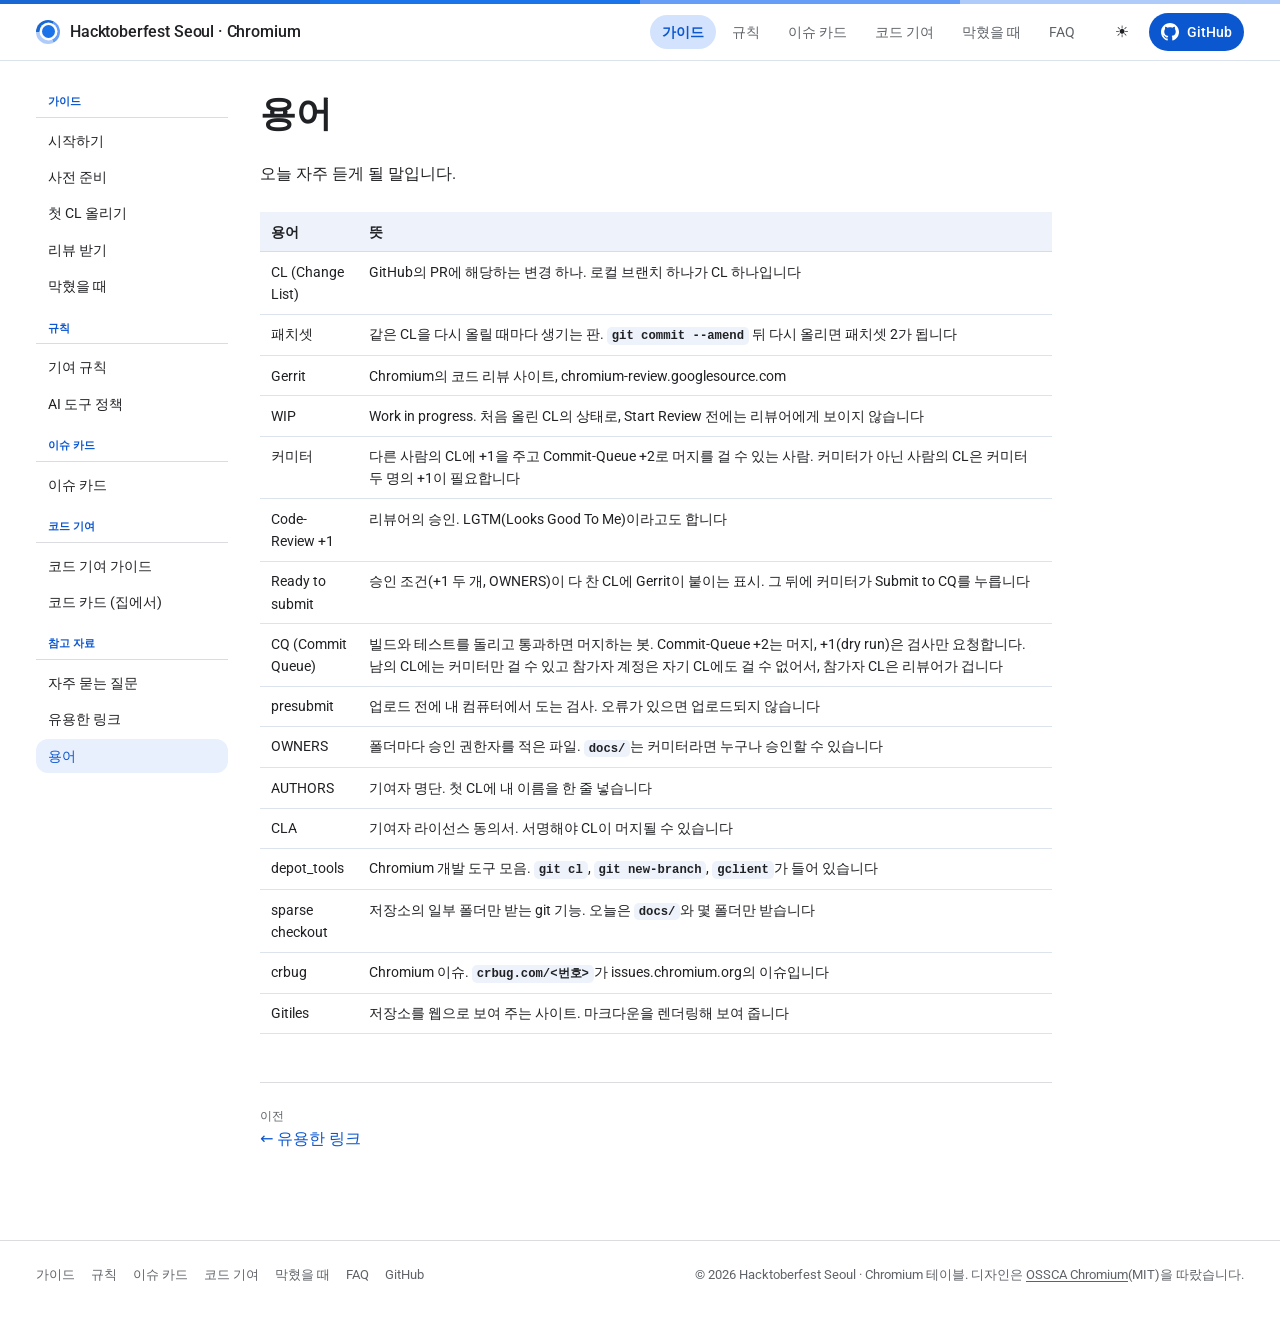
<file: docs/glossary.html>
<!doctype html>
<html lang="ko">
<head>
<meta charset="utf-8">
<meta name="viewport" content="width=device-width, initial-scale=1">
<title>용어 | Hacktoberfest Seoul · Chromium</title>
<meta name="description" content="CL, 패치셋, 커미터, CQ 같은 낯선 말 정리">
<meta property="og:title" content="용어 | Hacktoberfest Seoul · Chromium">
<meta property="og:description" content="CL, 패치셋, 커미터, CQ 같은 낯선 말 정리">
<meta property="og:type" content="website">
<meta name="theme-color" content="#ffffff">
<link rel="icon" href="assets/favicon.png">
<link rel="preconnect" href="https://fonts.googleapis.com">
<link rel="preconnect" href="https://fonts.gstatic.com" crossorigin>
<link rel="stylesheet" href="https://fonts.googleapis.com/css2?family=Roboto:wght@400;500;700&display=swap">
<link rel="stylesheet" href="assets/site.css">
<script>(function(){try{var t=localStorage.getItem('theme');var d=t?t==='dark':window.matchMedia('(prefers-color-scheme: dark)').matches;if(d)document.documentElement.classList.add('dark');}catch(e){}})();</script>
</head>
<body>
<a class="skip" href="#main">본문으로 건너뛰기</a>
<header class="site-header">
  <div class="strip" aria-hidden="true"></div>
  <div class="container header-row">
    <a class="brand" href="index.html"><span class="mark" aria-hidden="true"><span></span></span><span class="brand-text">Hacktoberfest Seoul · Chromium</span></a>
    <nav class="site-nav" aria-label="주 메뉴"><a href="index.html" aria-current="page" class="is-active">가이드</a><a href="rules.html">규칙</a><a href="cards.html">이슈 카드</a><a href="code-guide.html">코드 기여</a><a href="troubleshooting.html">막혔을 때</a><a href="faq.html">FAQ</a></nav>
    <div class="header-actions">
      <button type="button" class="theme-toggle" aria-label="테마 전환"><span class="sun">☀️</span><span class="moon">🌙</span></button>
      <a class="gh-pill" href="https://github.com/jmsmg/hacktoberfest-seoul-2026-chromium" target="_blank" rel="noopener" aria-label="GitHub 저장소"><svg xmlns="http://www.w3.org/2000/svg" width="18" height="18" viewBox="0 0 24 24" fill="currentColor" aria-hidden="true"><path d="M12 0c-6.626 0-12 5.373-12 12 0 5.302 3.438 9.8 8.207 11.387.599.111.793-.261.793-.577v-2.234c-3.338.726-4.033-1.416-4.033-1.416-.546-1.387-1.333-1.756-1.333-1.756-1.089-.745.083-.729.083-.729 1.205.084 1.839 1.237 1.839 1.237 1.07 1.834 2.807 1.304 3.492.997.107-.775.418-1.305.762-1.604-2.665-.305-5.467-1.334-5.467-5.931 0-1.311.469-2.381 1.236-3.221-.124-.303-.535-1.524.117-3.176 0 0 1.008-.322 3.301 1.23.957-.266 1.983-.399 3.003-.404 1.02.005 2.047.138 3.006.404 2.291-1.552 3.297-1.23 3.297-1.23.653 1.653.242 2.874.118 3.176.77.84 1.235 1.911 1.235 3.221 0 4.609-2.807 5.624-5.479 5.921.43.372.823 1.102.823 2.222v3.293c0 .319.192.694.801.576 4.765-1.589 8.199-6.086 8.199-11.386 0-6.627-5.373-12-12-12z"/></svg><span>GitHub</span></a>
    </div>
  </div>
</header>
<main id="main" class="container main">
<div class="doc-layout">
  <aside class="doc-sidebar"><div class="docs-group"><h2>가이드</h2><ul><li><a href="start.html">시작하기</a></li><li><a href="setup.html">사전 준비</a></li><li><a href="first-cl.html">첫 CL 올리기</a></li><li><a href="review.html">리뷰 받기</a></li><li><a href="troubleshooting.html">막혔을 때</a></li></ul></div><div class="docs-group"><h2>규칙</h2><ul><li><a href="rules.html">기여 규칙</a></li><li><a href="ai.html">AI 도구 정책</a></li></ul></div><div class="docs-group"><h2>이슈 카드</h2><ul><li><a href="cards.html">이슈 카드</a></li></ul></div><div class="docs-group"><h2>코드 기여</h2><ul><li><a href="code-guide.html">코드 기여 가이드</a></li><li><a href="code.html">코드 카드 (집에서)</a></li></ul></div><div class="docs-group"><h2>참고 자료</h2><ul><li><a href="faq.html">자주 묻는 질문</a></li><li><a href="links.html">유용한 링크</a></li><li><a href="glossary.html" aria-current="page" class="is-active">용어</a></li></ul></div></aside>
  <article class="doc">
    <details class="m-only m-collapse"><summary>문서 목록</summary><div class="m-collapse-body"><div class="docs-group"><h2>가이드</h2><ul><li><a href="start.html">시작하기</a></li><li><a href="setup.html">사전 준비</a></li><li><a href="first-cl.html">첫 CL 올리기</a></li><li><a href="review.html">리뷰 받기</a></li><li><a href="troubleshooting.html">막혔을 때</a></li></ul></div><div class="docs-group"><h2>규칙</h2><ul><li><a href="rules.html">기여 규칙</a></li><li><a href="ai.html">AI 도구 정책</a></li></ul></div><div class="docs-group"><h2>이슈 카드</h2><ul><li><a href="cards.html">이슈 카드</a></li></ul></div><div class="docs-group"><h2>코드 기여</h2><ul><li><a href="code-guide.html">코드 기여 가이드</a></li><li><a href="code.html">코드 카드 (집에서)</a></li></ul></div><div class="docs-group"><h2>참고 자료</h2><ul><li><a href="faq.html">자주 묻는 질문</a></li><li><a href="links.html">유용한 링크</a></li><li><a href="glossary.html" aria-current="page" class="is-active">용어</a></li></ul></div></div></details>
    
    <h1 class="page-title">용어</h1>
    <div class="prose">
<p>오늘 자주 듣게 될 말입니다.</p>
<div class="table-wrap"><table class="stack">
<thead>
<tr>
<th>용어</th>
<th>뜻</th>
</tr>
</thead>
<tbody><tr>
<td data-label="용어">CL (Change List)</td>
<td data-label="뜻">GitHub의 PR에 해당하는 변경 하나. 로컬 브랜치 하나가 CL 하나입니다</td>
</tr>
<tr>
<td data-label="용어">패치셋</td>
<td data-label="뜻">같은 CL을 다시 올릴 때마다 생기는 판. <code>git commit --amend</code> 뒤 다시 올리면 패치셋 2가 됩니다</td>
</tr>
<tr>
<td data-label="용어">Gerrit</td>
<td data-label="뜻">Chromium의 코드 리뷰 사이트, chromium-review.googlesource.com</td>
</tr>
<tr>
<td data-label="용어">WIP</td>
<td data-label="뜻">Work in progress. 처음 올린 CL의 상태로, Start Review 전에는 리뷰어에게 보이지 않습니다</td>
</tr>
<tr>
<td data-label="용어">커미터</td>
<td data-label="뜻">다른 사람의 CL에 +1을 주고 Commit-Queue +2로 머지를 걸 수 있는 사람. 커미터가 아닌 사람의 CL은 커미터 두 명의 +1이 필요합니다</td>
</tr>
<tr>
<td data-label="용어">Code-Review +1</td>
<td data-label="뜻">리뷰어의 승인. LGTM(Looks Good To Me)이라고도 합니다</td>
</tr>
<tr>
<td data-label="용어">Ready to submit</td>
<td data-label="뜻">승인 조건(+1 두 개, OWNERS)이 다 찬 CL에 Gerrit이 붙이는 표시. 그 뒤에 커미터가 Submit to CQ를 누릅니다</td>
</tr>
<tr>
<td data-label="용어">CQ (Commit Queue)</td>
<td data-label="뜻">빌드와 테스트를 돌리고 통과하면 머지하는 봇. Commit-Queue +2는 머지, +1(dry run)은 검사만 요청합니다. 남의 CL에는 커미터만 걸 수 있고 참가자 계정은 자기 CL에도 걸 수 없어서, 참가자 CL은 리뷰어가 겁니다</td>
</tr>
<tr>
<td data-label="용어">presubmit</td>
<td data-label="뜻">업로드 전에 내 컴퓨터에서 도는 검사. 오류가 있으면 업로드되지 않습니다</td>
</tr>
<tr>
<td data-label="용어">OWNERS</td>
<td data-label="뜻">폴더마다 승인 권한자를 적은 파일. <code>docs/</code>는 커미터라면 누구나 승인할 수 있습니다</td>
</tr>
<tr>
<td data-label="용어">AUTHORS</td>
<td data-label="뜻">기여자 명단. 첫 CL에 내 이름을 한 줄 넣습니다</td>
</tr>
<tr>
<td data-label="용어">CLA</td>
<td data-label="뜻">기여자 라이선스 동의서. 서명해야 CL이 머지될 수 있습니다</td>
</tr>
<tr>
<td data-label="용어">depot_tools</td>
<td data-label="뜻">Chromium 개발 도구 모음. <code>git cl</code>, <code>git new-branch</code>, <code>gclient</code>가 들어 있습니다</td>
</tr>
<tr>
<td data-label="용어">sparse checkout</td>
<td data-label="뜻">저장소의 일부 폴더만 받는 git 기능. 오늘은 <code>docs/</code>와 몇 폴더만 받습니다</td>
</tr>
<tr>
<td data-label="용어">crbug</td>
<td data-label="뜻">Chromium 이슈. <code>crbug.com/&lt;번호&gt;</code>가 issues.chromium.org의 이슈입니다</td>
</tr>
<tr>
<td data-label="용어">Gitiles</td>
<td data-label="뜻">저장소를 웹으로 보여 주는 사이트. 마크다운을 렌더링해 보여 줍니다</td>
</tr>
</tbody></table></div>

    </div>
    <nav class="pager" aria-label="이전 다음 문서"><a class="prev" href="links.html"><span>이전</span>← 유용한 링크</a><span></span></nav>
  </article>
  <aside class="doc-toc"></aside>
</div>
</main>
<footer class="site-footer">
  <div class="container footer-row">
    <nav class="footer-nav" aria-label="바닥 메뉴"><a href="index.html">가이드</a><a href="rules.html">규칙</a><a href="cards.html">이슈 카드</a><a href="code-guide.html">코드 기여</a><a href="troubleshooting.html">막혔을 때</a><a href="faq.html">FAQ</a><a href="https://github.com/jmsmg/hacktoberfest-seoul-2026-chromium" target="_blank" rel="noopener">GitHub</a></nav>
    <p>© 2026 Hacktoberfest Seoul · Chromium 테이블. 디자인은 <a href="https://github.com/OSSCA-chromium/contributions" target="_blank" rel="noopener">OSSCA Chromium</a>(MIT)을 따랐습니다.</p>
  </div>
</footer>
<script src="assets/site.js"></script>
</body>
</html>
</file>
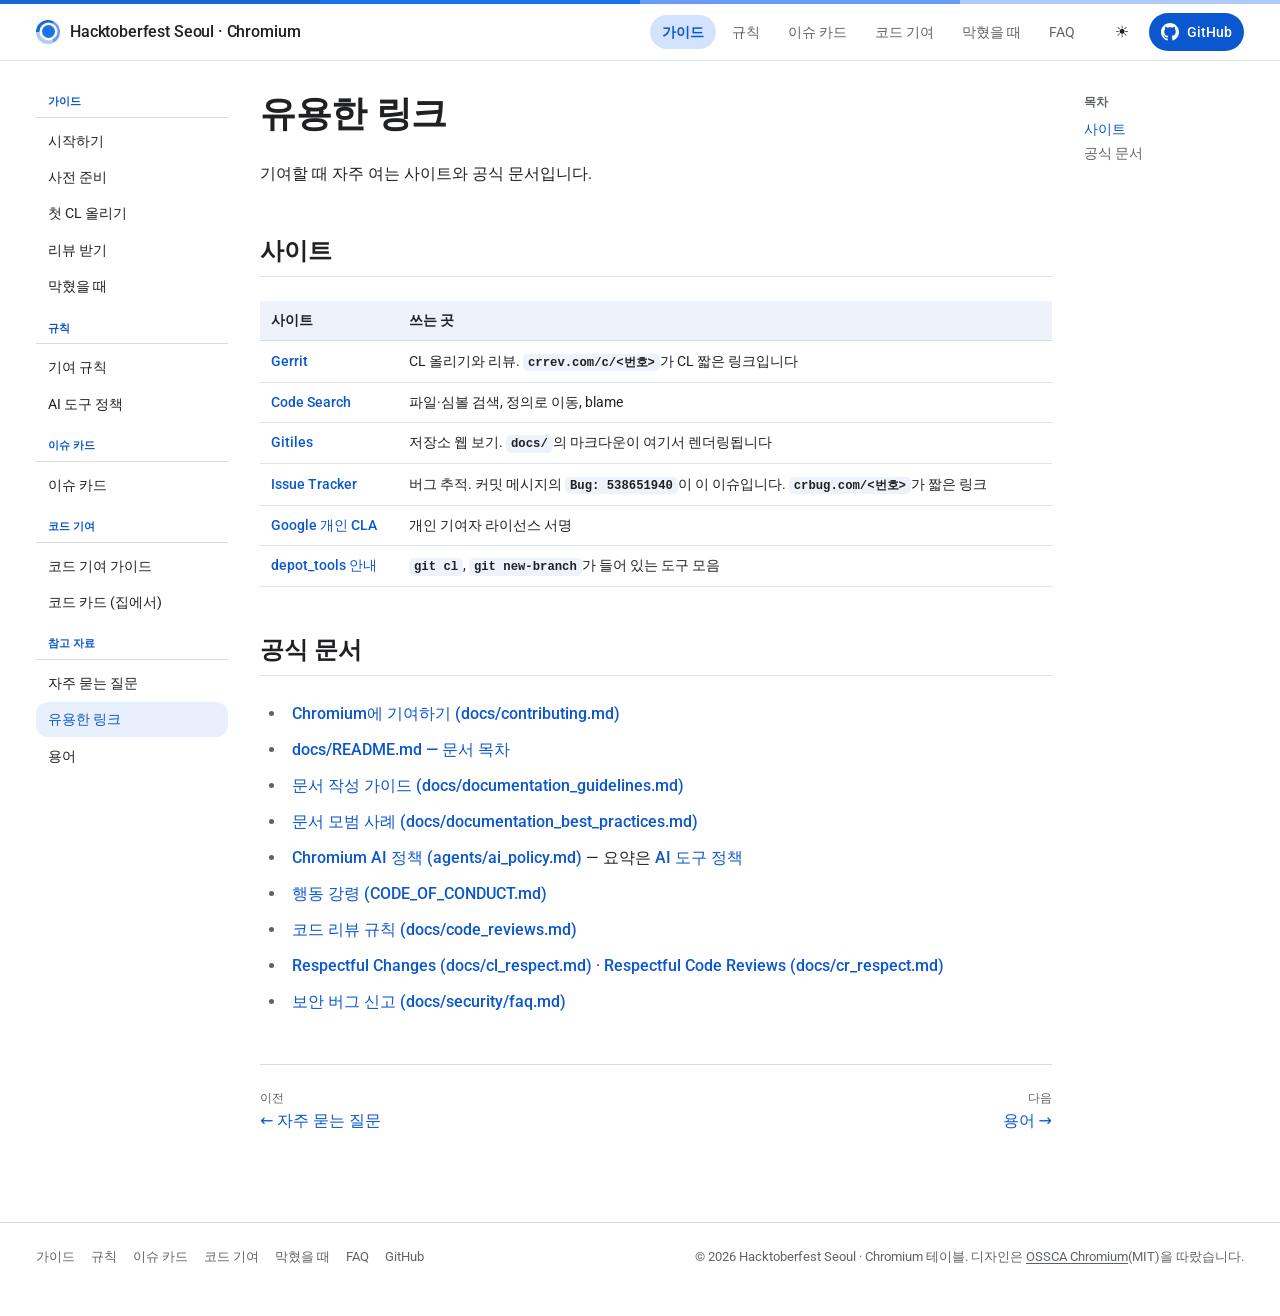
<file: docs/links.html>
<!doctype html>
<html lang="ko">
<head>
<meta charset="utf-8">
<meta name="viewport" content="width=device-width, initial-scale=1">
<title>유용한 링크 | Hacktoberfest Seoul · Chromium</title>
<meta name="description" content="Gerrit, Code Search, Issue Tracker 등 자주 여는 사이트">
<meta property="og:title" content="유용한 링크 | Hacktoberfest Seoul · Chromium">
<meta property="og:description" content="Gerrit, Code Search, Issue Tracker 등 자주 여는 사이트">
<meta property="og:type" content="website">
<meta name="theme-color" content="#ffffff">
<link rel="icon" href="assets/favicon.png">
<link rel="preconnect" href="https://fonts.googleapis.com">
<link rel="preconnect" href="https://fonts.gstatic.com" crossorigin>
<link rel="stylesheet" href="https://fonts.googleapis.com/css2?family=Roboto:wght@400;500;700&display=swap">
<link rel="stylesheet" href="assets/site.css">
<script>(function(){try{var t=localStorage.getItem('theme');var d=t?t==='dark':window.matchMedia('(prefers-color-scheme: dark)').matches;if(d)document.documentElement.classList.add('dark');}catch(e){}})();</script>
</head>
<body>
<a class="skip" href="#main">본문으로 건너뛰기</a>
<header class="site-header">
  <div class="strip" aria-hidden="true"></div>
  <div class="container header-row">
    <a class="brand" href="index.html"><span class="mark" aria-hidden="true"><span></span></span><span class="brand-text">Hacktoberfest Seoul · Chromium</span></a>
    <nav class="site-nav" aria-label="주 메뉴"><a href="index.html" aria-current="page" class="is-active">가이드</a><a href="rules.html">규칙</a><a href="cards.html">이슈 카드</a><a href="code-guide.html">코드 기여</a><a href="troubleshooting.html">막혔을 때</a><a href="faq.html">FAQ</a></nav>
    <div class="header-actions">
      <button type="button" class="theme-toggle" aria-label="테마 전환"><span class="sun">☀️</span><span class="moon">🌙</span></button>
      <a class="gh-pill" href="https://github.com/jmsmg/hacktoberfest-seoul-2026-chromium" target="_blank" rel="noopener" aria-label="GitHub 저장소"><svg xmlns="http://www.w3.org/2000/svg" width="18" height="18" viewBox="0 0 24 24" fill="currentColor" aria-hidden="true"><path d="M12 0c-6.626 0-12 5.373-12 12 0 5.302 3.438 9.8 8.207 11.387.599.111.793-.261.793-.577v-2.234c-3.338.726-4.033-1.416-4.033-1.416-.546-1.387-1.333-1.756-1.333-1.756-1.089-.745.083-.729.083-.729 1.205.084 1.839 1.237 1.839 1.237 1.07 1.834 2.807 1.304 3.492.997.107-.775.418-1.305.762-1.604-2.665-.305-5.467-1.334-5.467-5.931 0-1.311.469-2.381 1.236-3.221-.124-.303-.535-1.524.117-3.176 0 0 1.008-.322 3.301 1.23.957-.266 1.983-.399 3.003-.404 1.02.005 2.047.138 3.006.404 2.291-1.552 3.297-1.23 3.297-1.23.653 1.653.242 2.874.118 3.176.77.84 1.235 1.911 1.235 3.221 0 4.609-2.807 5.624-5.479 5.921.43.372.823 1.102.823 2.222v3.293c0 .319.192.694.801.576 4.765-1.589 8.199-6.086 8.199-11.386 0-6.627-5.373-12-12-12z"/></svg><span>GitHub</span></a>
    </div>
  </div>
</header>
<main id="main" class="container main">
<div class="doc-layout">
  <aside class="doc-sidebar"><div class="docs-group"><h2>가이드</h2><ul><li><a href="start.html">시작하기</a></li><li><a href="setup.html">사전 준비</a></li><li><a href="first-cl.html">첫 CL 올리기</a></li><li><a href="review.html">리뷰 받기</a></li><li><a href="troubleshooting.html">막혔을 때</a></li></ul></div><div class="docs-group"><h2>규칙</h2><ul><li><a href="rules.html">기여 규칙</a></li><li><a href="ai.html">AI 도구 정책</a></li></ul></div><div class="docs-group"><h2>이슈 카드</h2><ul><li><a href="cards.html">이슈 카드</a></li></ul></div><div class="docs-group"><h2>코드 기여</h2><ul><li><a href="code-guide.html">코드 기여 가이드</a></li><li><a href="code.html">코드 카드 (집에서)</a></li></ul></div><div class="docs-group"><h2>참고 자료</h2><ul><li><a href="faq.html">자주 묻는 질문</a></li><li><a href="links.html" aria-current="page" class="is-active">유용한 링크</a></li><li><a href="glossary.html">용어</a></li></ul></div></aside>
  <article class="doc">
    <details class="m-only m-collapse"><summary>문서 목록</summary><div class="m-collapse-body"><div class="docs-group"><h2>가이드</h2><ul><li><a href="start.html">시작하기</a></li><li><a href="setup.html">사전 준비</a></li><li><a href="first-cl.html">첫 CL 올리기</a></li><li><a href="review.html">리뷰 받기</a></li><li><a href="troubleshooting.html">막혔을 때</a></li></ul></div><div class="docs-group"><h2>규칙</h2><ul><li><a href="rules.html">기여 규칙</a></li><li><a href="ai.html">AI 도구 정책</a></li></ul></div><div class="docs-group"><h2>이슈 카드</h2><ul><li><a href="cards.html">이슈 카드</a></li></ul></div><div class="docs-group"><h2>코드 기여</h2><ul><li><a href="code-guide.html">코드 기여 가이드</a></li><li><a href="code.html">코드 카드 (집에서)</a></li></ul></div><div class="docs-group"><h2>참고 자료</h2><ul><li><a href="faq.html">자주 묻는 질문</a></li><li><a href="links.html" aria-current="page" class="is-active">유용한 링크</a></li><li><a href="glossary.html">용어</a></li></ul></div></div></details>
    <details class="m-only m-collapse"><summary>목차</summary><div class="m-collapse-body toc"><ul><li class="lv2"><a href="#사이트">사이트</a></li><li class="lv2"><a href="#공식-문서">공식 문서</a></li></ul></div></details>
    <h1 class="page-title">유용한 링크</h1>
    <div class="prose">
<p>기여할 때 자주 여는 사이트와 공식 문서입니다.</p>
<h2 id="사이트">사이트<a class="anchor" href="#사이트" aria-label="이 절 링크">#</a></h2>
<div class="table-wrap"><table class="stack">
<thead>
<tr>
<th>사이트</th>
<th>쓰는 곳</th>
</tr>
</thead>
<tbody><tr>
<td data-label="사이트"><a href="https://chromium-review.googlesource.com/" target="_blank" rel="noopener">Gerrit</a></td>
<td data-label="쓰는 곳">CL 올리기와 리뷰. <code>crrev.com/c/&lt;번호&gt;</code>가 CL 짧은 링크입니다</td>
</tr>
<tr>
<td data-label="사이트"><a href="https://source.chromium.org/chromium/chromium/src" target="_blank" rel="noopener">Code Search</a></td>
<td data-label="쓰는 곳">파일·심볼 검색, 정의로 이동, blame</td>
</tr>
<tr>
<td data-label="사이트"><a href="https://chromium.googlesource.com/chromium/src/+/main/docs/README.md" target="_blank" rel="noopener">Gitiles</a></td>
<td data-label="쓰는 곳">저장소 웹 보기. <code>docs/</code>의 마크다운이 여기서 렌더링됩니다</td>
</tr>
<tr>
<td data-label="사이트"><a href="https://issues.chromium.org/issues/538651940" target="_blank" rel="noopener">Issue Tracker</a></td>
<td data-label="쓰는 곳">버그 추적. 커밋 메시지의 <code>Bug: 538651940</code>이 이 이슈입니다. <code>crbug.com/&lt;번호&gt;</code>가 짧은 링크</td>
</tr>
<tr>
<td data-label="사이트"><a href="https://cla.developers.google.com/about/google-individual" target="_blank" rel="noopener">Google 개인 CLA</a></td>
<td data-label="쓰는 곳">개인 기여자 라이선스 서명</td>
</tr>
<tr>
<td data-label="사이트"><a href="https://commondatastorage.googleapis.com/chrome-infra-docs/flat/depot_tools/docs/html/depot_tools_tutorial.html" target="_blank" rel="noopener">depot_tools 안내</a></td>
<td data-label="쓰는 곳"><code>git cl</code>, <code>git new-branch</code>가 들어 있는 도구 모음</td>
</tr>
</tbody></table></div>
<h2 id="공식-문서">공식 문서<a class="anchor" href="#공식-문서" aria-label="이 절 링크">#</a></h2>
<ul>
<li><a href="https://chromium.googlesource.com/chromium/src/+/main/docs/contributing.md" target="_blank" rel="noopener">Chromium에 기여하기 (docs/contributing.md)</a></li>
<li><a href="https://chromium.googlesource.com/chromium/src/+/main/docs/README.md" target="_blank" rel="noopener">docs/README.md — 문서 목차</a></li>
<li><a href="https://chromium.googlesource.com/chromium/src/+/main/docs/documentation_guidelines.md" target="_blank" rel="noopener">문서 작성 가이드 (docs/documentation_guidelines.md)</a></li>
<li><a href="https://chromium.googlesource.com/chromium/src/+/main/docs/documentation_best_practices.md" target="_blank" rel="noopener">문서 모범 사례 (docs/documentation_best_practices.md)</a></li>
<li><a href="https://chromium.googlesource.com/chromium/src/+/main/agents/ai_policy.md" target="_blank" rel="noopener">Chromium AI 정책 (agents/ai_policy.md)</a> — 요약은 <a href="ai.html">AI 도구 정책</a></li>
<li><a href="https://chromium.googlesource.com/chromium/src/+/main/CODE_OF_CONDUCT.md" target="_blank" rel="noopener">행동 강령 (CODE_OF_CONDUCT.md)</a></li>
<li><a href="https://chromium.googlesource.com/chromium/src/+/main/docs/code_reviews.md" target="_blank" rel="noopener">코드 리뷰 규칙 (docs/code_reviews.md)</a></li>
<li><a href="https://chromium.googlesource.com/chromium/src/+/main/docs/cl_respect.md" target="_blank" rel="noopener">Respectful Changes (docs/cl_respect.md)</a> · <a href="https://chromium.googlesource.com/chromium/src/+/main/docs/cr_respect.md" target="_blank" rel="noopener">Respectful Code Reviews (docs/cr_respect.md)</a></li>
<li><a href="https://chromium.googlesource.com/chromium/src/+/main/docs/security/faq.md" target="_blank" rel="noopener">보안 버그 신고 (docs/security/faq.md)</a></li>
</ul>

    </div>
    <nav class="pager" aria-label="이전 다음 문서"><a class="prev" href="faq.html"><span>이전</span>← 자주 묻는 질문</a><a class="next" href="glossary.html"><span>다음</span>용어 →</a></nav>
  </article>
  <aside class="doc-toc"><nav class="toc" aria-label="목차"><h2>목차</h2><ul><li class="lv2"><a href="#사이트">사이트</a></li><li class="lv2"><a href="#공식-문서">공식 문서</a></li></ul></nav></aside>
</div>
</main>
<footer class="site-footer">
  <div class="container footer-row">
    <nav class="footer-nav" aria-label="바닥 메뉴"><a href="index.html">가이드</a><a href="rules.html">규칙</a><a href="cards.html">이슈 카드</a><a href="code-guide.html">코드 기여</a><a href="troubleshooting.html">막혔을 때</a><a href="faq.html">FAQ</a><a href="https://github.com/jmsmg/hacktoberfest-seoul-2026-chromium" target="_blank" rel="noopener">GitHub</a></nav>
    <p>© 2026 Hacktoberfest Seoul · Chromium 테이블. 디자인은 <a href="https://github.com/OSSCA-chromium/contributions" target="_blank" rel="noopener">OSSCA Chromium</a>(MIT)을 따랐습니다.</p>
  </div>
</footer>
<script src="assets/site.js"></script>
</body>
</html>
</file>
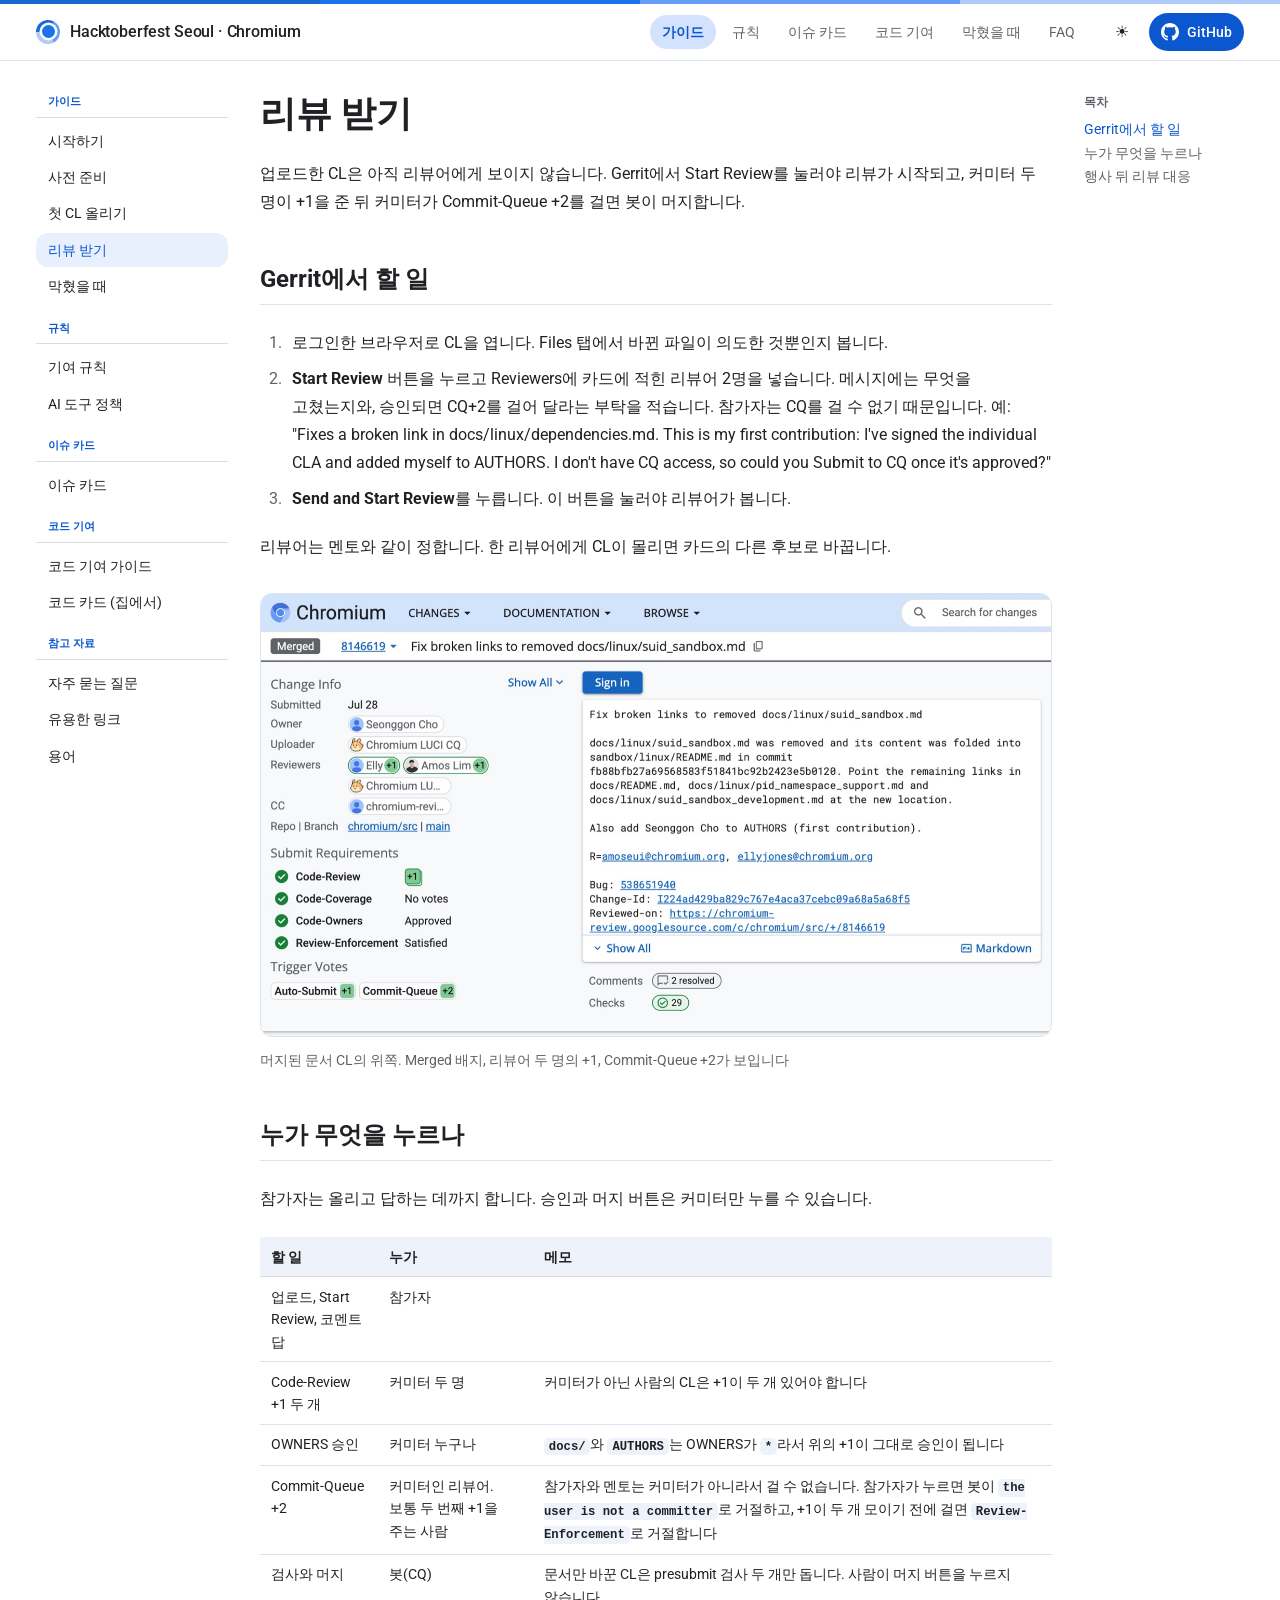
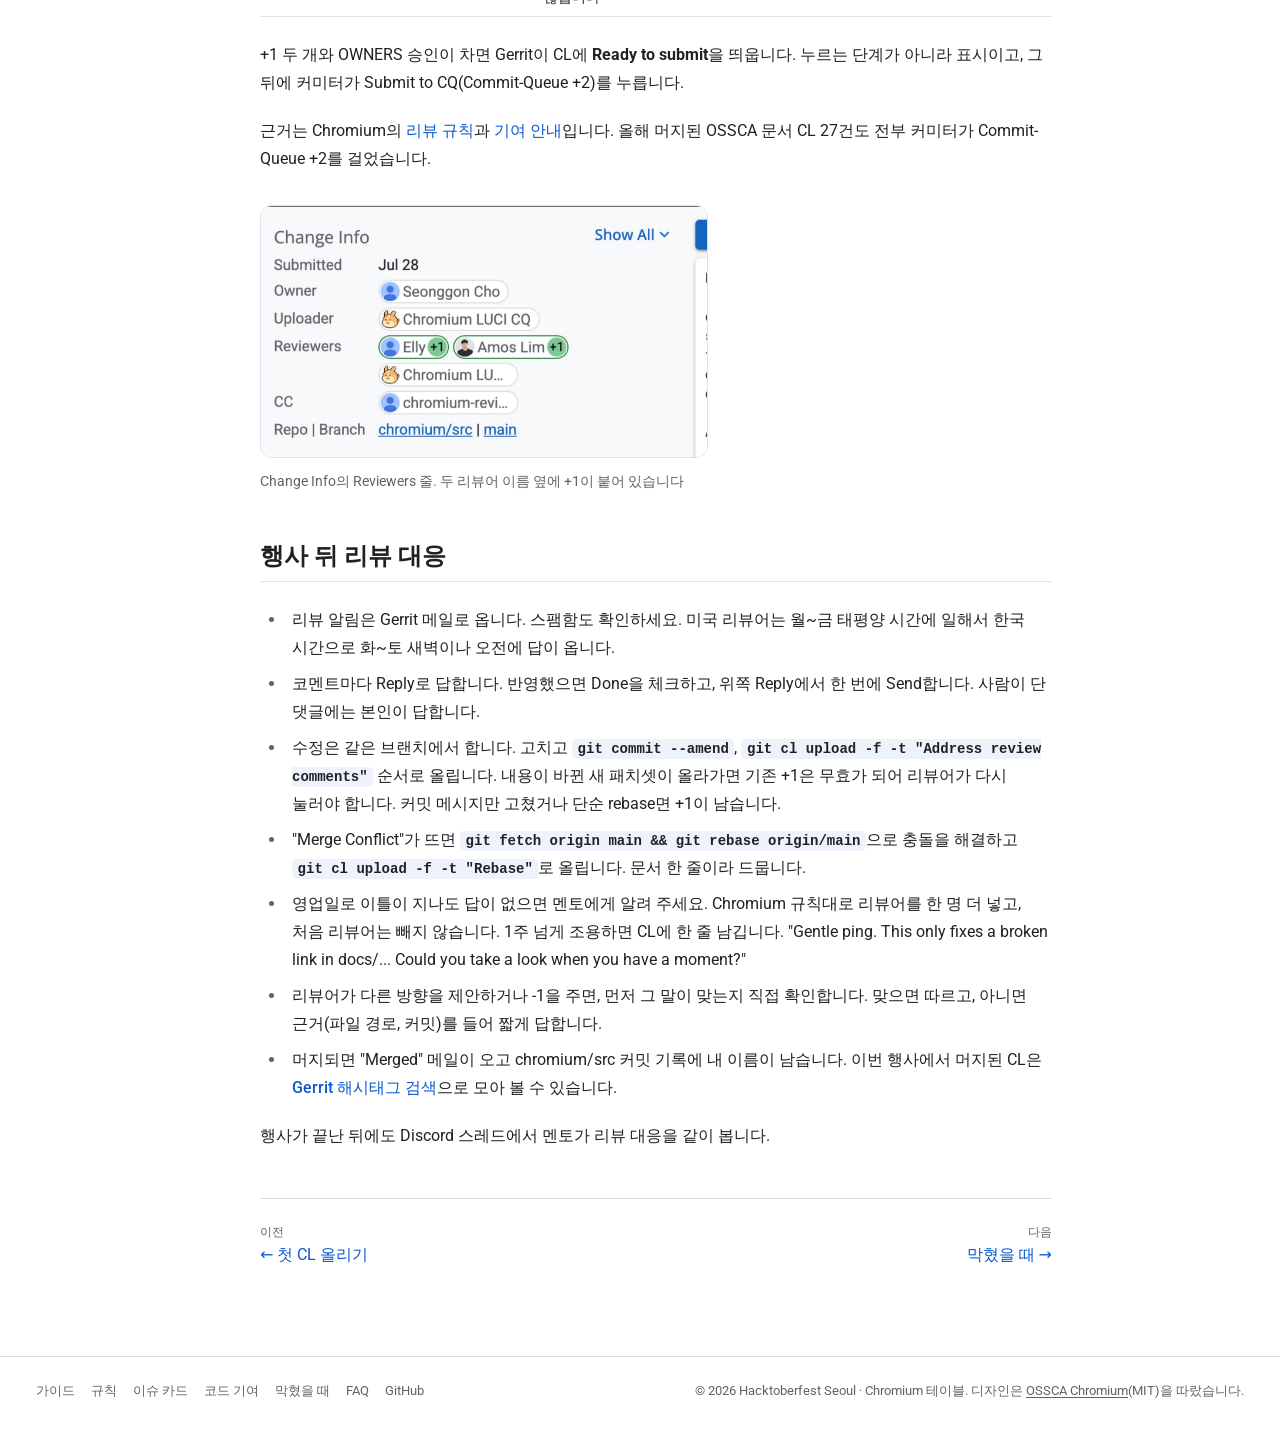
<file: docs/review.html>
<!doctype html>
<html lang="ko">
<head>
<meta charset="utf-8">
<meta name="viewport" content="width=device-width, initial-scale=1">
<title>리뷰 받기 | Hacktoberfest Seoul · Chromium</title>
<meta name="description" content="Start Review로 리뷰어 2명 지정, 코멘트 대응, 머지까지">
<meta property="og:title" content="리뷰 받기 | Hacktoberfest Seoul · Chromium">
<meta property="og:description" content="Start Review로 리뷰어 2명 지정, 코멘트 대응, 머지까지">
<meta property="og:type" content="website">
<meta name="theme-color" content="#ffffff">
<link rel="icon" href="assets/favicon.png">
<link rel="preconnect" href="https://fonts.googleapis.com">
<link rel="preconnect" href="https://fonts.gstatic.com" crossorigin>
<link rel="stylesheet" href="https://fonts.googleapis.com/css2?family=Roboto:wght@400;500;700&display=swap">
<link rel="stylesheet" href="assets/site.css">
<script>(function(){try{var t=localStorage.getItem('theme');var d=t?t==='dark':window.matchMedia('(prefers-color-scheme: dark)').matches;if(d)document.documentElement.classList.add('dark');}catch(e){}})();</script>
</head>
<body>
<a class="skip" href="#main">본문으로 건너뛰기</a>
<header class="site-header">
  <div class="strip" aria-hidden="true"></div>
  <div class="container header-row">
    <a class="brand" href="index.html"><span class="mark" aria-hidden="true"><span></span></span><span class="brand-text">Hacktoberfest Seoul · Chromium</span></a>
    <nav class="site-nav" aria-label="주 메뉴"><a href="index.html" aria-current="page" class="is-active">가이드</a><a href="rules.html">규칙</a><a href="cards.html">이슈 카드</a><a href="code-guide.html">코드 기여</a><a href="troubleshooting.html">막혔을 때</a><a href="faq.html">FAQ</a></nav>
    <div class="header-actions">
      <button type="button" class="theme-toggle" aria-label="테마 전환"><span class="sun">☀️</span><span class="moon">🌙</span></button>
      <a class="gh-pill" href="https://github.com/jmsmg/hacktoberfest-seoul-2026-chromium" target="_blank" rel="noopener" aria-label="GitHub 저장소"><svg xmlns="http://www.w3.org/2000/svg" width="18" height="18" viewBox="0 0 24 24" fill="currentColor" aria-hidden="true"><path d="M12 0c-6.626 0-12 5.373-12 12 0 5.302 3.438 9.8 8.207 11.387.599.111.793-.261.793-.577v-2.234c-3.338.726-4.033-1.416-4.033-1.416-.546-1.387-1.333-1.756-1.333-1.756-1.089-.745.083-.729.083-.729 1.205.084 1.839 1.237 1.839 1.237 1.07 1.834 2.807 1.304 3.492.997.107-.775.418-1.305.762-1.604-2.665-.305-5.467-1.334-5.467-5.931 0-1.311.469-2.381 1.236-3.221-.124-.303-.535-1.524.117-3.176 0 0 1.008-.322 3.301 1.23.957-.266 1.983-.399 3.003-.404 1.02.005 2.047.138 3.006.404 2.291-1.552 3.297-1.23 3.297-1.23.653 1.653.242 2.874.118 3.176.77.84 1.235 1.911 1.235 3.221 0 4.609-2.807 5.624-5.479 5.921.43.372.823 1.102.823 2.222v3.293c0 .319.192.694.801.576 4.765-1.589 8.199-6.086 8.199-11.386 0-6.627-5.373-12-12-12z"/></svg><span>GitHub</span></a>
    </div>
  </div>
</header>
<main id="main" class="container main">
<div class="doc-layout">
  <aside class="doc-sidebar"><div class="docs-group"><h2>가이드</h2><ul><li><a href="start.html">시작하기</a></li><li><a href="setup.html">사전 준비</a></li><li><a href="first-cl.html">첫 CL 올리기</a></li><li><a href="review.html" aria-current="page" class="is-active">리뷰 받기</a></li><li><a href="troubleshooting.html">막혔을 때</a></li></ul></div><div class="docs-group"><h2>규칙</h2><ul><li><a href="rules.html">기여 규칙</a></li><li><a href="ai.html">AI 도구 정책</a></li></ul></div><div class="docs-group"><h2>이슈 카드</h2><ul><li><a href="cards.html">이슈 카드</a></li></ul></div><div class="docs-group"><h2>코드 기여</h2><ul><li><a href="code-guide.html">코드 기여 가이드</a></li><li><a href="code.html">코드 카드 (집에서)</a></li></ul></div><div class="docs-group"><h2>참고 자료</h2><ul><li><a href="faq.html">자주 묻는 질문</a></li><li><a href="links.html">유용한 링크</a></li><li><a href="glossary.html">용어</a></li></ul></div></aside>
  <article class="doc">
    <details class="m-only m-collapse"><summary>문서 목록</summary><div class="m-collapse-body"><div class="docs-group"><h2>가이드</h2><ul><li><a href="start.html">시작하기</a></li><li><a href="setup.html">사전 준비</a></li><li><a href="first-cl.html">첫 CL 올리기</a></li><li><a href="review.html" aria-current="page" class="is-active">리뷰 받기</a></li><li><a href="troubleshooting.html">막혔을 때</a></li></ul></div><div class="docs-group"><h2>규칙</h2><ul><li><a href="rules.html">기여 규칙</a></li><li><a href="ai.html">AI 도구 정책</a></li></ul></div><div class="docs-group"><h2>이슈 카드</h2><ul><li><a href="cards.html">이슈 카드</a></li></ul></div><div class="docs-group"><h2>코드 기여</h2><ul><li><a href="code-guide.html">코드 기여 가이드</a></li><li><a href="code.html">코드 카드 (집에서)</a></li></ul></div><div class="docs-group"><h2>참고 자료</h2><ul><li><a href="faq.html">자주 묻는 질문</a></li><li><a href="links.html">유용한 링크</a></li><li><a href="glossary.html">용어</a></li></ul></div></div></details>
    <details class="m-only m-collapse"><summary>목차</summary><div class="m-collapse-body toc"><ul><li class="lv2"><a href="#gerrit에서-할-일">Gerrit에서 할 일</a></li><li class="lv2"><a href="#누가-무엇을-누르나">누가 무엇을 누르나</a></li><li class="lv2"><a href="#행사-뒤-리뷰-대응">행사 뒤 리뷰 대응</a></li></ul></div></details>
    <h1 class="page-title">리뷰 받기</h1>
    <div class="prose">
<p>업로드한 CL은 아직 리뷰어에게 보이지 않습니다. Gerrit에서 Start Review를 눌러야 리뷰가 시작되고, 커미터 두 명이 +1을 준 뒤 커미터가 Commit-Queue +2를 걸면 봇이 머지합니다.</p>
<h2 id="gerrit에서-할-일">Gerrit에서 할 일<a class="anchor" href="#gerrit에서-할-일" aria-label="이 절 링크">#</a></h2>
<ol>
<li>로그인한 브라우저로 CL을 엽니다. Files 탭에서 바뀐 파일이 의도한 것뿐인지 봅니다.</li>
<li><strong>Start Review</strong> 버튼을 누르고 Reviewers에 카드에 적힌 리뷰어 2명을 넣습니다. 메시지에는 무엇을 고쳤는지와, 승인되면 CQ+2를 걸어 달라는 부탁을 적습니다. 참가자는 CQ를 걸 수 없기 때문입니다. 예: &quot;Fixes a broken link in docs/linux/dependencies.md. This is my first contribution: I&#39;ve signed the individual CLA and added myself to AUTHORS. I don&#39;t have CQ access, so could you Submit to CQ once it&#39;s approved?&quot;</li>
<li><strong>Send and Start Review</strong>를 누릅니다. 이 버튼을 눌러야 리뷰어가 봅니다.</li>
</ol>
<p>리뷰어는 멘토와 같이 정합니다. 한 리뷰어에게 CL이 몰리면 카드의 다른 후보로 바꿉니다.</p>
<figure><img src="img/cl8146619-top.jpg" alt="머지된 문서 CL의 위쪽. Merged 배지, 리뷰어 두 명의 +1, Commit-Queue +2가 보입니다" loading="lazy" decoding="async"><figcaption>머지된 문서 CL의 위쪽. Merged 배지, 리뷰어 두 명의 +1, Commit-Queue +2가 보입니다</figcaption></figure>
<h2 id="누가-무엇을-누르나">누가 무엇을 누르나<a class="anchor" href="#누가-무엇을-누르나" aria-label="이 절 링크">#</a></h2>
<p>참가자는 올리고 답하는 데까지 합니다. 승인과 머지 버튼은 커미터만 누를 수 있습니다.</p>
<div class="table-wrap"><table class="stack">
<thead>
<tr>
<th>할 일</th>
<th>누가</th>
<th>메모</th>
</tr>
</thead>
<tbody><tr>
<td data-label="할 일">업로드, Start Review, 코멘트 답</td>
<td data-label="누가">참가자</td>
<td data-label="메모"></td>
</tr>
<tr>
<td data-label="할 일">Code-Review +1 두 개</td>
<td data-label="누가">커미터 두 명</td>
<td data-label="메모">커미터가 아닌 사람의 CL은 +1이 두 개 있어야 합니다</td>
</tr>
<tr>
<td data-label="할 일">OWNERS 승인</td>
<td data-label="누가">커미터 누구나</td>
<td data-label="메모"><code>docs/</code>와 <code>AUTHORS</code>는 OWNERS가 <code>*</code>라서 위의 +1이 그대로 승인이 됩니다</td>
</tr>
<tr>
<td data-label="할 일">Commit-Queue +2</td>
<td data-label="누가">커미터인 리뷰어. 보통 두 번째 +1을 주는 사람</td>
<td data-label="메모">참가자와 멘토는 커미터가 아니라서 걸 수 없습니다. 참가자가 누르면 봇이 <code>the user is not a committer</code>로 거절하고, +1이 두 개 모이기 전에 걸면 <code>Review-Enforcement</code>로 거절합니다</td>
</tr>
<tr>
<td data-label="할 일">검사와 머지</td>
<td data-label="누가">봇(CQ)</td>
<td data-label="메모">문서만 바꾼 CL은 presubmit 검사 두 개만 돕니다. 사람이 머지 버튼을 누르지 않습니다</td>
</tr>
</tbody></table></div>
<p>+1 두 개와 OWNERS 승인이 차면 Gerrit이 CL에 <strong>Ready to submit</strong>을 띄웁니다. 누르는 단계가 아니라 표시이고, 그 뒤에 커미터가 Submit to CQ(Commit-Queue +2)를 누릅니다.</p>
<p>근거는 Chromium의 <a href="https://chromium.googlesource.com/chromium/src/+/main/docs/code_reviews.md" target="_blank" rel="noopener">리뷰 규칙</a>과 <a href="https://chromium.googlesource.com/chromium/src/+/main/docs/contributing.md#Code-Review-Votes" target="_blank" rel="noopener">기여 안내</a>입니다. 올해 머지된 OSSCA 문서 CL 27건도 전부 커미터가 Commit-Queue +2를 걸었습니다.</p>
<p><figure class="narrow"><img src="img/cl8146619-reviewers.jpg" alt="Change Info의 Reviewers 줄. 두 리뷰어 이름 옆에 +1이 붙어 있습니다" loading="lazy" decoding="async"><figcaption>Change Info의 Reviewers 줄. 두 리뷰어 이름 옆에 +1이 붙어 있습니다</figcaption></figure></p>
<h2 id="행사-뒤-리뷰-대응">행사 뒤 리뷰 대응<a class="anchor" href="#행사-뒤-리뷰-대응" aria-label="이 절 링크">#</a></h2>
<ul>
<li>리뷰 알림은 Gerrit 메일로 옵니다. 스팸함도 확인하세요. 미국 리뷰어는 월~금 태평양 시간에 일해서 한국 시간으로 화~토 새벽이나 오전에 답이 옵니다.</li>
<li>코멘트마다 Reply로 답합니다. 반영했으면 Done을 체크하고, 위쪽 Reply에서 한 번에 Send합니다. 사람이 단 댓글에는 본인이 답합니다.</li>
<li>수정은 같은 브랜치에서 합니다. 고치고 <code>git commit --amend</code>, <code>git cl upload -f -t &quot;Address review comments&quot;</code> 순서로 올립니다. 내용이 바뀐 새 패치셋이 올라가면 기존 +1은 무효가 되어 리뷰어가 다시 눌러야 합니다. 커밋 메시지만 고쳤거나 단순 rebase면 +1이 남습니다.</li>
<li>&quot;Merge Conflict&quot;가 뜨면 <code>git fetch origin main &amp;&amp; git rebase origin/main</code>으로 충돌을 해결하고 <code>git cl upload -f -t &quot;Rebase&quot;</code>로 올립니다. 문서 한 줄이라 드뭅니다.</li>
<li>영업일로 이틀이 지나도 답이 없으면 멘토에게 알려 주세요. Chromium 규칙대로 리뷰어를 한 명 더 넣고, 처음 리뷰어는 빼지 않습니다. 1주 넘게 조용하면 CL에 한 줄 남깁니다. &quot;Gentle ping. This only fixes a broken link in docs/... Could you take a look when you have a moment?&quot;</li>
<li>리뷰어가 다른 방향을 제안하거나 -1을 주면, 먼저 그 말이 맞는지 직접 확인합니다. 맞으면 따르고, 아니면 근거(파일 경로, 커밋)를 들어 짧게 답합니다.</li>
<li>머지되면 &quot;Merged&quot; 메일이 오고 chromium/src 커밋 기록에 내 이름이 남습니다. 이번 행사에서 머지된 CL은 <a href="https://chromium-review.googlesource.com/q/hashtag:hacktoberfest-seoul-2026+status:merged" target="_blank" rel="noopener">Gerrit 해시태그 검색</a>으로 모아 볼 수 있습니다.</li>
</ul>
<p>행사가 끝난 뒤에도 Discord 스레드에서 멘토가 리뷰 대응을 같이 봅니다.</p>

    </div>
    <nav class="pager" aria-label="이전 다음 문서"><a class="prev" href="first-cl.html"><span>이전</span>← 첫 CL 올리기</a><a class="next" href="troubleshooting.html"><span>다음</span>막혔을 때 →</a></nav>
  </article>
  <aside class="doc-toc"><nav class="toc" aria-label="목차"><h2>목차</h2><ul><li class="lv2"><a href="#gerrit에서-할-일">Gerrit에서 할 일</a></li><li class="lv2"><a href="#누가-무엇을-누르나">누가 무엇을 누르나</a></li><li class="lv2"><a href="#행사-뒤-리뷰-대응">행사 뒤 리뷰 대응</a></li></ul></nav></aside>
</div>
</main>
<footer class="site-footer">
  <div class="container footer-row">
    <nav class="footer-nav" aria-label="바닥 메뉴"><a href="index.html">가이드</a><a href="rules.html">규칙</a><a href="cards.html">이슈 카드</a><a href="code-guide.html">코드 기여</a><a href="troubleshooting.html">막혔을 때</a><a href="faq.html">FAQ</a><a href="https://github.com/jmsmg/hacktoberfest-seoul-2026-chromium" target="_blank" rel="noopener">GitHub</a></nav>
    <p>© 2026 Hacktoberfest Seoul · Chromium 테이블. 디자인은 <a href="https://github.com/OSSCA-chromium/contributions" target="_blank" rel="noopener">OSSCA Chromium</a>(MIT)을 따랐습니다.</p>
  </div>
</footer>
<script src="assets/site.js"></script>
</body>
</html>
</file>
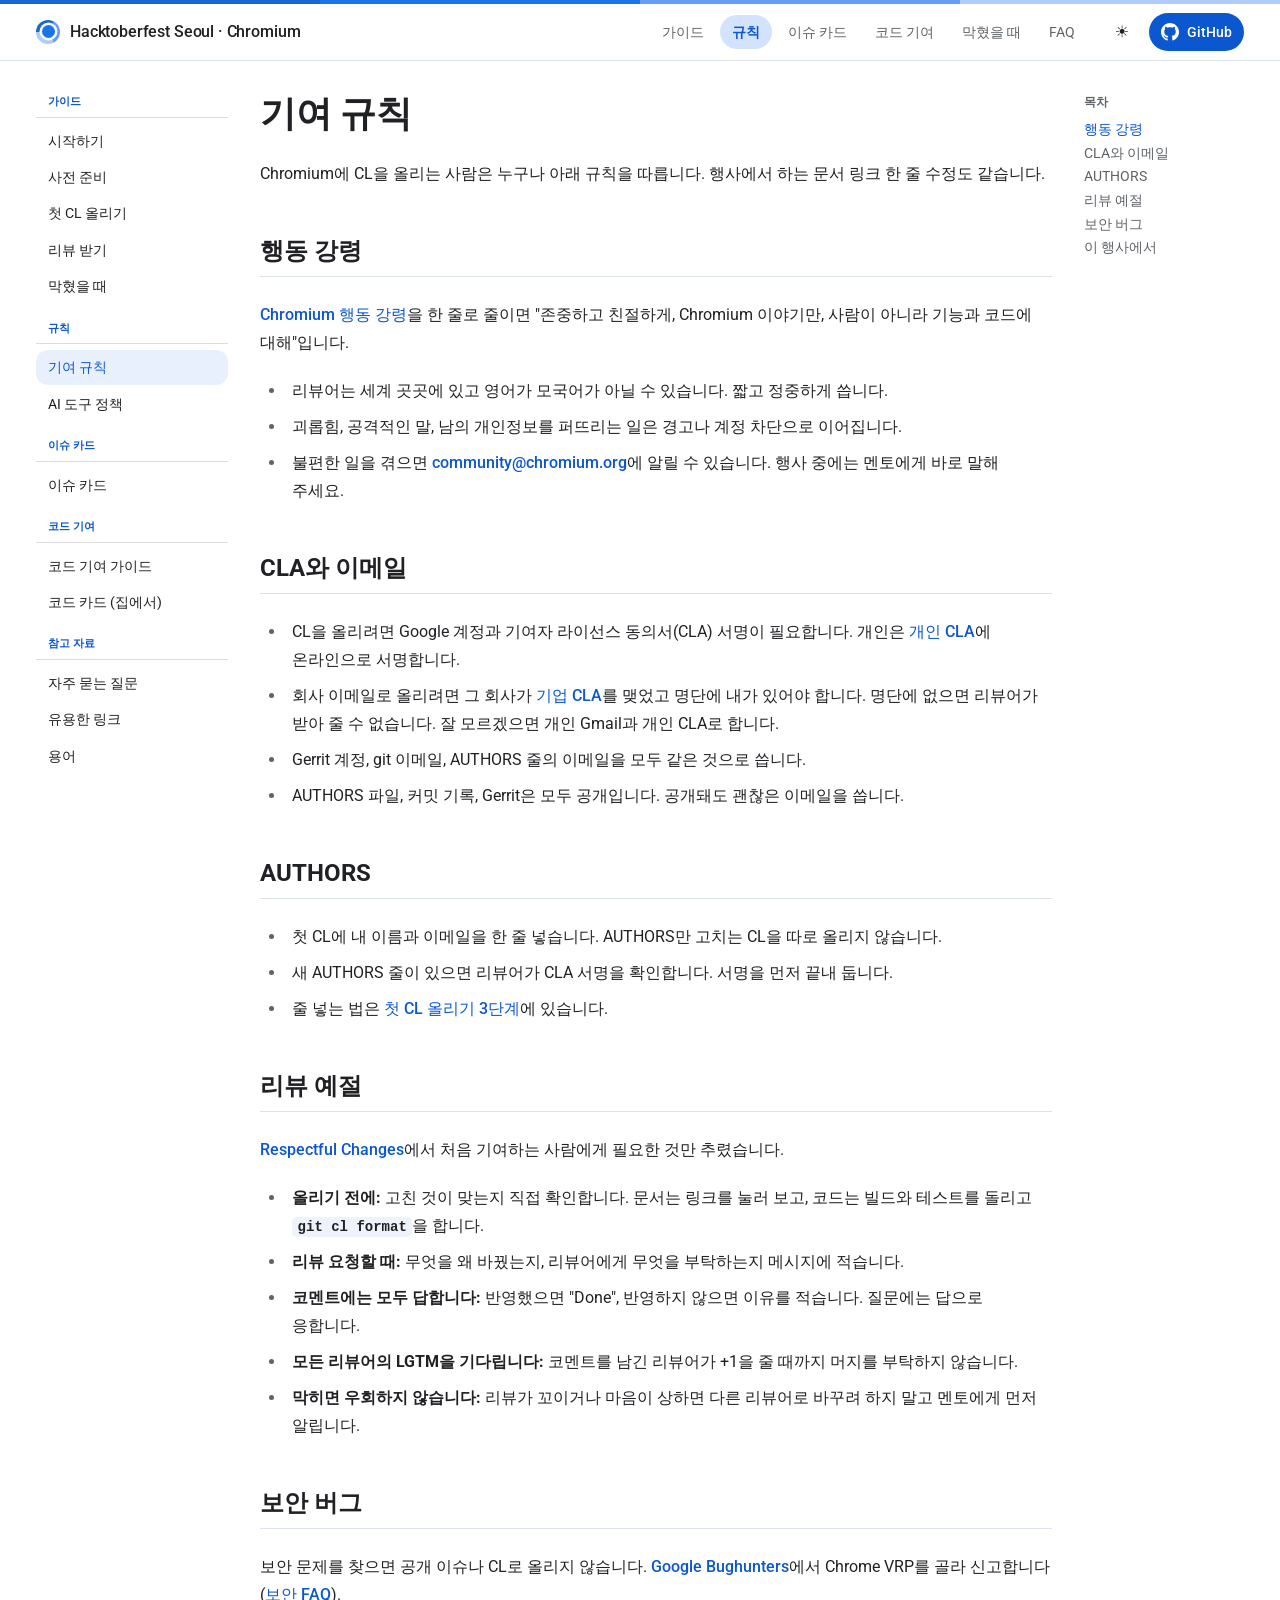
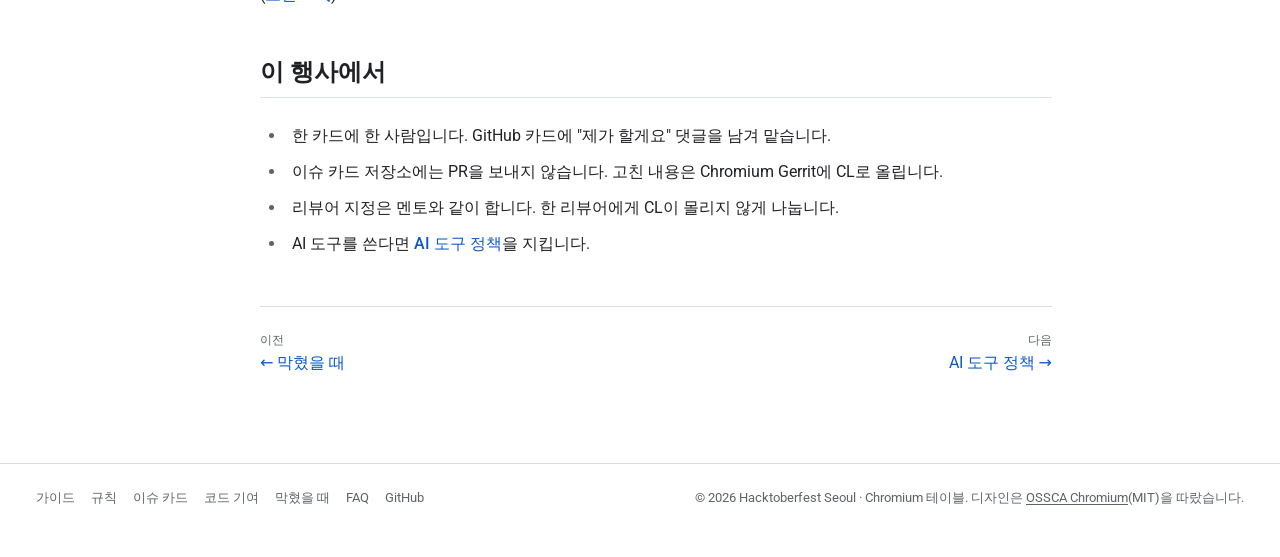
<file: docs/rules.html>
<!doctype html>
<html lang="ko">
<head>
<meta charset="utf-8">
<meta name="viewport" content="width=device-width, initial-scale=1">
<title>기여 규칙 | Hacktoberfest Seoul · Chromium</title>
<meta name="description" content="행동 강령, CLA와 이메일, AUTHORS, 리뷰 예절, 보안 버그 신고">
<meta property="og:title" content="기여 규칙 | Hacktoberfest Seoul · Chromium">
<meta property="og:description" content="행동 강령, CLA와 이메일, AUTHORS, 리뷰 예절, 보안 버그 신고">
<meta property="og:type" content="website">
<meta name="theme-color" content="#ffffff">
<link rel="icon" href="assets/favicon.png">
<link rel="preconnect" href="https://fonts.googleapis.com">
<link rel="preconnect" href="https://fonts.gstatic.com" crossorigin>
<link rel="stylesheet" href="https://fonts.googleapis.com/css2?family=Roboto:wght@400;500;700&display=swap">
<link rel="stylesheet" href="assets/site.css">
<script>(function(){try{var t=localStorage.getItem('theme');var d=t?t==='dark':window.matchMedia('(prefers-color-scheme: dark)').matches;if(d)document.documentElement.classList.add('dark');}catch(e){}})();</script>
</head>
<body>
<a class="skip" href="#main">본문으로 건너뛰기</a>
<header class="site-header">
  <div class="strip" aria-hidden="true"></div>
  <div class="container header-row">
    <a class="brand" href="index.html"><span class="mark" aria-hidden="true"><span></span></span><span class="brand-text">Hacktoberfest Seoul · Chromium</span></a>
    <nav class="site-nav" aria-label="주 메뉴"><a href="index.html">가이드</a><a href="rules.html" aria-current="page" class="is-active">규칙</a><a href="cards.html">이슈 카드</a><a href="code-guide.html">코드 기여</a><a href="troubleshooting.html">막혔을 때</a><a href="faq.html">FAQ</a></nav>
    <div class="header-actions">
      <button type="button" class="theme-toggle" aria-label="테마 전환"><span class="sun">☀️</span><span class="moon">🌙</span></button>
      <a class="gh-pill" href="https://github.com/jmsmg/hacktoberfest-seoul-2026-chromium" target="_blank" rel="noopener" aria-label="GitHub 저장소"><svg xmlns="http://www.w3.org/2000/svg" width="18" height="18" viewBox="0 0 24 24" fill="currentColor" aria-hidden="true"><path d="M12 0c-6.626 0-12 5.373-12 12 0 5.302 3.438 9.8 8.207 11.387.599.111.793-.261.793-.577v-2.234c-3.338.726-4.033-1.416-4.033-1.416-.546-1.387-1.333-1.756-1.333-1.756-1.089-.745.083-.729.083-.729 1.205.084 1.839 1.237 1.839 1.237 1.07 1.834 2.807 1.304 3.492.997.107-.775.418-1.305.762-1.604-2.665-.305-5.467-1.334-5.467-5.931 0-1.311.469-2.381 1.236-3.221-.124-.303-.535-1.524.117-3.176 0 0 1.008-.322 3.301 1.23.957-.266 1.983-.399 3.003-.404 1.02.005 2.047.138 3.006.404 2.291-1.552 3.297-1.23 3.297-1.23.653 1.653.242 2.874.118 3.176.77.84 1.235 1.911 1.235 3.221 0 4.609-2.807 5.624-5.479 5.921.43.372.823 1.102.823 2.222v3.293c0 .319.192.694.801.576 4.765-1.589 8.199-6.086 8.199-11.386 0-6.627-5.373-12-12-12z"/></svg><span>GitHub</span></a>
    </div>
  </div>
</header>
<main id="main" class="container main">
<div class="doc-layout">
  <aside class="doc-sidebar"><div class="docs-group"><h2>가이드</h2><ul><li><a href="start.html">시작하기</a></li><li><a href="setup.html">사전 준비</a></li><li><a href="first-cl.html">첫 CL 올리기</a></li><li><a href="review.html">리뷰 받기</a></li><li><a href="troubleshooting.html">막혔을 때</a></li></ul></div><div class="docs-group"><h2>규칙</h2><ul><li><a href="rules.html" aria-current="page" class="is-active">기여 규칙</a></li><li><a href="ai.html">AI 도구 정책</a></li></ul></div><div class="docs-group"><h2>이슈 카드</h2><ul><li><a href="cards.html">이슈 카드</a></li></ul></div><div class="docs-group"><h2>코드 기여</h2><ul><li><a href="code-guide.html">코드 기여 가이드</a></li><li><a href="code.html">코드 카드 (집에서)</a></li></ul></div><div class="docs-group"><h2>참고 자료</h2><ul><li><a href="faq.html">자주 묻는 질문</a></li><li><a href="links.html">유용한 링크</a></li><li><a href="glossary.html">용어</a></li></ul></div></aside>
  <article class="doc">
    <details class="m-only m-collapse"><summary>문서 목록</summary><div class="m-collapse-body"><div class="docs-group"><h2>가이드</h2><ul><li><a href="start.html">시작하기</a></li><li><a href="setup.html">사전 준비</a></li><li><a href="first-cl.html">첫 CL 올리기</a></li><li><a href="review.html">리뷰 받기</a></li><li><a href="troubleshooting.html">막혔을 때</a></li></ul></div><div class="docs-group"><h2>규칙</h2><ul><li><a href="rules.html" aria-current="page" class="is-active">기여 규칙</a></li><li><a href="ai.html">AI 도구 정책</a></li></ul></div><div class="docs-group"><h2>이슈 카드</h2><ul><li><a href="cards.html">이슈 카드</a></li></ul></div><div class="docs-group"><h2>코드 기여</h2><ul><li><a href="code-guide.html">코드 기여 가이드</a></li><li><a href="code.html">코드 카드 (집에서)</a></li></ul></div><div class="docs-group"><h2>참고 자료</h2><ul><li><a href="faq.html">자주 묻는 질문</a></li><li><a href="links.html">유용한 링크</a></li><li><a href="glossary.html">용어</a></li></ul></div></div></details>
    <details class="m-only m-collapse"><summary>목차</summary><div class="m-collapse-body toc"><ul><li class="lv2"><a href="#행동-강령">행동 강령</a></li><li class="lv2"><a href="#cla와-이메일">CLA와 이메일</a></li><li class="lv2"><a href="#authors">AUTHORS</a></li><li class="lv2"><a href="#리뷰-예절">리뷰 예절</a></li><li class="lv2"><a href="#보안-버그">보안 버그</a></li><li class="lv2"><a href="#이-행사에서">이 행사에서</a></li></ul></div></details>
    <h1 class="page-title">기여 규칙</h1>
    <div class="prose">
<p>Chromium에 CL을 올리는 사람은 누구나 아래 규칙을 따릅니다. 행사에서 하는 문서 링크 한 줄 수정도 같습니다.</p>
<h2 id="행동-강령">행동 강령<a class="anchor" href="#행동-강령" aria-label="이 절 링크">#</a></h2>
<p><a href="https://chromium.googlesource.com/chromium/src/+/main/CODE_OF_CONDUCT.md" target="_blank" rel="noopener">Chromium 행동 강령</a>을 한 줄로 줄이면 &quot;존중하고 친절하게, Chromium 이야기만, 사람이 아니라 기능과 코드에 대해&quot;입니다.</p>
<ul>
<li>리뷰어는 세계 곳곳에 있고 영어가 모국어가 아닐 수 있습니다. 짧고 정중하게 씁니다.</li>
<li>괴롭힘, 공격적인 말, 남의 개인정보를 퍼뜨리는 일은 경고나 계정 차단으로 이어집니다.</li>
<li>불편한 일을 겪으면 <a href="mailto:community@chromium.org">community@chromium.org</a>에 알릴 수 있습니다. 행사 중에는 멘토에게 바로 말해 주세요.</li>
</ul>
<h2 id="cla와-이메일">CLA와 이메일<a class="anchor" href="#cla와-이메일" aria-label="이 절 링크">#</a></h2>
<ul>
<li>CL을 올리려면 Google 계정과 기여자 라이선스 동의서(CLA) 서명이 필요합니다. 개인은 <a href="https://cla.developers.google.com/about/google-individual" target="_blank" rel="noopener">개인 CLA</a>에 온라인으로 서명합니다.</li>
<li>회사 이메일로 올리려면 그 회사가 <a href="https://cla.developers.google.com/about/google-corporate" target="_blank" rel="noopener">기업 CLA</a>를 맺었고 명단에 내가 있어야 합니다. 명단에 없으면 리뷰어가 받아 줄 수 없습니다. 잘 모르겠으면 개인 Gmail과 개인 CLA로 합니다.</li>
<li>Gerrit 계정, git 이메일, AUTHORS 줄의 이메일을 모두 같은 것으로 씁니다.</li>
<li>AUTHORS 파일, 커밋 기록, Gerrit은 모두 공개입니다. 공개돼도 괜찮은 이메일을 씁니다.</li>
</ul>
<h2 id="authors">AUTHORS<a class="anchor" href="#authors" aria-label="이 절 링크">#</a></h2>
<ul>
<li>첫 CL에 내 이름과 이메일을 한 줄 넣습니다. AUTHORS만 고치는 CL을 따로 올리지 않습니다.</li>
<li>새 AUTHORS 줄이 있으면 리뷰어가 CLA 서명을 확인합니다. 서명을 먼저 끝내 둡니다.</li>
<li>줄 넣는 법은 <a href="first-cl.html">첫 CL 올리기 3단계</a>에 있습니다.</li>
</ul>
<h2 id="리뷰-예절">리뷰 예절<a class="anchor" href="#리뷰-예절" aria-label="이 절 링크">#</a></h2>
<p><a href="https://chromium.googlesource.com/chromium/src/+/main/docs/cl_respect.md" target="_blank" rel="noopener">Respectful Changes</a>에서 처음 기여하는 사람에게 필요한 것만 추렸습니다.</p>
<ul>
<li><strong>올리기 전에:</strong> 고친 것이 맞는지 직접 확인합니다. 문서는 링크를 눌러 보고, 코드는 빌드와 테스트를 돌리고 <code>git cl format</code>을 합니다.</li>
<li><strong>리뷰 요청할 때:</strong> 무엇을 왜 바꿨는지, 리뷰어에게 무엇을 부탁하는지 메시지에 적습니다.</li>
<li><strong>코멘트에는 모두 답합니다:</strong> 반영했으면 &quot;Done&quot;, 반영하지 않으면 이유를 적습니다. 질문에는 답으로 응합니다.</li>
<li><strong>모든 리뷰어의 LGTM을 기다립니다:</strong> 코멘트를 남긴 리뷰어가 +1을 줄 때까지 머지를 부탁하지 않습니다.</li>
<li><strong>막히면 우회하지 않습니다:</strong> 리뷰가 꼬이거나 마음이 상하면 다른 리뷰어로 바꾸려 하지 말고 멘토에게 먼저 알립니다.</li>
</ul>
<h2 id="보안-버그">보안 버그<a class="anchor" href="#보안-버그" aria-label="이 절 링크">#</a></h2>
<p>보안 문제를 찾으면 공개 이슈나 CL로 올리지 않습니다. <a href="https://bughunters.google.com/report/vrp" target="_blank" rel="noopener">Google Bughunters</a>에서 Chrome VRP를 골라 신고합니다(<a href="https://chromium.googlesource.com/chromium/src/+/main/docs/security/faq.md" target="_blank" rel="noopener">보안 FAQ</a>).</p>
<h2 id="이-행사에서">이 행사에서<a class="anchor" href="#이-행사에서" aria-label="이 절 링크">#</a></h2>
<ul>
<li>한 카드에 한 사람입니다. GitHub 카드에 &quot;제가 할게요&quot; 댓글을 남겨 맡습니다.</li>
<li>이슈 카드 저장소에는 PR을 보내지 않습니다. 고친 내용은 Chromium Gerrit에 CL로 올립니다.</li>
<li>리뷰어 지정은 멘토와 같이 합니다. 한 리뷰어에게 CL이 몰리지 않게 나눕니다.</li>
<li>AI 도구를 쓴다면 <a href="ai.html">AI 도구 정책</a>을 지킵니다.</li>
</ul>

    </div>
    <nav class="pager" aria-label="이전 다음 문서"><a class="prev" href="troubleshooting.html"><span>이전</span>← 막혔을 때</a><a class="next" href="ai.html"><span>다음</span>AI 도구 정책 →</a></nav>
  </article>
  <aside class="doc-toc"><nav class="toc" aria-label="목차"><h2>목차</h2><ul><li class="lv2"><a href="#행동-강령">행동 강령</a></li><li class="lv2"><a href="#cla와-이메일">CLA와 이메일</a></li><li class="lv2"><a href="#authors">AUTHORS</a></li><li class="lv2"><a href="#리뷰-예절">리뷰 예절</a></li><li class="lv2"><a href="#보안-버그">보안 버그</a></li><li class="lv2"><a href="#이-행사에서">이 행사에서</a></li></ul></nav></aside>
</div>
</main>
<footer class="site-footer">
  <div class="container footer-row">
    <nav class="footer-nav" aria-label="바닥 메뉴"><a href="index.html">가이드</a><a href="rules.html">규칙</a><a href="cards.html">이슈 카드</a><a href="code-guide.html">코드 기여</a><a href="troubleshooting.html">막혔을 때</a><a href="faq.html">FAQ</a><a href="https://github.com/jmsmg/hacktoberfest-seoul-2026-chromium" target="_blank" rel="noopener">GitHub</a></nav>
    <p>© 2026 Hacktoberfest Seoul · Chromium 테이블. 디자인은 <a href="https://github.com/OSSCA-chromium/contributions" target="_blank" rel="noopener">OSSCA Chromium</a>(MIT)을 따랐습니다.</p>
  </div>
</footer>
<script src="assets/site.js"></script>
</body>
</html>
</file>
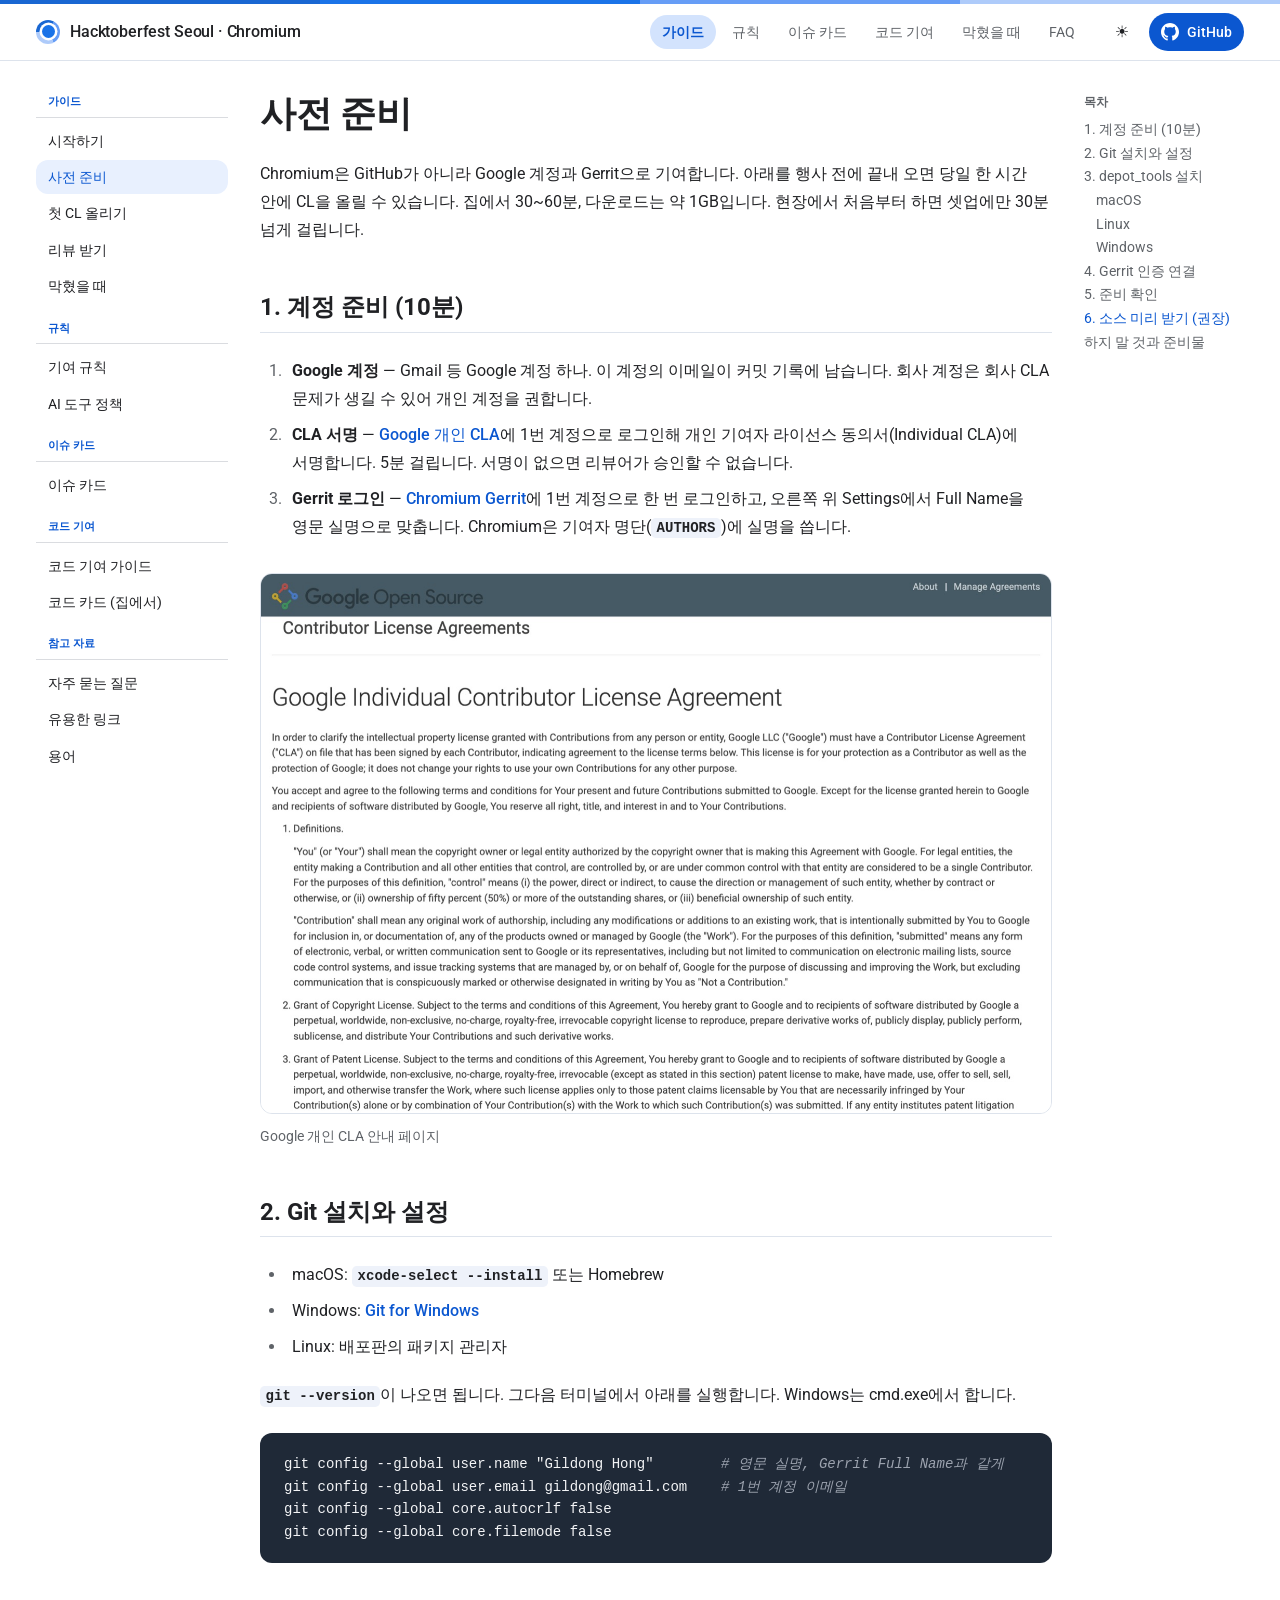
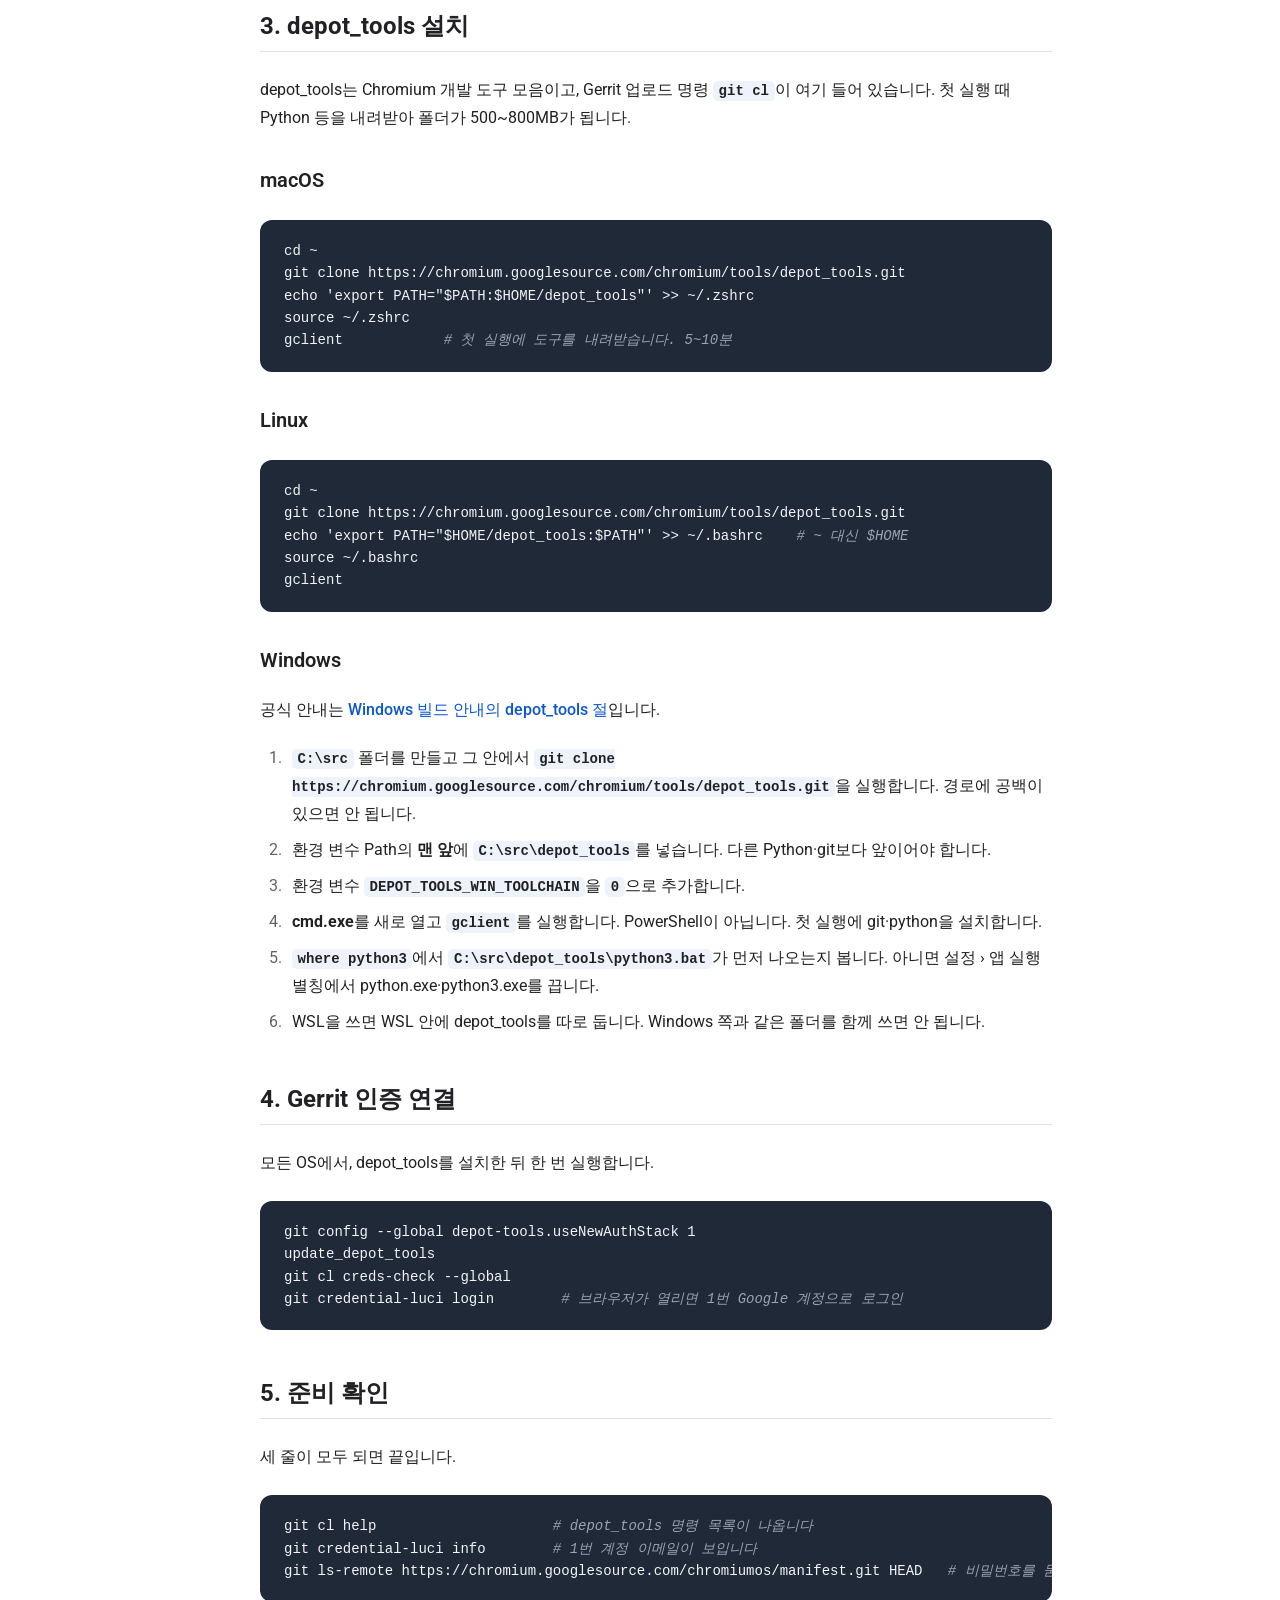
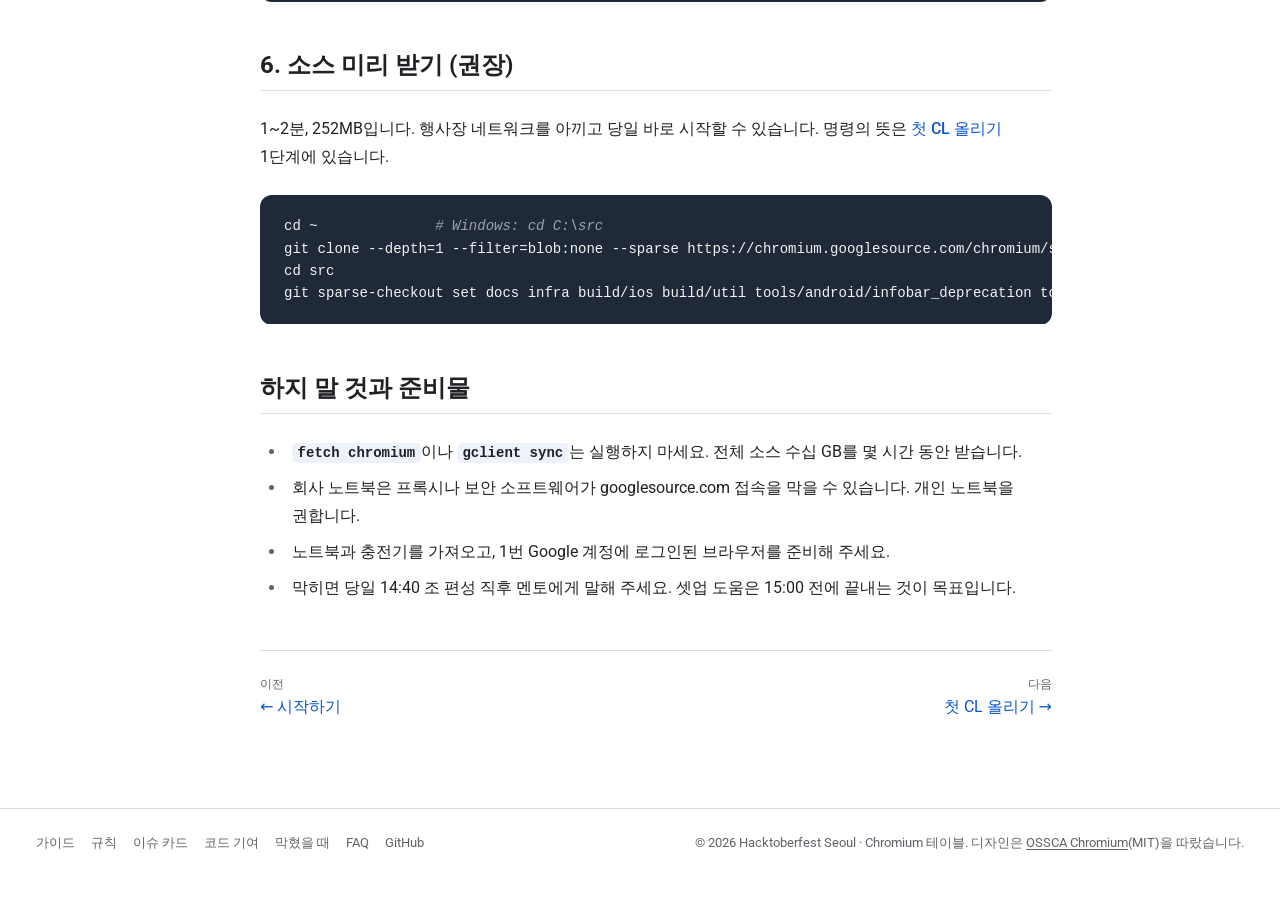
<file: docs/setup.html>
<!doctype html>
<html lang="ko">
<head>
<meta charset="utf-8">
<meta name="viewport" content="width=device-width, initial-scale=1">
<title>사전 준비 | Hacktoberfest Seoul · Chromium</title>
<meta name="description" content="행사 전에 끝낼 계정과 도구 설치 (집에서 30~60분)">
<meta property="og:title" content="사전 준비 | Hacktoberfest Seoul · Chromium">
<meta property="og:description" content="행사 전에 끝낼 계정과 도구 설치 (집에서 30~60분)">
<meta property="og:type" content="website">
<meta name="theme-color" content="#ffffff">
<link rel="icon" href="assets/favicon.png">
<link rel="preconnect" href="https://fonts.googleapis.com">
<link rel="preconnect" href="https://fonts.gstatic.com" crossorigin>
<link rel="stylesheet" href="https://fonts.googleapis.com/css2?family=Roboto:wght@400;500;700&display=swap">
<link rel="stylesheet" href="assets/site.css">
<script>(function(){try{var t=localStorage.getItem('theme');var d=t?t==='dark':window.matchMedia('(prefers-color-scheme: dark)').matches;if(d)document.documentElement.classList.add('dark');}catch(e){}})();</script>
</head>
<body>
<a class="skip" href="#main">본문으로 건너뛰기</a>
<header class="site-header">
  <div class="strip" aria-hidden="true"></div>
  <div class="container header-row">
    <a class="brand" href="index.html"><span class="mark" aria-hidden="true"><span></span></span><span class="brand-text">Hacktoberfest Seoul · Chromium</span></a>
    <nav class="site-nav" aria-label="주 메뉴"><a href="index.html" aria-current="page" class="is-active">가이드</a><a href="rules.html">규칙</a><a href="cards.html">이슈 카드</a><a href="code-guide.html">코드 기여</a><a href="troubleshooting.html">막혔을 때</a><a href="faq.html">FAQ</a></nav>
    <div class="header-actions">
      <button type="button" class="theme-toggle" aria-label="테마 전환"><span class="sun">☀️</span><span class="moon">🌙</span></button>
      <a class="gh-pill" href="https://github.com/jmsmg/hacktoberfest-seoul-2026-chromium" target="_blank" rel="noopener" aria-label="GitHub 저장소"><svg xmlns="http://www.w3.org/2000/svg" width="18" height="18" viewBox="0 0 24 24" fill="currentColor" aria-hidden="true"><path d="M12 0c-6.626 0-12 5.373-12 12 0 5.302 3.438 9.8 8.207 11.387.599.111.793-.261.793-.577v-2.234c-3.338.726-4.033-1.416-4.033-1.416-.546-1.387-1.333-1.756-1.333-1.756-1.089-.745.083-.729.083-.729 1.205.084 1.839 1.237 1.839 1.237 1.07 1.834 2.807 1.304 3.492.997.107-.775.418-1.305.762-1.604-2.665-.305-5.467-1.334-5.467-5.931 0-1.311.469-2.381 1.236-3.221-.124-.303-.535-1.524.117-3.176 0 0 1.008-.322 3.301 1.23.957-.266 1.983-.399 3.003-.404 1.02.005 2.047.138 3.006.404 2.291-1.552 3.297-1.23 3.297-1.23.653 1.653.242 2.874.118 3.176.77.84 1.235 1.911 1.235 3.221 0 4.609-2.807 5.624-5.479 5.921.43.372.823 1.102.823 2.222v3.293c0 .319.192.694.801.576 4.765-1.589 8.199-6.086 8.199-11.386 0-6.627-5.373-12-12-12z"/></svg><span>GitHub</span></a>
    </div>
  </div>
</header>
<main id="main" class="container main">
<div class="doc-layout">
  <aside class="doc-sidebar"><div class="docs-group"><h2>가이드</h2><ul><li><a href="start.html">시작하기</a></li><li><a href="setup.html" aria-current="page" class="is-active">사전 준비</a></li><li><a href="first-cl.html">첫 CL 올리기</a></li><li><a href="review.html">리뷰 받기</a></li><li><a href="troubleshooting.html">막혔을 때</a></li></ul></div><div class="docs-group"><h2>규칙</h2><ul><li><a href="rules.html">기여 규칙</a></li><li><a href="ai.html">AI 도구 정책</a></li></ul></div><div class="docs-group"><h2>이슈 카드</h2><ul><li><a href="cards.html">이슈 카드</a></li></ul></div><div class="docs-group"><h2>코드 기여</h2><ul><li><a href="code-guide.html">코드 기여 가이드</a></li><li><a href="code.html">코드 카드 (집에서)</a></li></ul></div><div class="docs-group"><h2>참고 자료</h2><ul><li><a href="faq.html">자주 묻는 질문</a></li><li><a href="links.html">유용한 링크</a></li><li><a href="glossary.html">용어</a></li></ul></div></aside>
  <article class="doc">
    <details class="m-only m-collapse"><summary>문서 목록</summary><div class="m-collapse-body"><div class="docs-group"><h2>가이드</h2><ul><li><a href="start.html">시작하기</a></li><li><a href="setup.html" aria-current="page" class="is-active">사전 준비</a></li><li><a href="first-cl.html">첫 CL 올리기</a></li><li><a href="review.html">리뷰 받기</a></li><li><a href="troubleshooting.html">막혔을 때</a></li></ul></div><div class="docs-group"><h2>규칙</h2><ul><li><a href="rules.html">기여 규칙</a></li><li><a href="ai.html">AI 도구 정책</a></li></ul></div><div class="docs-group"><h2>이슈 카드</h2><ul><li><a href="cards.html">이슈 카드</a></li></ul></div><div class="docs-group"><h2>코드 기여</h2><ul><li><a href="code-guide.html">코드 기여 가이드</a></li><li><a href="code.html">코드 카드 (집에서)</a></li></ul></div><div class="docs-group"><h2>참고 자료</h2><ul><li><a href="faq.html">자주 묻는 질문</a></li><li><a href="links.html">유용한 링크</a></li><li><a href="glossary.html">용어</a></li></ul></div></div></details>
    <details class="m-only m-collapse"><summary>목차</summary><div class="m-collapse-body toc"><ul><li class="lv2"><a href="#1-계정-준비-10분">1. 계정 준비 (10분)</a></li><li class="lv2"><a href="#2-git-설치와-설정">2. Git 설치와 설정</a></li><li class="lv2"><a href="#3-depot_tools-설치">3. depot_tools 설치</a></li><li class="lv3"><a href="#macos">macOS</a></li><li class="lv3"><a href="#linux">Linux</a></li><li class="lv3"><a href="#windows">Windows</a></li><li class="lv2"><a href="#4-gerrit-인증-연결">4. Gerrit 인증 연결</a></li><li class="lv2"><a href="#5-준비-확인">5. 준비 확인</a></li><li class="lv2"><a href="#6-소스-미리-받기-권장">6. 소스 미리 받기 (권장)</a></li><li class="lv2"><a href="#하지-말-것과-준비물">하지 말 것과 준비물</a></li></ul></div></details>
    <h1 class="page-title">사전 준비</h1>
    <div class="prose">
<p>Chromium은 GitHub가 아니라 Google 계정과 Gerrit으로 기여합니다. 아래를 행사 전에 끝내 오면 당일 한 시간 안에 CL을 올릴 수 있습니다. 집에서 30~60분, 다운로드는 약 1GB입니다. 현장에서 처음부터 하면 셋업에만 30분 넘게 걸립니다.</p>
<h2 id="1-계정-준비-10분">1. 계정 준비 (10분)<a class="anchor" href="#1-계정-준비-10분" aria-label="이 절 링크">#</a></h2>
<ol>
<li><strong>Google 계정</strong> — Gmail 등 Google 계정 하나. 이 계정의 이메일이 커밋 기록에 남습니다. 회사 계정은 회사 CLA 문제가 생길 수 있어 개인 계정을 권합니다.</li>
<li><strong>CLA 서명</strong> — <a href="https://cla.developers.google.com/about/google-individual" target="_blank" rel="noopener">Google 개인 CLA</a>에 1번 계정으로 로그인해 개인 기여자 라이선스 동의서(Individual CLA)에 서명합니다. 5분 걸립니다. 서명이 없으면 리뷰어가 승인할 수 없습니다.</li>
<li><strong>Gerrit 로그인</strong> — <a href="https://chromium-review.googlesource.com/" target="_blank" rel="noopener">Chromium Gerrit</a>에 1번 계정으로 한 번 로그인하고, 오른쪽 위 Settings에서 Full Name을 영문 실명으로 맞춥니다. Chromium은 기여자 명단(<code>AUTHORS</code>)에 실명을 씁니다.</li>
</ol>
<figure><img src="img/cla-about.jpg" alt="Google 개인 CLA 안내 페이지" loading="lazy" decoding="async"><figcaption>Google 개인 CLA 안내 페이지</figcaption></figure>
<h2 id="2-git-설치와-설정">2. Git 설치와 설정<a class="anchor" href="#2-git-설치와-설정" aria-label="이 절 링크">#</a></h2>
<ul>
<li>macOS: <code>xcode-select --install</code> 또는 Homebrew</li>
<li>Windows: <a href="https://git-scm.com/download/win" target="_blank" rel="noopener">Git for Windows</a></li>
<li>Linux: 배포판의 패키지 관리자</li>
</ul>
<p><code>git --version</code>이 나오면 됩니다. 그다음 터미널에서 아래를 실행합니다. Windows는 cmd.exe에서 합니다.</p>
<div class="code-block"><pre><code>git config --global user.name &quot;Gildong Hong&quot;        <span class="c"># 영문 실명, Gerrit Full Name과 같게</span>
git config --global user.email gildong@gmail.com    <span class="c"># 1번 계정 이메일</span>
git config --global core.autocrlf false
git config --global core.filemode false</code></pre><button type="button" class="copy" data-copy="git config --global user.name &quot;Gildong Hong&quot;
git config --global user.email gildong@gmail.com
git config --global core.autocrlf false
git config --global core.filemode false">복사</button></div>
<h2 id="3-depot_tools-설치">3. depot_tools 설치<a class="anchor" href="#3-depot_tools-설치" aria-label="이 절 링크">#</a></h2>
<p>depot_tools는 Chromium 개발 도구 모음이고, Gerrit 업로드 명령 <code>git cl</code>이 여기 들어 있습니다. 첫 실행 때 Python 등을 내려받아 폴더가 500~800MB가 됩니다.</p>
<h3 id="macos">macOS<a class="anchor" href="#macos" aria-label="이 절 링크">#</a></h3>
<div class="code-block"><pre><code>cd ~
git clone https://chromium.googlesource.com/chromium/tools/depot_tools.git
echo 'export PATH=&quot;$PATH:$HOME/depot_tools&quot;' &gt;&gt; ~/.zshrc
source ~/.zshrc
gclient            <span class="c"># 첫 실행에 도구를 내려받습니다. 5~10분</span></code></pre><button type="button" class="copy" data-copy="cd ~
git clone https://chromium.googlesource.com/chromium/tools/depot_tools.git
echo 'export PATH=&quot;$PATH:$HOME/depot_tools&quot;' &gt;&gt; ~/.zshrc
source ~/.zshrc
gclient">복사</button></div>
<h3 id="linux">Linux<a class="anchor" href="#linux" aria-label="이 절 링크">#</a></h3>
<div class="code-block"><pre><code>cd ~
git clone https://chromium.googlesource.com/chromium/tools/depot_tools.git
echo 'export PATH=&quot;$HOME/depot_tools:$PATH&quot;' &gt;&gt; ~/.bashrc    <span class="c"># ~ 대신 $HOME</span>
source ~/.bashrc
gclient</code></pre><button type="button" class="copy" data-copy="cd ~
git clone https://chromium.googlesource.com/chromium/tools/depot_tools.git
echo 'export PATH=&quot;$HOME/depot_tools:$PATH&quot;' &gt;&gt; ~/.bashrc
source ~/.bashrc
gclient">복사</button></div>
<h3 id="windows">Windows<a class="anchor" href="#windows" aria-label="이 절 링크">#</a></h3>
<p>공식 안내는 <a href="https://chromium.googlesource.com/chromium/src/+/main/docs/windows_build_instructions.md#install" target="_blank" rel="noopener">Windows 빌드 안내의 depot_tools 절</a>입니다.</p>
<ol>
<li><code>C:\src</code> 폴더를 만들고 그 안에서 <code>git clone https://chromium.googlesource.com/chromium/tools/depot_tools.git</code>을 실행합니다. 경로에 공백이 있으면 안 됩니다.</li>
<li>환경 변수 Path의 <strong>맨 앞</strong>에 <code>C:\src\depot_tools</code>를 넣습니다. 다른 Python·git보다 앞이어야 합니다.</li>
<li>환경 변수 <code>DEPOT_TOOLS_WIN_TOOLCHAIN</code>을 <code>0</code>으로 추가합니다.</li>
<li><strong>cmd.exe</strong>를 새로 열고 <code>gclient</code>를 실행합니다. PowerShell이 아닙니다. 첫 실행에 git·python을 설치합니다.</li>
<li><code>where python3</code>에서 <code>C:\src\depot_tools\python3.bat</code>가 먼저 나오는지 봅니다. 아니면 설정 › 앱 실행 별칭에서 python.exe·python3.exe를 끕니다.</li>
<li>WSL을 쓰면 WSL 안에 depot_tools를 따로 둡니다. Windows 쪽과 같은 폴더를 함께 쓰면 안 됩니다.</li>
</ol>
<h2 id="4-gerrit-인증-연결">4. Gerrit 인증 연결<a class="anchor" href="#4-gerrit-인증-연결" aria-label="이 절 링크">#</a></h2>
<p>모든 OS에서, depot_tools를 설치한 뒤 한 번 실행합니다.</p>
<div class="code-block"><pre><code>git config --global depot-tools.useNewAuthStack 1
update_depot_tools
git cl creds-check --global
git credential-luci login        <span class="c"># 브라우저가 열리면 1번 Google 계정으로 로그인</span></code></pre><button type="button" class="copy" data-copy="git config --global depot-tools.useNewAuthStack 1
update_depot_tools
git cl creds-check --global
git credential-luci login">복사</button></div>
<h2 id="5-준비-확인">5. 준비 확인<a class="anchor" href="#5-준비-확인" aria-label="이 절 링크">#</a></h2>
<p>세 줄이 모두 되면 끝입니다.</p>
<div class="code-block"><pre><code>git cl help                     <span class="c"># depot_tools 명령 목록이 나옵니다</span>
git credential-luci info        <span class="c"># 1번 계정 이메일이 보입니다</span>
git ls-remote https://chromium.googlesource.com/chromiumos/manifest.git HEAD   <span class="c"># 비밀번호를 묻지 않고 한 줄이 나옵니다</span></code></pre><button type="button" class="copy" data-copy="git cl help
git credential-luci info
git ls-remote https://chromium.googlesource.com/chromiumos/manifest.git HEAD">복사</button></div>
<h2 id="6-소스-미리-받기-권장">6. 소스 미리 받기 (권장)<a class="anchor" href="#6-소스-미리-받기-권장" aria-label="이 절 링크">#</a></h2>
<p>1~2분, 252MB입니다. 행사장 네트워크를 아끼고 당일 바로 시작할 수 있습니다. 명령의 뜻은 <a href="first-cl.html">첫 CL 올리기</a> 1단계에 있습니다.</p>
<div class="code-block"><pre><code>cd ~              <span class="c"># Windows: cd C:\src</span>
git clone --depth=1 --filter=blob:none --sparse https://chromium.googlesource.com/chromium/src
cd src
git sparse-checkout set docs infra build/ios build/util tools/android/infobar_deprecation tools/checkperms tools/metrics tools/python tools/resources tools/web_dev_style</code></pre><button type="button" class="copy" data-copy="cd ~
git clone --depth=1 --filter=blob:none --sparse https://chromium.googlesource.com/chromium/src
cd src
git sparse-checkout set docs infra build/ios build/util tools/android/infobar_deprecation tools/checkperms tools/metrics tools/python tools/resources tools/web_dev_style">복사</button></div>
<h2 id="하지-말-것과-준비물">하지 말 것과 준비물<a class="anchor" href="#하지-말-것과-준비물" aria-label="이 절 링크">#</a></h2>
<ul>
<li><code>fetch chromium</code>이나 <code>gclient sync</code>는 실행하지 마세요. 전체 소스 수십 GB를 몇 시간 동안 받습니다.</li>
<li>회사 노트북은 프록시나 보안 소프트웨어가 googlesource.com 접속을 막을 수 있습니다. 개인 노트북을 권합니다.</li>
<li>노트북과 충전기를 가져오고, 1번 Google 계정에 로그인된 브라우저를 준비해 주세요.</li>
<li>막히면 당일 14:40 조 편성 직후 멘토에게 말해 주세요. 셋업 도움은 15:00 전에 끝내는 것이 목표입니다.</li>
</ul>

    </div>
    <nav class="pager" aria-label="이전 다음 문서"><a class="prev" href="start.html"><span>이전</span>← 시작하기</a><a class="next" href="first-cl.html"><span>다음</span>첫 CL 올리기 →</a></nav>
  </article>
  <aside class="doc-toc"><nav class="toc" aria-label="목차"><h2>목차</h2><ul><li class="lv2"><a href="#1-계정-준비-10분">1. 계정 준비 (10분)</a></li><li class="lv2"><a href="#2-git-설치와-설정">2. Git 설치와 설정</a></li><li class="lv2"><a href="#3-depot_tools-설치">3. depot_tools 설치</a></li><li class="lv3"><a href="#macos">macOS</a></li><li class="lv3"><a href="#linux">Linux</a></li><li class="lv3"><a href="#windows">Windows</a></li><li class="lv2"><a href="#4-gerrit-인증-연결">4. Gerrit 인증 연결</a></li><li class="lv2"><a href="#5-준비-확인">5. 준비 확인</a></li><li class="lv2"><a href="#6-소스-미리-받기-권장">6. 소스 미리 받기 (권장)</a></li><li class="lv2"><a href="#하지-말-것과-준비물">하지 말 것과 준비물</a></li></ul></nav></aside>
</div>
</main>
<footer class="site-footer">
  <div class="container footer-row">
    <nav class="footer-nav" aria-label="바닥 메뉴"><a href="index.html">가이드</a><a href="rules.html">규칙</a><a href="cards.html">이슈 카드</a><a href="code-guide.html">코드 기여</a><a href="troubleshooting.html">막혔을 때</a><a href="faq.html">FAQ</a><a href="https://github.com/jmsmg/hacktoberfest-seoul-2026-chromium" target="_blank" rel="noopener">GitHub</a></nav>
    <p>© 2026 Hacktoberfest Seoul · Chromium 테이블. 디자인은 <a href="https://github.com/OSSCA-chromium/contributions" target="_blank" rel="noopener">OSSCA Chromium</a>(MIT)을 따랐습니다.</p>
  </div>
</footer>
<script src="assets/site.js"></script>
</body>
</html>
</file>
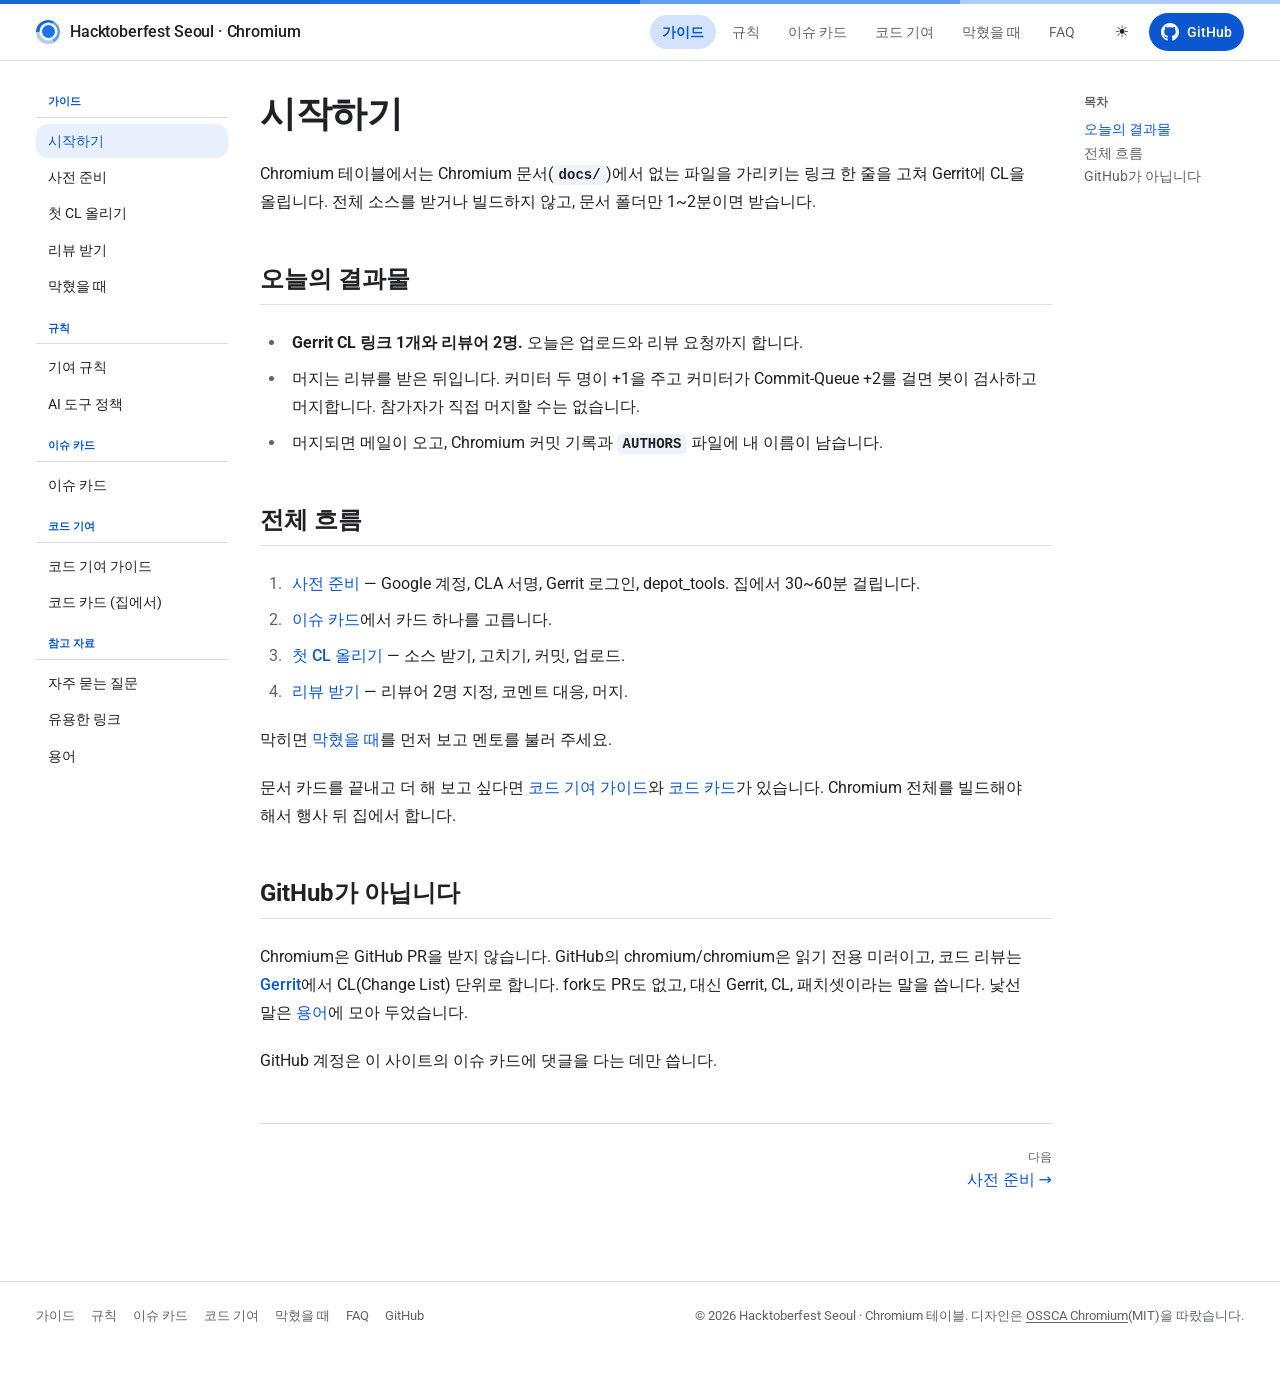
<file: docs/start.html>
<!doctype html>
<html lang="ko">
<head>
<meta charset="utf-8">
<meta name="viewport" content="width=device-width, initial-scale=1">
<title>시작하기 | Hacktoberfest Seoul · Chromium</title>
<meta name="description" content="오늘 하는 일과 결과물, 전체 흐름">
<meta property="og:title" content="시작하기 | Hacktoberfest Seoul · Chromium">
<meta property="og:description" content="오늘 하는 일과 결과물, 전체 흐름">
<meta property="og:type" content="website">
<meta name="theme-color" content="#ffffff">
<link rel="icon" href="assets/favicon.png">
<link rel="preconnect" href="https://fonts.googleapis.com">
<link rel="preconnect" href="https://fonts.gstatic.com" crossorigin>
<link rel="stylesheet" href="https://fonts.googleapis.com/css2?family=Roboto:wght@400;500;700&display=swap">
<link rel="stylesheet" href="assets/site.css">
<script>(function(){try{var t=localStorage.getItem('theme');var d=t?t==='dark':window.matchMedia('(prefers-color-scheme: dark)').matches;if(d)document.documentElement.classList.add('dark');}catch(e){}})();</script>
</head>
<body>
<a class="skip" href="#main">본문으로 건너뛰기</a>
<header class="site-header">
  <div class="strip" aria-hidden="true"></div>
  <div class="container header-row">
    <a class="brand" href="index.html"><span class="mark" aria-hidden="true"><span></span></span><span class="brand-text">Hacktoberfest Seoul · Chromium</span></a>
    <nav class="site-nav" aria-label="주 메뉴"><a href="index.html" aria-current="page" class="is-active">가이드</a><a href="rules.html">규칙</a><a href="cards.html">이슈 카드</a><a href="code-guide.html">코드 기여</a><a href="troubleshooting.html">막혔을 때</a><a href="faq.html">FAQ</a></nav>
    <div class="header-actions">
      <button type="button" class="theme-toggle" aria-label="테마 전환"><span class="sun">☀️</span><span class="moon">🌙</span></button>
      <a class="gh-pill" href="https://github.com/jmsmg/hacktoberfest-seoul-2026-chromium" target="_blank" rel="noopener" aria-label="GitHub 저장소"><svg xmlns="http://www.w3.org/2000/svg" width="18" height="18" viewBox="0 0 24 24" fill="currentColor" aria-hidden="true"><path d="M12 0c-6.626 0-12 5.373-12 12 0 5.302 3.438 9.8 8.207 11.387.599.111.793-.261.793-.577v-2.234c-3.338.726-4.033-1.416-4.033-1.416-.546-1.387-1.333-1.756-1.333-1.756-1.089-.745.083-.729.083-.729 1.205.084 1.839 1.237 1.839 1.237 1.07 1.834 2.807 1.304 3.492.997.107-.775.418-1.305.762-1.604-2.665-.305-5.467-1.334-5.467-5.931 0-1.311.469-2.381 1.236-3.221-.124-.303-.535-1.524.117-3.176 0 0 1.008-.322 3.301 1.23.957-.266 1.983-.399 3.003-.404 1.02.005 2.047.138 3.006.404 2.291-1.552 3.297-1.23 3.297-1.23.653 1.653.242 2.874.118 3.176.77.84 1.235 1.911 1.235 3.221 0 4.609-2.807 5.624-5.479 5.921.43.372.823 1.102.823 2.222v3.293c0 .319.192.694.801.576 4.765-1.589 8.199-6.086 8.199-11.386 0-6.627-5.373-12-12-12z"/></svg><span>GitHub</span></a>
    </div>
  </div>
</header>
<main id="main" class="container main">
<div class="doc-layout">
  <aside class="doc-sidebar"><div class="docs-group"><h2>가이드</h2><ul><li><a href="start.html" aria-current="page" class="is-active">시작하기</a></li><li><a href="setup.html">사전 준비</a></li><li><a href="first-cl.html">첫 CL 올리기</a></li><li><a href="review.html">리뷰 받기</a></li><li><a href="troubleshooting.html">막혔을 때</a></li></ul></div><div class="docs-group"><h2>규칙</h2><ul><li><a href="rules.html">기여 규칙</a></li><li><a href="ai.html">AI 도구 정책</a></li></ul></div><div class="docs-group"><h2>이슈 카드</h2><ul><li><a href="cards.html">이슈 카드</a></li></ul></div><div class="docs-group"><h2>코드 기여</h2><ul><li><a href="code-guide.html">코드 기여 가이드</a></li><li><a href="code.html">코드 카드 (집에서)</a></li></ul></div><div class="docs-group"><h2>참고 자료</h2><ul><li><a href="faq.html">자주 묻는 질문</a></li><li><a href="links.html">유용한 링크</a></li><li><a href="glossary.html">용어</a></li></ul></div></aside>
  <article class="doc">
    <details class="m-only m-collapse"><summary>문서 목록</summary><div class="m-collapse-body"><div class="docs-group"><h2>가이드</h2><ul><li><a href="start.html" aria-current="page" class="is-active">시작하기</a></li><li><a href="setup.html">사전 준비</a></li><li><a href="first-cl.html">첫 CL 올리기</a></li><li><a href="review.html">리뷰 받기</a></li><li><a href="troubleshooting.html">막혔을 때</a></li></ul></div><div class="docs-group"><h2>규칙</h2><ul><li><a href="rules.html">기여 규칙</a></li><li><a href="ai.html">AI 도구 정책</a></li></ul></div><div class="docs-group"><h2>이슈 카드</h2><ul><li><a href="cards.html">이슈 카드</a></li></ul></div><div class="docs-group"><h2>코드 기여</h2><ul><li><a href="code-guide.html">코드 기여 가이드</a></li><li><a href="code.html">코드 카드 (집에서)</a></li></ul></div><div class="docs-group"><h2>참고 자료</h2><ul><li><a href="faq.html">자주 묻는 질문</a></li><li><a href="links.html">유용한 링크</a></li><li><a href="glossary.html">용어</a></li></ul></div></div></details>
    <details class="m-only m-collapse"><summary>목차</summary><div class="m-collapse-body toc"><ul><li class="lv2"><a href="#오늘의-결과물">오늘의 결과물</a></li><li class="lv2"><a href="#전체-흐름">전체 흐름</a></li><li class="lv2"><a href="#github가-아닙니다">GitHub가 아닙니다</a></li></ul></div></details>
    <h1 class="page-title">시작하기</h1>
    <div class="prose">
<p>Chromium 테이블에서는 Chromium 문서(<code>docs/</code>)에서 없는 파일을 가리키는 링크 한 줄을 고쳐 Gerrit에 CL을 올립니다. 전체 소스를 받거나 빌드하지 않고, 문서 폴더만 1~2분이면 받습니다.</p>
<h2 id="오늘의-결과물">오늘의 결과물<a class="anchor" href="#오늘의-결과물" aria-label="이 절 링크">#</a></h2>
<ul>
<li><strong>Gerrit CL 링크 1개와 리뷰어 2명.</strong> 오늘은 업로드와 리뷰 요청까지 합니다.</li>
<li>머지는 리뷰를 받은 뒤입니다. 커미터 두 명이 +1을 주고 커미터가 Commit-Queue +2를 걸면 봇이 검사하고 머지합니다. 참가자가 직접 머지할 수는 없습니다.</li>
<li>머지되면 메일이 오고, Chromium 커밋 기록과 <code>AUTHORS</code> 파일에 내 이름이 남습니다.</li>
</ul>
<h2 id="전체-흐름">전체 흐름<a class="anchor" href="#전체-흐름" aria-label="이 절 링크">#</a></h2>
<ol>
<li><a href="setup.html">사전 준비</a> — Google 계정, CLA 서명, Gerrit 로그인, depot_tools. 집에서 30~60분 걸립니다.</li>
<li><a href="cards.html">이슈 카드</a>에서 카드 하나를 고릅니다.</li>
<li><a href="first-cl.html">첫 CL 올리기</a> — 소스 받기, 고치기, 커밋, 업로드.</li>
<li><a href="review.html">리뷰 받기</a> — 리뷰어 2명 지정, 코멘트 대응, 머지.</li>
</ol>
<p>막히면 <a href="troubleshooting.html">막혔을 때</a>를 먼저 보고 멘토를 불러 주세요.</p>
<p>문서 카드를 끝내고 더 해 보고 싶다면 <a href="code-guide.html">코드 기여 가이드</a>와 <a href="code.html">코드 카드</a>가 있습니다. Chromium 전체를 빌드해야 해서 행사 뒤 집에서 합니다.</p>
<h2 id="github가-아닙니다">GitHub가 아닙니다<a class="anchor" href="#github가-아닙니다" aria-label="이 절 링크">#</a></h2>
<p>Chromium은 GitHub PR을 받지 않습니다. GitHub의 chromium/chromium은 읽기 전용 미러이고, 코드 리뷰는 <a href="https://chromium-review.googlesource.com/" target="_blank" rel="noopener">Gerrit</a>에서 CL(Change List) 단위로 합니다. fork도 PR도 없고, 대신 Gerrit, CL, 패치셋이라는 말을 씁니다. 낯선 말은 <a href="glossary.html">용어</a>에 모아 두었습니다.</p>
<p>GitHub 계정은 이 사이트의 이슈 카드에 댓글을 다는 데만 씁니다.</p>

    </div>
    <nav class="pager" aria-label="이전 다음 문서"><span></span><a class="next" href="setup.html"><span>다음</span>사전 준비 →</a></nav>
  </article>
  <aside class="doc-toc"><nav class="toc" aria-label="목차"><h2>목차</h2><ul><li class="lv2"><a href="#오늘의-결과물">오늘의 결과물</a></li><li class="lv2"><a href="#전체-흐름">전체 흐름</a></li><li class="lv2"><a href="#github가-아닙니다">GitHub가 아닙니다</a></li></ul></nav></aside>
</div>
</main>
<footer class="site-footer">
  <div class="container footer-row">
    <nav class="footer-nav" aria-label="바닥 메뉴"><a href="index.html">가이드</a><a href="rules.html">규칙</a><a href="cards.html">이슈 카드</a><a href="code-guide.html">코드 기여</a><a href="troubleshooting.html">막혔을 때</a><a href="faq.html">FAQ</a><a href="https://github.com/jmsmg/hacktoberfest-seoul-2026-chromium" target="_blank" rel="noopener">GitHub</a></nav>
    <p>© 2026 Hacktoberfest Seoul · Chromium 테이블. 디자인은 <a href="https://github.com/OSSCA-chromium/contributions" target="_blank" rel="noopener">OSSCA Chromium</a>(MIT)을 따랐습니다.</p>
  </div>
</footer>
<script src="assets/site.js"></script>
</body>
</html>
</file>
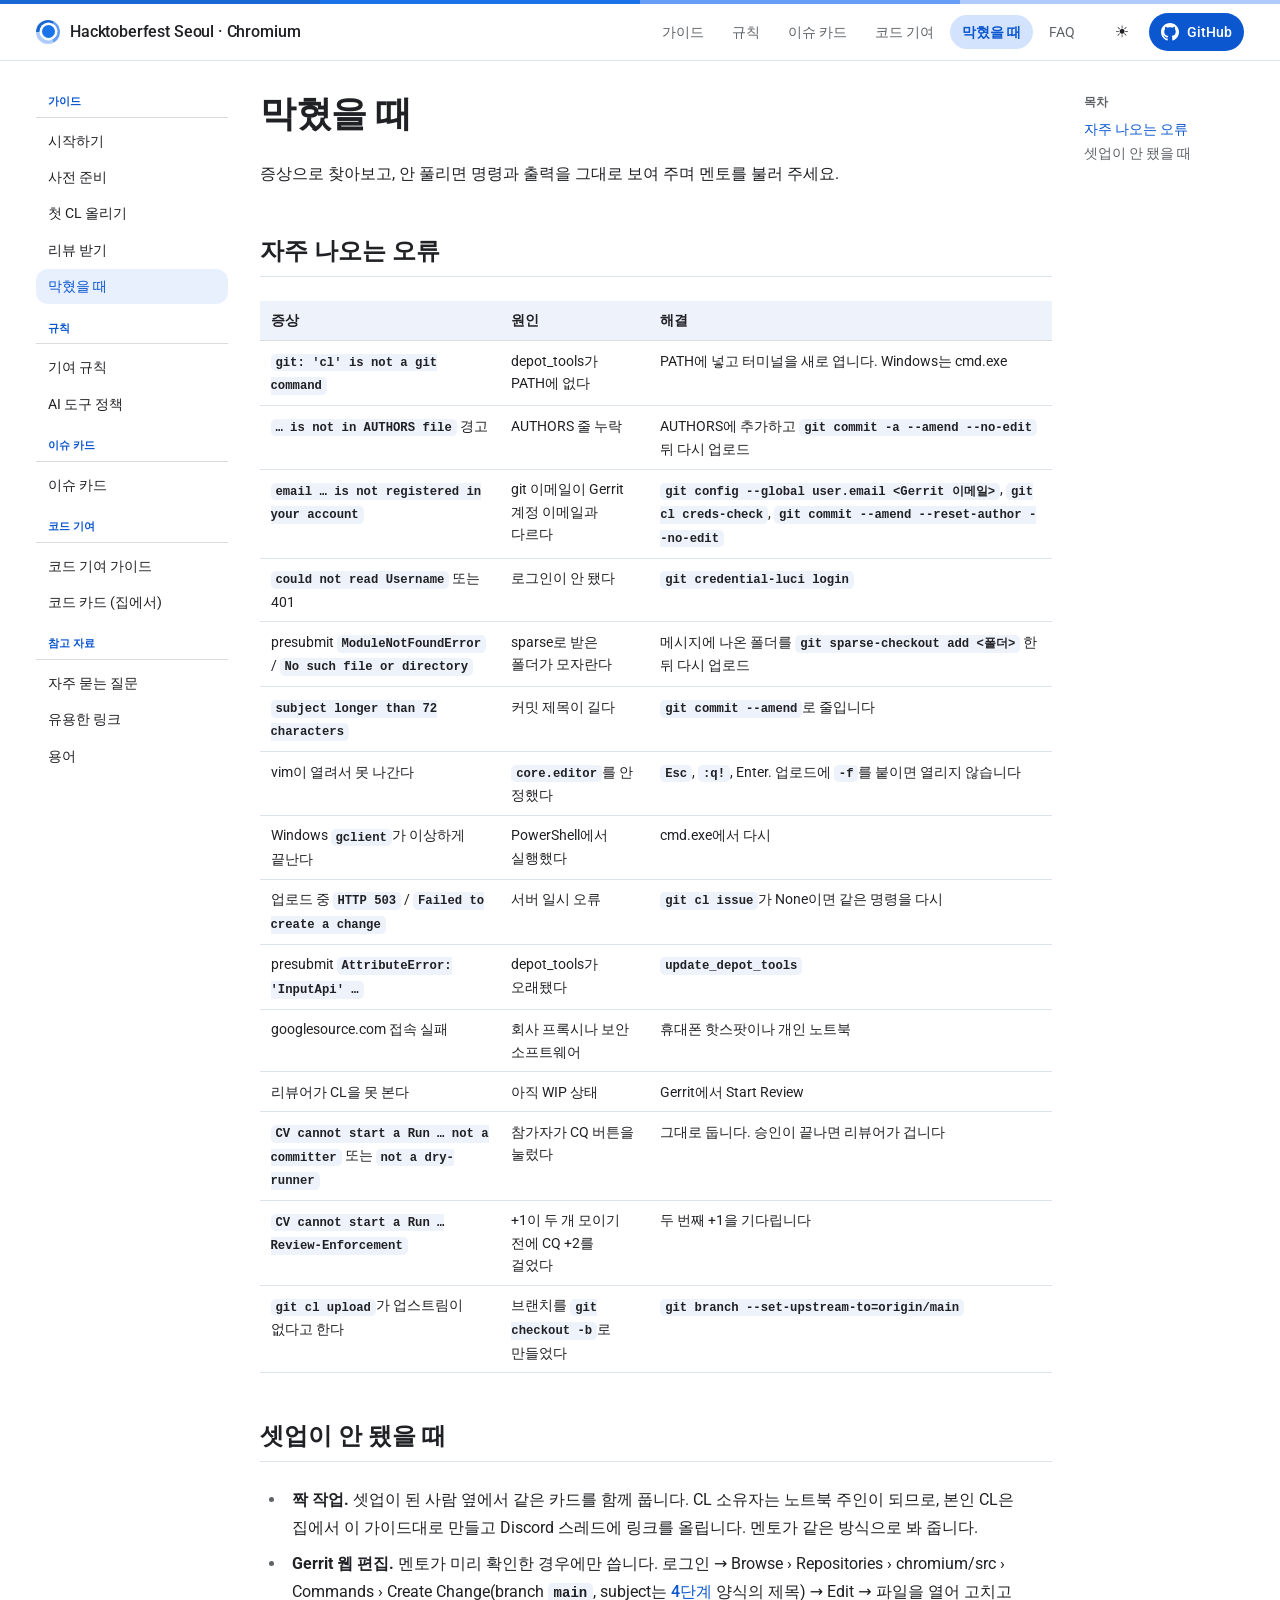
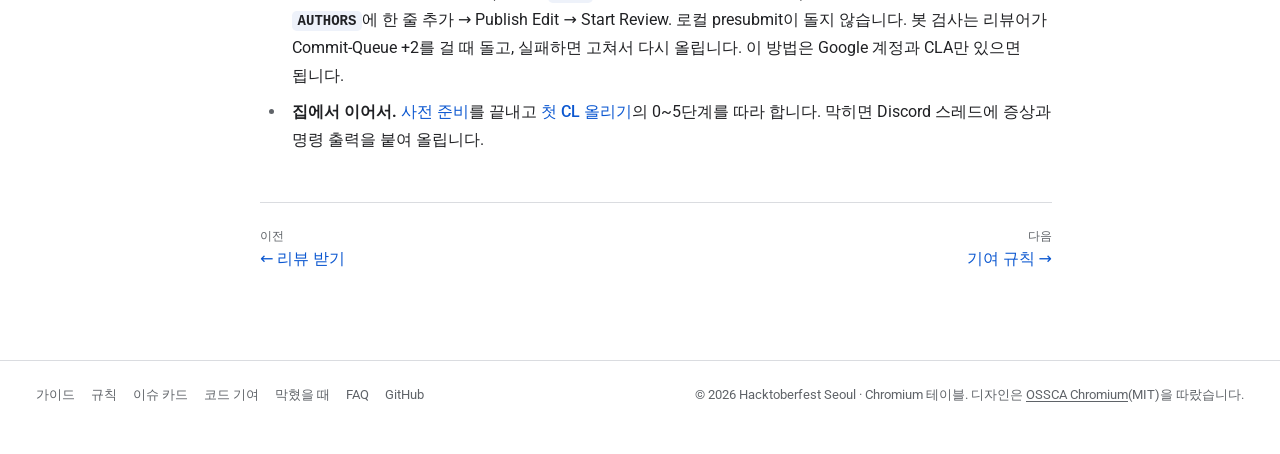
<file: docs/troubleshooting.html>
<!doctype html>
<html lang="ko">
<head>
<meta charset="utf-8">
<meta name="viewport" content="width=device-width, initial-scale=1">
<title>막혔을 때 | Hacktoberfest Seoul · Chromium</title>
<meta name="description" content="자주 나오는 오류와 해결, 셋업이 안 됐을 때의 대안">
<meta property="og:title" content="막혔을 때 | Hacktoberfest Seoul · Chromium">
<meta property="og:description" content="자주 나오는 오류와 해결, 셋업이 안 됐을 때의 대안">
<meta property="og:type" content="website">
<meta name="theme-color" content="#ffffff">
<link rel="icon" href="assets/favicon.png">
<link rel="preconnect" href="https://fonts.googleapis.com">
<link rel="preconnect" href="https://fonts.gstatic.com" crossorigin>
<link rel="stylesheet" href="https://fonts.googleapis.com/css2?family=Roboto:wght@400;500;700&display=swap">
<link rel="stylesheet" href="assets/site.css">
<script>(function(){try{var t=localStorage.getItem('theme');var d=t?t==='dark':window.matchMedia('(prefers-color-scheme: dark)').matches;if(d)document.documentElement.classList.add('dark');}catch(e){}})();</script>
</head>
<body>
<a class="skip" href="#main">본문으로 건너뛰기</a>
<header class="site-header">
  <div class="strip" aria-hidden="true"></div>
  <div class="container header-row">
    <a class="brand" href="index.html"><span class="mark" aria-hidden="true"><span></span></span><span class="brand-text">Hacktoberfest Seoul · Chromium</span></a>
    <nav class="site-nav" aria-label="주 메뉴"><a href="index.html">가이드</a><a href="rules.html">규칙</a><a href="cards.html">이슈 카드</a><a href="code-guide.html">코드 기여</a><a href="troubleshooting.html" aria-current="page" class="is-active">막혔을 때</a><a href="faq.html">FAQ</a></nav>
    <div class="header-actions">
      <button type="button" class="theme-toggle" aria-label="테마 전환"><span class="sun">☀️</span><span class="moon">🌙</span></button>
      <a class="gh-pill" href="https://github.com/jmsmg/hacktoberfest-seoul-2026-chromium" target="_blank" rel="noopener" aria-label="GitHub 저장소"><svg xmlns="http://www.w3.org/2000/svg" width="18" height="18" viewBox="0 0 24 24" fill="currentColor" aria-hidden="true"><path d="M12 0c-6.626 0-12 5.373-12 12 0 5.302 3.438 9.8 8.207 11.387.599.111.793-.261.793-.577v-2.234c-3.338.726-4.033-1.416-4.033-1.416-.546-1.387-1.333-1.756-1.333-1.756-1.089-.745.083-.729.083-.729 1.205.084 1.839 1.237 1.839 1.237 1.07 1.834 2.807 1.304 3.492.997.107-.775.418-1.305.762-1.604-2.665-.305-5.467-1.334-5.467-5.931 0-1.311.469-2.381 1.236-3.221-.124-.303-.535-1.524.117-3.176 0 0 1.008-.322 3.301 1.23.957-.266 1.983-.399 3.003-.404 1.02.005 2.047.138 3.006.404 2.291-1.552 3.297-1.23 3.297-1.23.653 1.653.242 2.874.118 3.176.77.84 1.235 1.911 1.235 3.221 0 4.609-2.807 5.624-5.479 5.921.43.372.823 1.102.823 2.222v3.293c0 .319.192.694.801.576 4.765-1.589 8.199-6.086 8.199-11.386 0-6.627-5.373-12-12-12z"/></svg><span>GitHub</span></a>
    </div>
  </div>
</header>
<main id="main" class="container main">
<div class="doc-layout">
  <aside class="doc-sidebar"><div class="docs-group"><h2>가이드</h2><ul><li><a href="start.html">시작하기</a></li><li><a href="setup.html">사전 준비</a></li><li><a href="first-cl.html">첫 CL 올리기</a></li><li><a href="review.html">리뷰 받기</a></li><li><a href="troubleshooting.html" aria-current="page" class="is-active">막혔을 때</a></li></ul></div><div class="docs-group"><h2>규칙</h2><ul><li><a href="rules.html">기여 규칙</a></li><li><a href="ai.html">AI 도구 정책</a></li></ul></div><div class="docs-group"><h2>이슈 카드</h2><ul><li><a href="cards.html">이슈 카드</a></li></ul></div><div class="docs-group"><h2>코드 기여</h2><ul><li><a href="code-guide.html">코드 기여 가이드</a></li><li><a href="code.html">코드 카드 (집에서)</a></li></ul></div><div class="docs-group"><h2>참고 자료</h2><ul><li><a href="faq.html">자주 묻는 질문</a></li><li><a href="links.html">유용한 링크</a></li><li><a href="glossary.html">용어</a></li></ul></div></aside>
  <article class="doc">
    <details class="m-only m-collapse"><summary>문서 목록</summary><div class="m-collapse-body"><div class="docs-group"><h2>가이드</h2><ul><li><a href="start.html">시작하기</a></li><li><a href="setup.html">사전 준비</a></li><li><a href="first-cl.html">첫 CL 올리기</a></li><li><a href="review.html">리뷰 받기</a></li><li><a href="troubleshooting.html" aria-current="page" class="is-active">막혔을 때</a></li></ul></div><div class="docs-group"><h2>규칙</h2><ul><li><a href="rules.html">기여 규칙</a></li><li><a href="ai.html">AI 도구 정책</a></li></ul></div><div class="docs-group"><h2>이슈 카드</h2><ul><li><a href="cards.html">이슈 카드</a></li></ul></div><div class="docs-group"><h2>코드 기여</h2><ul><li><a href="code-guide.html">코드 기여 가이드</a></li><li><a href="code.html">코드 카드 (집에서)</a></li></ul></div><div class="docs-group"><h2>참고 자료</h2><ul><li><a href="faq.html">자주 묻는 질문</a></li><li><a href="links.html">유용한 링크</a></li><li><a href="glossary.html">용어</a></li></ul></div></div></details>
    <details class="m-only m-collapse"><summary>목차</summary><div class="m-collapse-body toc"><ul><li class="lv2"><a href="#자주-나오는-오류">자주 나오는 오류</a></li><li class="lv2"><a href="#셋업이-안-됐을-때">셋업이 안 됐을 때</a></li></ul></div></details>
    <h1 class="page-title">막혔을 때</h1>
    <div class="prose">
<p>증상으로 찾아보고, 안 풀리면 명령과 출력을 그대로 보여 주며 멘토를 불러 주세요.</p>
<h2 id="자주-나오는-오류">자주 나오는 오류<a class="anchor" href="#자주-나오는-오류" aria-label="이 절 링크">#</a></h2>
<div class="table-wrap"><table class="stack">
<thead>
<tr>
<th>증상</th>
<th>원인</th>
<th>해결</th>
</tr>
</thead>
<tbody><tr>
<td data-label="증상"><code>git: &#39;cl&#39; is not a git command</code></td>
<td data-label="원인">depot_tools가 PATH에 없다</td>
<td data-label="해결">PATH에 넣고 터미널을 새로 엽니다. Windows는 cmd.exe</td>
</tr>
<tr>
<td data-label="증상"><code>… is not in AUTHORS file</code> 경고</td>
<td data-label="원인">AUTHORS 줄 누락</td>
<td data-label="해결">AUTHORS에 추가하고 <code>git commit -a --amend --no-edit</code> 뒤 다시 업로드</td>
</tr>
<tr>
<td data-label="증상"><code>email … is not registered in your account</code></td>
<td data-label="원인">git 이메일이 Gerrit 계정 이메일과 다르다</td>
<td data-label="해결"><code>git config --global user.email &lt;Gerrit 이메일&gt;</code>, <code>git cl creds-check</code>, <code>git commit --amend --reset-author --no-edit</code></td>
</tr>
<tr>
<td data-label="증상"><code>could not read Username</code> 또는 401</td>
<td data-label="원인">로그인이 안 됐다</td>
<td data-label="해결"><code>git credential-luci login</code></td>
</tr>
<tr>
<td data-label="증상">presubmit <code>ModuleNotFoundError</code> / <code>No such file or directory</code></td>
<td data-label="원인">sparse로 받은 폴더가 모자란다</td>
<td data-label="해결">메시지에 나온 폴더를 <code>git sparse-checkout add &lt;폴더&gt;</code> 한 뒤 다시 업로드</td>
</tr>
<tr>
<td data-label="증상"><code>subject longer than 72 characters</code></td>
<td data-label="원인">커밋 제목이 길다</td>
<td data-label="해결"><code>git commit --amend</code>로 줄입니다</td>
</tr>
<tr>
<td data-label="증상">vim이 열려서 못 나간다</td>
<td data-label="원인"><code>core.editor</code>를 안 정했다</td>
<td data-label="해결"><code>Esc</code>, <code>:q!</code>, Enter. 업로드에 <code>-f</code>를 붙이면 열리지 않습니다</td>
</tr>
<tr>
<td data-label="증상">Windows <code>gclient</code>가 이상하게 끝난다</td>
<td data-label="원인">PowerShell에서 실행했다</td>
<td data-label="해결">cmd.exe에서 다시</td>
</tr>
<tr>
<td data-label="증상">업로드 중 <code>HTTP 503</code> / <code>Failed to create a change</code></td>
<td data-label="원인">서버 일시 오류</td>
<td data-label="해결"><code>git cl issue</code>가 None이면 같은 명령을 다시</td>
</tr>
<tr>
<td data-label="증상">presubmit <code>AttributeError: &#39;InputApi&#39; …</code></td>
<td data-label="원인">depot_tools가 오래됐다</td>
<td data-label="해결"><code>update_depot_tools</code></td>
</tr>
<tr>
<td data-label="증상">googlesource.com 접속 실패</td>
<td data-label="원인">회사 프록시나 보안 소프트웨어</td>
<td data-label="해결">휴대폰 핫스팟이나 개인 노트북</td>
</tr>
<tr>
<td data-label="증상">리뷰어가 CL을 못 본다</td>
<td data-label="원인">아직 WIP 상태</td>
<td data-label="해결">Gerrit에서 Start Review</td>
</tr>
<tr>
<td data-label="증상"><code>CV cannot start a Run … not a committer</code> 또는 <code>not a dry-runner</code></td>
<td data-label="원인">참가자가 CQ 버튼을 눌렀다</td>
<td data-label="해결">그대로 둡니다. 승인이 끝나면 리뷰어가 겁니다</td>
</tr>
<tr>
<td data-label="증상"><code>CV cannot start a Run … Review-Enforcement</code></td>
<td data-label="원인">+1이 두 개 모이기 전에 CQ +2를 걸었다</td>
<td data-label="해결">두 번째 +1을 기다립니다</td>
</tr>
<tr>
<td data-label="증상"><code>git cl upload</code>가 업스트림이 없다고 한다</td>
<td data-label="원인">브랜치를 <code>git checkout -b</code>로 만들었다</td>
<td data-label="해결"><code>git branch --set-upstream-to=origin/main</code></td>
</tr>
</tbody></table></div>
<h2 id="셋업이-안-됐을-때">셋업이 안 됐을 때<a class="anchor" href="#셋업이-안-됐을-때" aria-label="이 절 링크">#</a></h2>
<ul>
<li><strong>짝 작업.</strong> 셋업이 된 사람 옆에서 같은 카드를 함께 풉니다. CL 소유자는 노트북 주인이 되므로, 본인 CL은 집에서 이 가이드대로 만들고 Discord 스레드에 링크를 올립니다. 멘토가 같은 방식으로 봐 줍니다.</li>
<li><strong>Gerrit 웹 편집.</strong> 멘토가 미리 확인한 경우에만 씁니다. 로그인 → Browse › Repositories › chromium/src › Commands › Create Change(branch <code>main</code>, subject는 <a href="first-cl.html">4단계</a> 양식의 제목) → Edit → 파일을 열어 고치고 <code>AUTHORS</code>에 한 줄 추가 → Publish Edit → Start Review. 로컬 presubmit이 돌지 않습니다. 봇 검사는 리뷰어가 Commit-Queue +2를 걸 때 돌고, 실패하면 고쳐서 다시 올립니다. 이 방법은 Google 계정과 CLA만 있으면 됩니다.</li>
<li><strong>집에서 이어서.</strong> <a href="setup.html">사전 준비</a>를 끝내고 <a href="first-cl.html">첫 CL 올리기</a>의 0~5단계를 따라 합니다. 막히면 Discord 스레드에 증상과 명령 출력을 붙여 올립니다.</li>
</ul>

    </div>
    <nav class="pager" aria-label="이전 다음 문서"><a class="prev" href="review.html"><span>이전</span>← 리뷰 받기</a><a class="next" href="rules.html"><span>다음</span>기여 규칙 →</a></nav>
  </article>
  <aside class="doc-toc"><nav class="toc" aria-label="목차"><h2>목차</h2><ul><li class="lv2"><a href="#자주-나오는-오류">자주 나오는 오류</a></li><li class="lv2"><a href="#셋업이-안-됐을-때">셋업이 안 됐을 때</a></li></ul></nav></aside>
</div>
</main>
<footer class="site-footer">
  <div class="container footer-row">
    <nav class="footer-nav" aria-label="바닥 메뉴"><a href="index.html">가이드</a><a href="rules.html">규칙</a><a href="cards.html">이슈 카드</a><a href="code-guide.html">코드 기여</a><a href="troubleshooting.html">막혔을 때</a><a href="faq.html">FAQ</a><a href="https://github.com/jmsmg/hacktoberfest-seoul-2026-chromium" target="_blank" rel="noopener">GitHub</a></nav>
    <p>© 2026 Hacktoberfest Seoul · Chromium 테이블. 디자인은 <a href="https://github.com/OSSCA-chromium/contributions" target="_blank" rel="noopener">OSSCA Chromium</a>(MIT)을 따랐습니다.</p>
  </div>
</footer>
<script src="assets/site.js"></script>
</body>
</html>
</file>
<file: docs/assets/site.css>
/* Hacktoberfest Seoul · Chromium 가이드
   색·글꼴·배치는 OSSCA Chromium 가이드(github.com/OSSCA-chromium/contributions, MIT)의
   src/app/globals.css 토큰과 DESIGN.md(Google I/O 테마)를 옮겨 온 것이다. */

:root {
  --primary: #0b57d0;
  --on-primary: #ffffff;
  --primary-container: #e8f0fe;
  --primary-weak: #d3e3fd;
  --bg: #ffffff;
  --surface: #f8f9fa;
  --surface-variant: #f1f3f4;
  --ink: #202124;
  --muted: #5f6368;
  --outline: #dadce0;
  --success: #188038;
  --success-weak: #e6f4ea;
  --warning-ink: #7c4a03;
  --warning-weak: #feefc3;
  --error: #d93025;
  --link: #0b57d0;
  --c1: #1967d2;
  --c2: #1a73e8;
  --c3: #669df6;
  --c4: #aecbfa;
  --m1: #f7f9fc;
  --m2: #eef2fa;
  --m3: #e3eaf8;
  --mline: #dde3ec;
  --mesh-base: #f8f9fa;
  --mesh-blue: rgba(66, 133, 244, 0.16);
  --mesh-green: rgba(52, 168, 83, 0.14);
  --mesh-yellow: rgba(251, 188, 4, 0.14);
  --mesh-red: rgba(234, 67, 53, 0.1);
  --gradient-from: #1767d1;
  --gradient-to: #679ef5;
  --code-bg: #1f2937;
  --code-ink: #f3f4f6;
  --code-comment: #9ca3af;
  --stat-blue: #1a73e8;
  --stat-green: #188038;
  --stat-amber: #b06000;
  --font: "Roboto", "Apple SD Gothic Neo", "Malgun Gothic", "Noto Sans KR", system-ui, -apple-system, sans-serif;
  --mono: "Menlo", "Monaco", "Consolas", "Courier New", monospace;
  color-scheme: light;
}

.dark {
  --primary: #8ab4f8;
  --on-primary: #202124;
  --primary-container: #28374e;
  --primary-weak: #28374e;
  --bg: #202124;
  --surface: #292a2d;
  --surface-variant: #3c4043;
  --ink: #e8eaed;
  --muted: #9aa0a6;
  --outline: #5f6368;
  --success: #81c995;
  --success-weak: #1f3529;
  --warning-ink: #fdd663;
  --warning-weak: #3f3219;
  --error: #f28b82;
  --link: #8ab4f8;
  --c1: #aecbfa;
  --c2: #669df6;
  --c3: #1a73e8;
  --c4: #1967d2;
  --m1: #282a2d;
  --m2: #303134;
  --m3: #3c4043;
  --mline: #3c4043;
  --mesh-base: #292a2d;
  --mesh-blue: rgba(138, 180, 248, 0.14);
  --mesh-green: rgba(129, 201, 149, 0.12);
  --mesh-yellow: rgba(253, 214, 99, 0.1);
  --mesh-red: rgba(242, 139, 130, 0.08);
  --gradient-from: #8ab4f8;
  --gradient-to: #c6dafc;
  --code-bg: #171a1f;
  --stat-blue: #8ab4f8;
  --stat-green: #81c995;
  --stat-amber: #fdd663;
  color-scheme: dark;
}

*, *::before, *::after { box-sizing: border-box; }
html { -webkit-text-size-adjust: 100%; scroll-padding-top: 5rem; }
body {
  margin: 0;
  background: var(--bg);
  color: var(--ink);
  font-family: var(--font);
  line-height: 1.6;
  min-height: 100vh;
  display: flex;
  flex-direction: column;
  word-break: keep-all;
  overflow-wrap: anywhere;
}
a { color: inherit; text-decoration: none; }
img { display: block; max-width: 100%; height: auto; }
button { font: inherit; color: inherit; }
code { font-family: var(--mono); }

.container { width: 100%; max-width: 80rem; margin: 0 auto; padding: 0 2.25rem; }
@media (max-width: 640px) { .container { padding: 0 1rem; } }

.skip { position: absolute; left: -999px; top: 0; background: var(--primary); color: var(--on-primary); padding: .5rem 1rem; border-radius: 0 0 .5rem 0; z-index: 50; }
.skip:focus { left: 0; }
:focus-visible { outline: 2px solid var(--primary); outline-offset: 2px; border-radius: 4px; }

/* ---------- 머리 ---------- */
.site-header { position: sticky; top: 0; z-index: 20; background: var(--bg); border-bottom: 1px solid var(--mline); }
.strip { height: 4px; background: linear-gradient(90deg, var(--c1) 0 25%, var(--c2) 25% 50%, var(--c3) 50% 75%, var(--c4) 75% 100%); }
.header-row { display: flex; align-items: center; gap: 1.25rem; min-height: 3.5rem; }
.brand { display: inline-flex; align-items: center; gap: .625rem; min-width: 0; margin-right: auto; font-size: 15.5px; font-weight: 500; letter-spacing: -.01em; white-space: nowrap; }
.brand-text { min-width: 0; overflow: hidden; text-overflow: ellipsis; }
.mark { position: relative; display: inline-block; flex: none; width: 24px; height: 24px; border-radius: 50%;
  background: conic-gradient(from -90deg, var(--c1) 0 33.34%, var(--c3) 33.34% 66.67%, var(--c4) 66.67% 100%); }
.mark > span { position: absolute; inset: 5.5px; border-radius: 50%; background: var(--c2); box-shadow: 0 0 0 2.5px var(--bg); }
.site-nav { display: flex; flex-wrap: wrap; gap: .25rem; font-size: 14px; }
.site-nav a { padding: .375rem .75rem; border-radius: 9999px; color: var(--muted); }
.site-nav a:hover { background: var(--m2); }
.site-nav a.is-active { background: var(--primary-weak); color: var(--primary); font-weight: 600; }
.header-actions { display: flex; align-items: center; gap: .5rem; }
.theme-toggle { border: 0; background: transparent; padding: .5rem; border-radius: 9999px; cursor: pointer; line-height: 1; font-size: 16px; }
.theme-toggle:hover { background: var(--surface-variant); }
.theme-toggle .moon, .dark .theme-toggle .sun { display: none; }
.dark .theme-toggle .moon { display: inline; }
.gh-pill { display: inline-flex; align-items: center; gap: .5rem; margin-left: .25rem; padding: .5rem .75rem; border-radius: 9999px; background: var(--primary); color: var(--on-primary); font-size: 14px; font-weight: 500; }
.gh-pill:hover { opacity: .9; }
@media (max-width: 900px) {
  .header-row { display: grid; grid-template-columns: minmax(0, 1fr) auto; gap: .5rem .75rem; padding-top: .5rem; padding-bottom: .5rem; }
  .site-nav { order: 3; grid-column: 1 / -1; font-size: 13px; }
  .site-nav a { padding: .375rem .5rem; }
}
@media (max-width: 480px) { .gh-pill span { display: none; } .gh-pill { padding: .5rem; margin-left: 0; } }

.main { flex: 1; padding-top: 2rem; padding-bottom: 2rem; min-width: 0; }

/* ---------- 문서 배치: 왼쪽 목록 · 본문 · 오른쪽 목차 ---------- */
.doc-layout { display: grid; grid-template-columns: 12rem minmax(0, 1fr) 10rem; gap: 2rem; align-items: start; }
.doc-sidebar, .doc-toc { position: sticky; top: 5.25rem; max-height: calc(100vh - 6rem); overflow: auto; }
.doc { min-width: 0; max-width: 50rem; }
.m-only { display: none; }
@media (max-width: 1023px) {
  .doc-layout { grid-template-columns: minmax(0, 1fr); }
  .doc-sidebar, .doc-toc { display: none; }
  .m-only { display: block; }
}

.docs-group { margin-bottom: 1rem; font-size: 14px; }
.docs-group h2 { margin: 0 0 .375rem; padding: 0 .75rem .375rem; border-bottom: 1px solid var(--outline); font-size: 11px; font-weight: 600; color: var(--primary); }
.docs-group ul { list-style: none; margin: 0; padding: 0; }
.docs-group li + li { margin-top: .125rem; }
.docs-group a { display: block; padding: .375rem .75rem; border-radius: .75rem; color: var(--ink); }
.docs-group a:hover { background: var(--surface-variant); }
.docs-group a.is-active { background: var(--primary-container); color: var(--primary); font-weight: 500; }

.toc { font-size: 14px; }
.toc h2 { margin: 0 0 .5rem; font-size: 12px; font-weight: 600; color: var(--muted); }
.toc ul { list-style: none; margin: 0; padding: 0; }
.toc li { margin: .25rem 0; line-height: 1.4; }
.toc li.lv3 { padding-left: .75rem; }
.toc a { color: var(--muted); }
.toc a:hover, .toc a.is-current { color: var(--primary); }

.m-collapse { margin-bottom: .75rem; border: 1px solid var(--mline); border-radius: 1rem; background: var(--m1); }
.m-collapse > summary { cursor: pointer; padding: .625rem 1rem; font-size: 14px; font-weight: 500; color: var(--muted); list-style: none; }
.m-collapse > summary::-webkit-details-marker { display: none; }
.m-collapse > summary::after { content: "▾"; float: right; }
.m-collapse[open] > summary::after { content: "▴"; }
.m-collapse-body { padding: .25rem .5rem .75rem; }

.page-title { margin: 0 0 1.5rem; font-size: 2.25rem; line-height: 1.2; font-weight: 700; letter-spacing: -.01em; }
@media (max-width: 640px) { .page-title { font-size: 1.875rem; } }

/* ---------- 본문 (Tailwind typography 기본값 + OSSCA 덮어쓰기) ---------- */
.prose { font-size: 1rem; line-height: 1.75; color: var(--ink); }
.prose > :first-child { margin-top: 0; }
.prose p { margin: 1.25em 0; }
.prose a { color: var(--link); font-weight: 500; }
.prose a:hover { text-decoration: underline; }
.prose strong { font-weight: 700; }
.prose h2 { margin: 2em 0 1em; padding-bottom: .5rem; border-bottom: 1px solid var(--mline); font-size: 1.5em; line-height: 1.33; font-weight: 700; }
.prose h3 { margin: 1.6em 0 .6em; font-size: 1.25em; line-height: 1.6; font-weight: 600; }
.prose h2, .prose h3 { position: relative; scroll-margin-top: 5rem; }
.prose .anchor { margin-left: .4em; color: var(--outline); font-weight: 400; opacity: 0; }
.prose h2:hover .anchor, .prose h3:hover .anchor, .prose .anchor:focus { opacity: 1; }
.prose ul, .prose ol { margin: 1.25em 0; padding-left: 1.625em; }
.prose li { margin: .5em 0; padding-left: .375em; }
.prose li::marker { color: var(--muted); }
.prose :not(pre) > code { padding: .15em .4em; border-radius: .3rem; background: var(--m2); color: var(--ink); font-size: .875em; font-weight: 600; }
.prose figure { margin: 2em 0; }
.prose figure img { border: 1px solid var(--mline); border-radius: .75rem; background: #fff; }
.prose figure.narrow img { width: 100%; max-width: 28rem; }
.prose figcaption { margin-top: .75em; font-size: .875em; color: var(--muted); }

.code-block { position: relative; margin: 1.5em 0; }
.code-block pre { margin: 0; padding: 1.25rem 1.5rem; border-radius: .75rem; background: var(--code-bg); color: var(--code-ink); overflow-x: auto; }
.dark .code-block pre { border: 1px solid var(--outline); }
.code-block code { display: block; font-family: var(--mono); font-size: .875rem; line-height: 1.6; white-space: pre; background: transparent; color: inherit; }
.code-block .c { color: var(--code-comment); font-style: italic; }
.code-block .copy { position: absolute; top: .5rem; right: .5rem; padding: .25rem .625rem; border: 1px solid #4b5563; border-radius: 9999px; background: #374151; color: #e5e7eb; font-size: 12px; cursor: pointer; }
/* 마우스가 있으면 올렸을 때만 보이고, 터치 화면에서는 늘 보이되 첫 줄을 가리지 않게 위에 자리를 둔다 */
@media (hover: hover) {
  .code-block .copy { opacity: 0; transition: opacity .15s; }
  .code-block:hover .copy, .code-block .copy:focus-visible, .code-block .copy.done { opacity: 1; }
}
@media (hover: none) { .code-block pre { padding-top: 2.75rem; } }
.code-block .copy.done { background: #188038; border-color: #188038; color: #fff; }
.code-block pre::-webkit-scrollbar { height: 8px; background: #1f2937; }
.code-block pre::-webkit-scrollbar-thumb { background: #4b5563; border-radius: 4px; }

.table-wrap { margin: 1.5em 0; overflow-x: auto; }
.prose table { width: 100%; border-collapse: collapse; font-size: .875em; line-height: 1.6; }
.prose th { text-align: left; font-weight: 600; padding: .6em .75em; border-bottom: 1px solid var(--outline); background: var(--m2); white-space: nowrap; }
.prose td { padding: .6em .75em; border-bottom: 1px solid var(--mline); vertical-align: top; }
/* 좁은 화면: 표의 행을 카드처럼 쌓고, 칸마다 머리글 이름(data-label)을 위에 붙인다 */
@media (max-width: 640px) {
  .prose .table-wrap { overflow: visible; }
  .prose table.stack, .prose table.stack tbody, .prose table.stack tr, .prose table.stack td { display: block; width: 100%; }
  .prose table.stack thead { display: none; }
  .prose table.stack { font-size: .9375em; border-top: 1px solid var(--outline); }
  .prose table.stack tr { padding: .75rem 0; border-bottom: 1px solid var(--mline); }
  .prose table.stack td { padding: .125rem 0; border: 0; }
  .prose table.stack td:empty { display: none; }
  .prose table.stack td::before { content: attr(data-label); display: block; margin-bottom: .125rem; font-size: 12px; font-weight: 600; color: var(--muted); }
  .prose table.stack td:first-child { font-weight: 600; }
}

.pager { display: flex; justify-content: space-between; gap: 1rem; margin-top: 3rem; padding-top: 1.5rem; border-top: 1px solid var(--outline); }
.pager a { display: flex; flex-direction: column; color: var(--primary); }
.pager a:hover { text-decoration: underline; }
.pager a span { font-size: 12px; color: var(--muted); }
.pager .next { text-align: right; align-items: flex-end; }

/* ---------- 첫 화면 ---------- */
.hero { padding: 3rem; border-radius: 2rem; margin-bottom: 1.5rem; border: 1px solid var(--mline); }
.brand-mesh {
  background-color: var(--mesh-base);
  background-image:
    radial-gradient(55% 85% at 10% 0%, var(--mesh-blue), transparent 62%),
    radial-gradient(50% 75% at 90% 8%, var(--mesh-green), transparent 60%),
    radial-gradient(45% 70% at 78% 95%, var(--mesh-yellow), transparent 62%),
    radial-gradient(40% 65% at 15% 100%, var(--mesh-red), transparent 65%);
  background-size: 150% 150%;
  animation: brand-mesh-drift 20s ease-in-out infinite alternate;
}
@keyframes brand-mesh-drift { 0% { background-position: 0% 0%; } 100% { background-position: 100% 100%; } }
@media (prefers-reduced-motion: reduce) { .brand-mesh { animation: none; } }
.brand-gradient-text { background-image: linear-gradient(90deg, var(--gradient-from), var(--gradient-to)); -webkit-background-clip: text; background-clip: text; color: transparent; }
.eyebrow { display: flex; flex-wrap: wrap; align-items: center; gap: .5rem .75rem; margin: 0 0 1rem; font-size: 14px; color: var(--muted); }
.label-chip { display: inline-block; padding: .25rem .75rem; border-radius: 9999px; background: var(--primary-container); color: var(--primary); font-weight: 500; font-size: 13px; }
.hero-title { margin: 0; font-size: clamp(2.5rem, 6vw, 3.75rem); line-height: 1.1; font-weight: 700; letter-spacing: -.02em; }
.hero-lead { max-width: 40rem; margin: 1.25rem 0 0; font-size: 1.125rem; line-height: 1.7; color: var(--ink); }
.hero-lead code { padding: .1em .35em; border-radius: .3rem; background: var(--m2); font-size: .9em; font-weight: 600; }
.hero-cta { display: flex; flex-wrap: wrap; gap: .75rem; margin-top: 2rem; }
.btn { display: inline-flex; align-items: center; justify-content: center; padding: .7rem 1.5rem; border-radius: 9999px; font-size: 15px; font-weight: 500; }
.btn-primary { background: var(--primary); color: var(--on-primary); }
.btn-primary:hover { opacity: .9; }
.btn-outline { border: 1px solid var(--outline); color: var(--ink); background: var(--bg); }
.btn-outline:hover { background: var(--surface-variant); }
@media (max-width: 640px) { .hero { padding: 2rem 1.25rem; border-radius: 1.5rem; } }

.stats { display: grid; grid-template-columns: repeat(3, minmax(0, 1fr)); gap: 1rem; margin-bottom: 3rem; }
.stat { padding: 1.5rem; border: 1px solid var(--mline); border-radius: 1.5rem; background: var(--surface); }
.stat-num { margin: 0; font-size: 2.25rem; line-height: 1.1; font-weight: 700; }
.stat-num.blue { color: var(--stat-blue); }
.stat-num.green { color: var(--stat-green); }
.stat-num.amber { color: var(--stat-amber); }
.stat-label { margin: .5rem 0 0; font-size: 14px; color: var(--muted); }
@media (max-width: 760px) { .stats { grid-template-columns: minmax(0, 1fr); } }

.index-group { margin-bottom: 1.5rem; }
.index-group h2 { margin: 0 0 .5rem; padding-bottom: .375rem; border-bottom: 1px solid var(--outline); font-size: 14px; font-weight: 600; color: var(--primary); }
.index-group ul { list-style: none; margin: 0; padding: 0; }
.index-group a { display: flex; flex-wrap: wrap; align-items: baseline; gap: 0 .5rem; padding: .375rem .75rem; border-radius: .75rem; }
.index-group a:hover { background: var(--surface-variant); }
.index-title { font-weight: 500; color: var(--primary); font-size: 1.0625rem; }
.index-desc { font-size: 14px; color: var(--muted); }

/* ---------- 이슈 카드 ---------- */
.card-filters { display: flex; flex-wrap: wrap; gap: .5rem; margin: 1.5rem 0 1rem; }
.chip { border: 0; padding: .4rem 1rem; border-radius: 9999px; background: var(--surface-variant); color: var(--muted); font-size: 14px; cursor: pointer; }
.chip b { font-weight: 600; }
.chip.is-active { background: var(--primary); color: var(--on-primary); }
.card-list { list-style: none; margin: 0 0 1.5rem; padding: 0; border: 1px solid var(--mline); border-radius: 1rem; overflow: hidden; }
.prose .card-list li { margin: 0; padding-left: 0; }
.card-row { display: grid; grid-template-columns: 2rem 3.25rem minmax(0, 1fr) auto; gap: .25rem .75rem; align-items: baseline; padding: .75rem 1rem; border-bottom: 1px solid var(--mline); }
.card-row:last-child { border-bottom: 0; }
.card-row:hover { background: var(--m1); }
.card-row[hidden] { display: none; }
.card-num { color: var(--muted); font-size: 14px; font-variant-numeric: tabular-nums; }
.card-body { min-width: 0; }
.prose code.card-file { padding: 0; background: transparent; font-size: .875rem; font-weight: 600; overflow-wrap: anywhere; }
.card-todo { margin: .125rem 0 0 !important; font-size: 14px; line-height: 1.6; color: var(--muted); }
.card-open { font-size: 13px; font-weight: 500; color: var(--link) !important; white-space: nowrap; }
.badge { display: inline-block; padding: .1rem .55rem; border-radius: 9999px; font-size: 12px; font-weight: 600; text-align: center; white-space: nowrap; }
.badge-easy { background: var(--success-weak); color: var(--success); }
.badge-normal { background: var(--warning-weak); color: var(--warning-ink); }
.badge-caution { margin-left: .5rem; background: var(--surface-variant); color: var(--muted); }
@media (max-width: 640px) {
  .card-row { grid-template-columns: auto auto minmax(0, 1fr); }
  .card-body { grid-column: 1 / -1; }
  .card-open { grid-column: 3; grid-row: 1; justify-self: end; }
}

/* ---------- 바닥 ---------- */
.site-footer { margin-top: 3.5rem; border-top: 1px solid var(--outline); }
.footer-row { display: flex; flex-wrap: wrap; align-items: center; justify-content: space-between; gap: 1rem; padding-top: 1.5rem; padding-bottom: 3rem; font-size: 13px; color: var(--muted); }
.footer-row p { margin: 0; }
.footer-nav { display: flex; flex-wrap: wrap; gap: 1rem; }
.footer-row a:hover { color: var(--primary); }
.footer-row p a { text-decoration: underline; text-underline-offset: 2px; }
</file>
